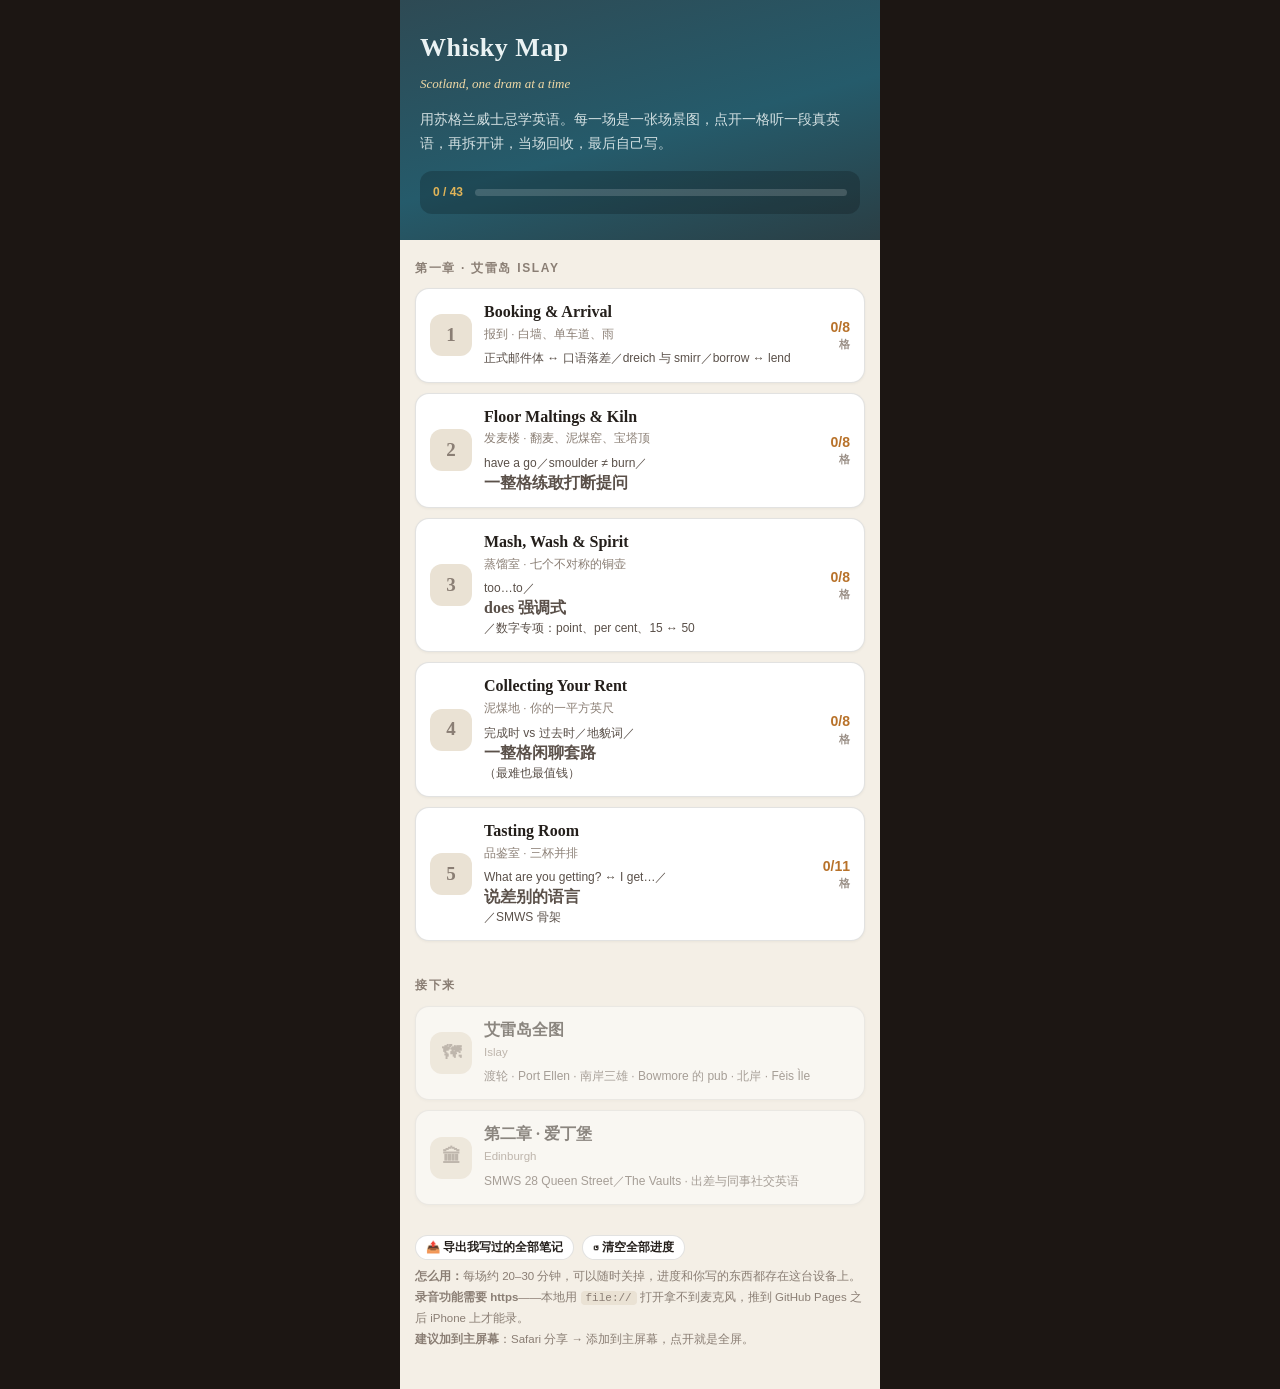
<file: index.html>
<!doctype html>
<html lang="zh-CN">
<head>
<meta charset="utf-8">
<meta name="viewport" content="width=device-width,initial-scale=1,viewport-fit=cover">
<meta name="apple-mobile-web-app-capable" content="yes">
<title>Whisky Map · 苏格兰威士忌地图</title>
<link rel="stylesheet" href="wm.css?v=5">
<style>
#app{padding-bottom:40px}
.hero{background:linear-gradient(165deg,#2E4A54,#255B6B 55%,#2A3E44);color:#EAF2F3;padding:calc(env(safe-area-inset-top) + 26px) 20px 26px}
.hero h1{font-family:var(--serif);font-size:26px;margin:0 0 3px;font-weight:600;letter-spacing:.5px}
.hero .gd{font-family:var(--serif);font-style:italic;font-size:13px;color:#F0D9A6;margin:0 0 12px}
.hero p{font-size:13.5px;color:rgba(234,242,243,.88);margin:0;line-height:1.75}
.total{display:flex;align-items:center;gap:12px;margin-top:16px;background:rgba(0,0,0,.2);border-radius:12px;padding:11px 13px}
.total .bar{flex:1;height:7px;border-radius:4px;background:rgba(255,255,255,.16);overflow:hidden}
.total .bar i{display:block;height:100%;background:linear-gradient(90deg,#D9B26A,#E0B458);border-radius:4px;transition:width .5s}
.total .n{font-size:12px;font-weight:700;color:var(--gold);white-space:nowrap}
.sec{padding:18px 15px 6px}
.sec h2{font-size:12px;letter-spacing:.14em;color:#8A7E74;font-weight:700;margin:0 0 10px;text-transform:uppercase}
.card{display:flex;gap:12px;align-items:center;background:#fff;border:1px solid var(--line);border-radius:14px;
padding:13px 14px;margin-bottom:10px;text-decoration:none;color:var(--ink);box-shadow:0 1px 3px rgba(36,31,27,.05)}
.card:active{transform:scale(.985)}
.card .no{flex:0 0 42px;height:42px;border-radius:12px;display:grid;place-items:center;font-family:var(--serif);
font-size:19px;font-weight:700;background:var(--paper2);color:#8A7E74}
.card.started .no{background:linear-gradient(150deg,#F0D9A6,var(--barley));color:#3E2E14}
.card.full .no{background:linear-gradient(150deg,#E0B458,#B8863C);color:#fff}
.card .t{flex:1;min-width:0}
.card .t b{display:block;font-family:var(--serif);font-size:16px;font-weight:600;line-height:1.3}
.card .t span{display:block;font-size:11.5px;color:#8A7E74;margin-top:2px}
.card .t em{display:block;font-size:12px;color:#5A5049;font-style:normal;margin-top:5px;line-height:1.6}
.card .pg{flex:0 0 auto;font-size:11px;font-weight:700;color:#9A8F86;text-align:right;line-height:1.4}
.card .pg b{display:block;font-size:14px;color:var(--amber)}
.card.full .pg b{color:var(--moss)}
.soon{opacity:.5;pointer-events:none}
.foot{padding:6px 15px 0;font-size:11.5px;color:#8A7E74;line-height:1.8}
.foot code{background:var(--paper2);padding:1px 5px;border-radius:4px;font-size:11px}
.tools{display:flex;gap:8px;padding:14px 15px 0;flex-wrap:wrap}
</style>
</head>
<body>
<div id="app">
<div class="hero">
  <h1>Whisky Map</h1>
  <p class="gd">Scotland, one dram at a time</p>
  <p>用苏格兰威士忌学英语。每一场是一张场景图，点开一格听一段真英语，再拆开讲，当场回收，最后自己写。</p>
  <div class="total"><span class="n" id="totN">0 / 40</span><span class="bar"><i id="totBar" style="width:0"></i></span></div>
</div>

<div class="sec">
  <h2>第一章 · 艾雷岛 Islay</h2>
  <a class="card" href="laphroaig-1-arrival.html" data-key="whiskymap.laphroaig.s1.v1" data-n="8">
    <span class="no">1</span>
    <span class="t"><b>Booking &amp; Arrival</b><span>报到 · 白墙、单车道、雨</span>
    <em>正式邮件体 ↔ 口语落差／dreich 与 smirr／borrow ↔ lend</em></span>
    <span class="pg"><b>—</b>格</span>
  </a>
  <a class="card" href="laphroaig-2-malting.html" data-key="whiskymap.laphroaig.s2.v1" data-n="8">
    <span class="no">2</span>
    <span class="t"><b>Floor Maltings &amp; Kiln</b><span>发麦楼 · 翻麦、泥煤窑、宝塔顶</span>
    <em>have a go／smoulder ≠ burn／<b>一整格练敢打断提问</b></em></span>
    <span class="pg"><b>—</b>格</span>
  </a>
  <a class="card" href="laphroaig-3-stills.html" data-key="whiskymap.laphroaig.s3.v1" data-n="8">
    <span class="no">3</span>
    <span class="t"><b>Mash, Wash &amp; Spirit</b><span>蒸馏室 · 七个不对称的铜壶</span>
    <em>too…to／<b>does 强调式</b>／数字专项：point、per cent、15 ↔ 50</em></span>
    <span class="pg"><b>—</b>格</span>
  </a>
  <a class="card" href="laphroaig-4-plot.html" data-key="whiskymap.laphroaig.s4.v1" data-n="8">
    <span class="no">4</span>
    <span class="t"><b>Collecting Your Rent</b><span>泥煤地 · 你的一平方英尺</span>
    <em>完成时 vs 过去时／地貌词／<b>一整格闲聊套路</b>（最难也最值钱）</em></span>
    <span class="pg"><b>—</b>格</span>
  </a>
  <a class="card" href="laphroaig-5-tasting.html" data-key="whiskymap.laphroaig.tasting.v2" data-n="11">
    <span class="no">5</span>
    <span class="t"><b>Tasting Room</b><span>品鉴室 · 三杯并排</span>
    <em>What are you getting? ↔ I get…／<b>说差别的语言</b>／SMWS 骨架</em></span>
    <span class="pg"><b>—</b>格</span>
  </a>
</div>

<div class="sec">
  <h2>接下来</h2>
  <div class="card soon"><span class="no">🗺</span>
    <span class="t"><b>艾雷岛全图</b><span>Islay</span>
    <em>渡轮 · Port Ellen · 南岸三雄 · Bowmore 的 pub · 北岸 · Fèis Ìle</em></span></div>
  <div class="card soon"><span class="no">🏛</span>
    <span class="t"><b>第二章 · 爱丁堡</b><span>Edinburgh</span>
    <em>SMWS 28 Queen Street／The Vaults · 出差与同事社交英语</em></span></div>
</div>

<div class="tools">
  <button class="btn sm" id="exportAll">📤 导出我写过的全部笔记</button>
  <button class="btn sm" id="wipe">↺ 清空全部进度</button>
</div>

<div class="foot">
  <b>怎么用：</b>每场约 20–30 分钟，可以随时关掉，进度和你写的东西都存在这台设备上。<br>
  <b>录音功能需要 https</b>——本地用 <code>file://</code> 打开拿不到麦克风，推到 GitHub Pages 之后 iPhone 上才能录。<br>
  <b>建议加到主屏幕</b>：Safari 分享 → 添加到主屏幕，点开就是全屏。
</div>
</div>

<script>
(function(){
 let done=0,total=0;
 document.querySelectorAll('.card[data-key]').forEach(c=>{
  const n=parseInt(c.dataset.n,10);let d=0;
  try{d=(JSON.parse(localStorage.getItem(c.dataset.key)||'[]')||[]).length}catch(e){}
  if(d>n)d=n;
  done+=d;total+=n;
  const pg=c.querySelector('.pg');
  pg.innerHTML='<b>'+d+'/'+n+'</b>格';
  if(d>=n)c.classList.add('full');else if(d>0)c.classList.add('started');
 });
 document.getElementById('totN').textContent=done+' / '+total;
 document.getElementById('totBar').style.width=(total?done/total*100:0)+'%';

 document.getElementById('exportAll').onclick=function(){
  let o={};try{o=JSON.parse(localStorage.getItem('whiskymap.notes.v1')||'{}')}catch(e){}
  const NAME={s1:'第 1 段 报到',s2:'第 2 段 发麦楼',s3:'第 3 段 蒸馏室',s4:'第 4 段 领地租',scene5:'第 5 段 品鉴室'};
  const L=['# Whisky Map · 我的全部笔记',''];
  Object.keys(NAME).forEach(k=>{
   const keys=Object.keys(o).filter(x=>x.indexOf(k+'.')===0&&o[x]&&o[x]!=='0'&&o[x]!=='1');
   if(!keys.length)return;
   L.push('## '+NAME[k]);
   keys.sort().forEach(x=>L.push('- **'+x.slice(k.length+1)+'**: '+o[x]));
   L.push('');
  });
  const txt=L.length>2?L.join('\n'):'（你还没写任何东西）';
  if(navigator.clipboard&&navigator.clipboard.writeText)
   navigator.clipboard.writeText(txt).then(()=>alert('全部笔记已复制到剪贴板，可以直接粘贴发给我批改。'),()=>prompt('手动复制：',txt));
  else prompt('手动复制：',txt);
 };
 document.getElementById('wipe').onclick=function(){
  if(!confirm('清空全部五场的学习进度？\n\n（你写过的笔记不会删——要删笔记请单独说）'))return;
  ['whiskymap.laphroaig.s1.v1','whiskymap.laphroaig.s2.v1','whiskymap.laphroaig.s3.v1',
   'whiskymap.laphroaig.s4.v1','whiskymap.laphroaig.tasting.v2'].forEach(k=>localStorage.removeItem(k));
  location.reload();
 };
})();
</script>
</body>
</html>
</file>
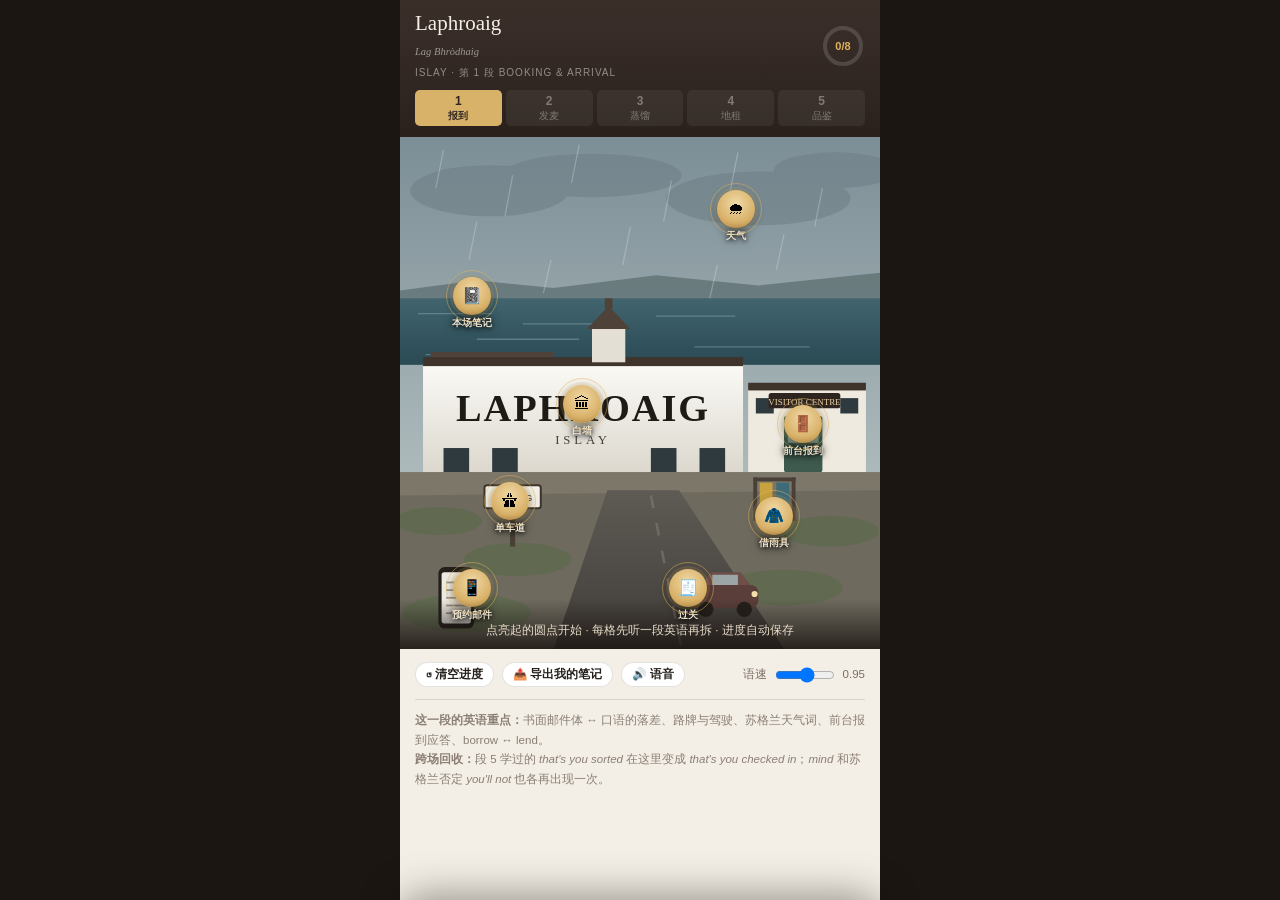
<file: laphroaig-1-arrival.html>
<!doctype html>
<html lang="zh-CN">
<head>
<meta charset="utf-8">
<meta name="viewport" content="width=device-width,initial-scale=1,viewport-fit=cover">
<meta name="apple-mobile-web-app-capable" content="yes">
<title>Laphroaig 1 · 报到 | Whisky Map</title>
<link rel="stylesheet" href="wm.css?v=5">
</head>
<body><div id="app"></div>
<script src="wm.js?v=5"></script>
<script>
const E=WM.el;

const SVG=`<svg class="bg" viewBox="0 0 375 400" preserveAspectRatio="xMidYMid slice" aria-hidden="true">
<defs>
<linearGradient id="sky" x1="0" y1="0" x2="0" y2="1"><stop offset="0" stop-color="#7C8E96"/><stop offset=".6" stop-color="#A8B6B8"/><stop offset="1" stop-color="#C4CBC6"/></linearGradient>
<linearGradient id="seaG" x1="0" y1="0" x2="0" y2="1"><stop offset="0" stop-color="#41646E"/><stop offset="1" stop-color="#2A4A54"/></linearGradient>
<linearGradient id="wallG" x1="0" y1="0" x2="0" y2="1"><stop offset="0" stop-color="#FBFAF6"/><stop offset="1" stop-color="#DCD8CE"/></linearGradient>
<linearGradient id="roadG" x1="0" y1="0" x2="0" y2="1"><stop offset="0" stop-color="#5E5A54"/><stop offset="1" stop-color="#403C38"/></linearGradient>
</defs>
<rect width="375" height="400" fill="url(#sky)"/>
<g fill="#6E7E86" opacity=".55"><ellipse cx="70" cy="42" rx="62" ry="20"/><ellipse cx="150" cy="30" rx="70" ry="17"/>
<ellipse cx="280" cy="48" rx="72" ry="21"/><ellipse cx="340" cy="26" rx="48" ry="14"/></g>
<path d="M0 120 L60 112 L120 118 L200 108 L280 116 L375 106 L375 128 L0 128 Z" fill="#5A6B6E" opacity=".7"/>
<rect x="0" y="126" width="375" height="52" fill="url(#seaG)"/>
<g stroke="#8FAEB4" stroke-width="1" opacity=".45">
<line x1="14" y1="138" x2="72" y2="138"/><line x1="96" y1="146" x2="168" y2="146"/><line x1="200" y1="140" x2="262" y2="140"/>
<line x1="60" y1="158" x2="140" y2="158"/><line x1="230" y1="164" x2="320" y2="164"/><line x1="20" y1="170" x2="86" y2="170"/></g>
<g><rect x="24" y="168" width="96" height="7" fill="#4E4239"/>
<rect x="34" y="175" width="5" height="22" fill="#3E342C"/><rect x="60" y="175" width="5" height="22" fill="#3E342C"/>
<rect x="88" y="175" width="5" height="22" fill="#3E342C"/><rect x="112" y="175" width="5" height="22" fill="#3E342C"/></g>
<g><rect x="18" y="176" width="250" height="86" fill="url(#wallG)"/>
<rect x="18" y="172" width="250" height="7" fill="#3E342C"/>
<text x="143" y="222" font-family="Georgia,serif" font-size="30" font-weight="bold" fill="#1E1A16" text-anchor="middle" letter-spacing="1.5">LAPHROAIG</text>
<text x="143" y="240" font-family="Georgia,serif" font-size="10" fill="#4A4038" text-anchor="middle" letter-spacing="3">ISLAY</text>
<rect x="34" y="243" width="20" height="19" fill="#2E3A3E"/><rect x="72" y="243" width="20" height="19" fill="#2E3A3E"/>
<rect x="196" y="243" width="20" height="19" fill="#2E3A3E"/><rect x="234" y="243" width="20" height="19" fill="#2E3A3E"/></g>
<g><rect x="272" y="196" width="92" height="66" fill="#EFEAE0"/>
<rect x="272" y="192" width="92" height="6" fill="#3E342C"/>
<rect x="300" y="218" width="30" height="44" rx="2" fill="#3E5A4E"/>
<rect x="303" y="224" width="24" height="15" fill="#9EBAB8" opacity=".7"/>
<circle cx="325" cy="242" r="1.8" fill="#D9B26A"/>
<rect x="278" y="204" width="14" height="12" fill="#2E3A3E"/><rect x="344" y="204" width="14" height="12" fill="#2E3A3E"/>
<rect x="288" y="200" width="56" height="12" rx="2" fill="#2E2521"/>
<text x="316" y="209" font-family="Georgia,serif" font-size="7" fill="#E8CFA0" text-anchor="middle">VISITOR CENTRE</text></g>
<g><rect x="150" y="150" width="26" height="26" fill="#E4DFD4"/>
<path d="M146 150 L163 132 L180 150 Z" fill="#4E4239"/><rect x="160" y="126" width="6" height="8" fill="#4E4239"/></g>
<rect x="0" y="262" width="375" height="138" fill="#6E6A5E"/>
<path d="M0 262 L375 262 L375 276 L0 280 Z" fill="#7C7768"/>
<path d="M120 400 L162 276 L218 276 L300 400 Z" fill="url(#roadG)"/>
<g stroke="#8A8478" stroke-width="2" stroke-dasharray="10 12" opacity=".5"><line x1="196" y1="280" x2="220" y2="400"/></g>
<g fill="#5E6B4E" opacity=".8"><ellipse cx="30" cy="300" rx="34" ry="11"/><ellipse cx="92" cy="330" rx="42" ry="13"/>
<ellipse cx="336" cy="308" rx="38" ry="12"/><ellipse cx="300" cy="352" rx="46" ry="14"/><ellipse cx="52" cy="372" rx="50" ry="15"/></g>
<g><rect x="86" y="286" width="4" height="34" fill="#4A4038"/>
<rect x="66" y="272" width="44" height="18" rx="2" fill="#F2EFE6" stroke="#3E342C" stroke-width="1.6"/>
<text x="88" y="284" font-family="Arial,sans-serif" font-size="7" fill="#241F1B" text-anchor="middle">PASSING</text></g>
<g transform="translate(226,340)">
<rect x="0" y="10" width="54" height="18" rx="6" fill="#5A3E3A"/>
<path d="M9 10 L17 0 L40 0 L48 10 Z" fill="#6E4E48"/>
<rect x="18" y="2" width="20" height="8" fill="#A8BCC0" opacity=".8"/>
<circle cx="13" cy="29" r="6" fill="#241F1B"/><circle cx="43" cy="29" r="6" fill="#241F1B"/>
<circle cx="51" cy="17" r="2.4" fill="#F0DFA8"/></g>
<g stroke="#DCE6E8" stroke-width="1" opacity=".3">
<line x1="34" y1="10" x2="28" y2="40"/><line x1="88" y1="30" x2="82" y2="62"/><line x1="140" y1="6" x2="134" y2="36"/>
<line x1="212" y1="34" x2="206" y2="66"/><line x1="264" y1="12" x2="258" y2="42"/><line x1="330" y1="40" x2="324" y2="70"/>
<line x1="60" y1="66" x2="54" y2="96"/><line x1="180" y1="70" x2="174" y2="100"/><line x1="300" y1="76" x2="294" y2="104"/>
<line x1="118" y1="96" x2="112" y2="122"/><line x1="248" y1="100" x2="242" y2="126"/></g>
<g transform="translate(30,336)">
<rect x="0" y="0" width="28" height="48" rx="5" fill="#241F1B"/>
<rect x="2.5" y="4" width="23" height="40" rx="2" fill="#EDEAE2"/>
<g stroke="#9A9288" stroke-width="1.4"><line x1="6" y1="12" x2="22" y2="12"/><line x1="6" y1="18" x2="22" y2="18"/>
<line x1="6" y1="24" x2="18" y2="24"/><line x1="6" y1="30" x2="22" y2="30"/><line x1="6" y1="36" x2="16" y2="36"/></g></g>
<g transform="translate(276,266)">
<rect x="0" y="0" width="3" height="34" fill="#4A4038"/><rect x="30" y="0" width="3" height="34" fill="#4A4038"/>
<rect x="0" y="0" width="33" height="3" fill="#4A4038"/>
<path d="M5 4 L5 26 L15 26 L15 4 Z" fill="#C8A23E"/><path d="M18 4 L18 26 L28 26 L28 4 Z" fill="#3E6B7A"/>
<rect x="6" y="27" width="8" height="9" rx="2" fill="#2E3A3E"/><rect x="19" y="27" width="8" height="9" rx="2" fill="#2E3A3E"/></g>
</svg>`;

const SPOTS=[
{id:"email",x:15,y:88,icon:"📱",label:"预约邮件",kind:"书面英语 · The confirmation",title:"确认邮件长什么样",
 passage:{cap:"English first · 邮件体（正式书面）",
  en:["Thank you for booking with Laphroaig Distillery.",
      "Your booking reference is LAP-4471.",
      "Please arrive at the visitor centre at least ten minutes before your tour is due to start.",
      "We regret that we are unable to admit latecomers once a tour has begun.",
      "Sensible footwear is required in production areas; open-toed shoes cannot be worn.",
      "Should you need to cancel, we ask for at least twenty-four hours' notice.",
      "We look forward to welcoming you."],
  zh:"感谢您预约拉弗格酒厂。<br>您的预约编号是 LAP-4471。<br>请于参观开始前至少十分钟抵达游客中心。<br>很抱歉，参观一旦开始，我们无法接待迟到者。<br>生产区需穿着合适的鞋；不可穿露趾鞋。<br>如需取消，请至少提前二十四小时告知。<br>期待您的到来。",
  tip:"这是<b>最正式的那一档英语</b>。听着别扭是对的——没有人这样说话，但所有确认邮件都这样写。"},
 build(b){
  b.appendChild(E("h3",null,"正式邮件体的三个标志"));
  b.appendChild(E("div","box","<p class='zh' style='margin:0'><b>① 用「我们很遗憾」代替「不行」</b><br><i>We regret that we are unable to…</i> ＝ <b>Sorry, you can't…</b><br>邮件里几乎从不直接说 can't / won't，一律包成这种壳。<br><br><b>② 名词化</b><br>口语说 <i>let us know</i>，邮件写 <i>we ask for … notice</i>（notice 名词）。<br>口语说 <i>wear proper shoes</i>，邮件写 <i>sensible footwear is required</i>（被动 + 名词）。<br><br><b>③ Should 开头的倒装</b><br><i>Should you need to cancel…</i> ＝ <i>If you need to cancel…</i><br>把 if 去掉、should 提到最前，是书面英语的正式变体。<b>写工作邮件可以直接用这一招。</b></p>"));
  b.appendChild(E("h3",null,"同一件事，两种说法"));
  const P=[["We regret that we are unable to admit latecomers.","Sorry, if you're late you'll not get in."],
           ["Sensible footwear is required.","Wear proper shoes."],
           ["Should you need to cancel, we ask for 24 hours' notice.","If you need to cancel, just let us know the day before."],
           ["We look forward to welcoming you.","See you then!"]];
  P.forEach(p=>{const d=E("div","box flat");
   const a=E("p","en",p[0]);a.style.fontSize="15px";a.appendChild(WM.sb(p[0]));
   const c=E("p","en",p[1]);c.style.cssText="font-size:15px;color:var(--moss);margin-top:6px";c.appendChild(WM.sb(p[1]));
   d.appendChild(E("div","small","<b>邮件</b>"));d.appendChild(a);
   d.appendChild(E("div","small","<b style='color:var(--moss)'>口语</b>"));d.appendChild(c);b.appendChild(d)});
  b.appendChild(E("div","box flat","<div class='small'><b>为什么先学这个：</b>到现场之前，唯一真正会用到英语的地方就是这封邮件和你的回信。<b>而同一套壳，写任何一封工作邮件都用得上。</b></div>"));
 },
 check:{q:"<b>“We regret that we are unable to admit latecomers once a tour has begun.”</b> 实际意思是？",
  opts:["参观开始后迟到就进不去了","迟到的人要另外付费","参观开始后会有人来接迟到的人","迟到需要提前打电话说明"],a:0,
  exp:"把正式壳剥掉：<b>we regret that we are unable to</b> ＝ sorry, we can't；<b>admit</b> ＝ 让……进入；<b>latecomers</b> ＝ 迟到的人。<br><br>合起来就是：<b>迟到不让进。</b><br><br>读正式英语的诀窍就是这个：<b>先找那个真正的动词</b>（admit），前面那一坨全是包装。"}},

{id:"road",x:23,y:71,icon:"🛣",label:"单车道",kind:"实用 · Single track road",title:"艾雷岛的路只有一条车道",
 passage:{
  en:["The road to the distillery is single track.",
      "That means one lane, shared in both directions.",
      "Every few hundred metres you'll see a passing place.",
      "If a car comes the other way, pull into the passing place on your left, or stop opposite the one on your right.",
      "Wait, let them through, and give them a wave. Everybody does it.",
      "And if somebody's behind you and going faster, pull in and let them past.",
      "Nobody's in a hurry here, but nobody likes being stuck behind a tourist either."],
  zh:"去酒厂的路是单车道。<br>意思是只有一条道，两个方向共用。<br>每隔几百米你会看到一个会车点。<br>对面来车时，靠左停进会车点；如果会车点在右边，就停在它正对面。<br>等着，让他们过去，然后挥个手。人人都这么做。<br>如果后面有人开得比你快，靠边让他们超过去。<br>这儿没人赶时间，但也没人喜欢被堵在游客后面。",
  tip:"艾雷岛<b>绝大部分公路都是单车道</b>。这一段是真会用上的攻略，不是背景知识。"},
 build(b){
  b.appendChild(E("h3",null,"三个动词短语，全是路上要用的"));
  WM.chips(b,[
   {en:"pull in / pull into the passing place",zh:"靠边停 / 停进会车点｜ pull 是开车靠边的专用动词"},
   {en:"let them through",zh:"让他们过去｜ through ＝ 穿过你这个位置"},
   {en:"let them past",zh:"让他们超过去｜ past ＝ 从旁边过去（超车）"},
   {en:"give them a wave",zh:"挥个手｜ 苏格兰高地和岛屿的礼节，不挥会显得没礼貌"},
   {en:"stop opposite the passing place",zh:"停在会车点正对面｜ opposite ＝ 正对面"}
  ]);
  b.appendChild(E("div","box","<p class='zh' style='margin:0'><b>through 和 past 差在哪？</b><br><br>· <b>let them through</b> ＝ 让对面来的车通过（迎面）<br>· <b>let them past</b> ＝ 让后面的车超过去（同向）<br><br>这两个介词一换意思就反了。路上会同时用到，值得记死。</p>"));
  b.appendChild(E("h3",null,"路牌上会看到的词"));
  WM.vocab(b,[
   {w:"passing place",ipa:"/ˈpɑːsɪŋ pleɪs/",zh:"会车点",ja:"待避所"},
   {w:"single track",ipa:"/ˈsɪŋɡl træk/",zh:"单车道",ja:"一車線道路"},
   {w:"blind summit",ipa:"/blaɪnd ˈsʌmɪt/",zh:"视线盲区坡顶",ja:"見通しの悪い頂上"},
   {w:"cattle grid",ipa:"/ˈkætl ɡrɪd/",zh:"拦牛栅（路面铁格）",ja:"家畜脱走防止溝"},
   {w:"oncoming traffic",ipa:"/ˈɒnkʌmɪŋ ˈtræfɪk/",zh:"对向来车",ja:"対向車"}
  ]);
  b.appendChild(E("div","box flat","<div class='small'><b>cattle grid</b> 值得单说：路面上一段铁格栅，车过得去、牛羊过不去，所以岛上不用装门。艾雷岛到处都是，压过去会「哐当哐当」响。</div>"));
 },
 check:{q:"后面的车想超你，你该做什么？",
  opts:["pull in and let them past","let them through","give them a wave and speed up","stop opposite them"],a:0,
  exp:"<b>past</b> 用于同向超车，<b>through</b> 用于对向会车。这里是后面的车 → <b>let them past</b>。<br><br>顺带：<b>pull in</b> 是「靠边停」的固定说法，不用 stop at the side。开车相关的动作英语几乎全靠这几个小品词撑着：pull in / pull out / pull over / pull up。"}},

{id:"weather",x:70,y:14,icon:"🌧",label:"天气",kind:"地道 · Scottish weather",title:"dreich 这个词没有英语对应",
 passage:{
  en:["It's a bit dreich today.",
      "That's a Scottish word — grey, damp and dark, all at the same time. There isn't an English word for it.",
      "It's not really raining, mind. This is smirr: rain so fine you don't notice it until you're soaked through.",
      "Give it twenty minutes and it might be sunny. Four seasons in one day, as they say.",
      "You'll want a jacket, but you'll not want an umbrella.",
      "The wind will have it off you before you get to the door."],
  zh:"今天有点 dreich。<br>这是个苏格兰词——灰、潮、暗，三样一起。英语里没有对应的词。<br>不过也不算真的在下雨。这叫 smirr：细到你察觉不到，等发现时已经湿透了。<br>再等二十分钟说不定就出太阳了。人家说的「一天四季」。<br>你会需要一件外套，但你不会想要伞。<br>还没走到门口，风就把它从你手里掀走了。",
  tip:"这一段有两个<b>回收</b>：<i>mind</i>（段 5 的 Just a drop, mind）和苏格兰否定 <i>you'll not</i>。听出来了吗？"},
 build(b){
  b.appendChild(E("h3",null,"两个词，苏格兰以外没人用"));
  b.appendChild(E("div","box","<p class='en' style='margin:0;font-size:19px'>dreich</p><p class='small' style='margin:3px 0 0'>/driːx/ 读「德里赫」，最后是喉音（跟 loch 的 ch 一样）<br><b>灰 + 潮 + 阴沉 + 让人提不起劲</b>——四个意思压在一个词里。苏格兰人认为这是他们最有用的词。</p>"));
  b.appendChild(E("div","box","<p class='en' style='margin:0;font-size:19px'>smirr</p><p class='small' style='margin:3px 0 0'>/smɪr/ <b>极细的飘雨</b>，不是 drizzle（毛毛雨），比那还细，像雾一样悬着。<br>艾雷岛的雨大部分是这种——所以伞没用，风也会把伞掀翻。</p>"));
  b.appendChild(E("h3",null,"聊天气用得上的"));
  WM.chips(b,[
   {en:"It's a bit dreich today.",zh:"今天有点阴湿。｜ 万能开场"},
   {en:"Some weather, eh?",zh:"这天气啊。｜ 最短的搭话"},
   {en:"Four seasons in one day.",zh:"一天四季。｜ 苏格兰人自嘲的固定说法"},
   {en:"It's turned, hasn't it?",zh:"变天了，是吧？｜ turn ＝ 天气转变"},
   {en:"It'll not last.",zh:"这天气不会持续的。｜ 苏格兰否定"},
   {en:"You'll get soaked through.",zh:"你会湿透。｜ soaked through ＝ 湿透"},
   {en:"At least it's dry.",zh:"至少没下雨。｜ 英国人最低标准的乐观"}
  ]);
  b.appendChild(E("div","box flat","<div class='small'><b>为什么天气这么重要：</b>在英国和苏格兰，天气是<b>默认的开场白</b>。跟陌生人搭话不需要理由，说一句天气就行，对方一定接。<br><br>这对「临场反应」这个痛点是最便宜的解法——<b>你永远有一句话可以说</b>，而且永远不会说错。</div>"));
 },
 check:{q:"他说 <b>“You'll not want an umbrella.”</b> 为什么？",
  opts:["风太大，伞会被掀翻或吹走","这里下的不是雨是雪","酒厂里面不让带伞","苏格兰人认为打伞不礼貌"],a:0,
  exp:"下一句给了答案：<b>The wind will have it off you</b> ＝ 风会把它从你身上/手里弄走。<br><br><b>have something off someone</b> 是很口语的说法。<br><br>另外注意 <b>you'll not</b>——这是段 5 学过的苏格兰否定第二次出现了。标准英语是 you won't。"}},

{id:"desk",x:84,y:56,icon:"🚪",label:"前台报到",kind:"核心场景 · Checking in",title:"Come away in out of the rain",
 passage:{
  en:["Morning! Come away in out of the rain.",
      "Have you got a booking with us? Lovely — what name is it under?",
      "Right, I've got you here: two for the eleven o'clock.",
      "Are either of you Friends of Laphroaig? You are? Brilliant — bring your certificate, or just your account, either's fine.",
      "That's you checked in. Have a seat and someone'll come and get you in about five minutes.",
      "Toilets are just through there, and the shop's open if you fancy a wander."],
  zh:"早上好！快进来别淋着。<br>您有预约吗？好的——是用什么名字订的？<br>好，找到您了：十一点那场，两位。<br>你们两位有人是 Friend of Laphroaig 吗？是吗？太好了——带证书来，或者账号就行，都可以。<br>那您这边就登记好了。请坐，大概五分钟会有人来接您。<br>洗手间就在那边，商店开着，想逛逛也行。",
  tip:"整段是前台一口气说完的。<b>注意她一次问了几个问题——现场就是这个语速。</b>"},
 build(b){
  b.appendChild(E("h3",null,"六个说法，全是直译不通的"));
  WM.chips(b,[
   {en:"Come away in.",zh:"快进来。｜ 苏格兰特有的欢迎语，away 在这儿没有「离开」的意思"},
   {en:"What name is it under?",zh:"是用什么名字订的？｜ under ＝ 记在……名下"},
   {en:"I've got you here.",zh:"找到您了（在系统里）。｜ 不是「我抓住你了」"},
   {en:"Two for the eleven o'clock.",zh:"十一点那场，两位。｜ 买票订座的固定说法"},
   {en:"That's you checked in.",zh:"您登记好了。｜ 段 5 的 that's you sorted 同一个结构"},
   {en:"If you fancy a wander.",zh:"要是想逛逛。｜ fancy ＝ 想要（英式）；a wander ＝ 随便走走"}
  ]);
  b.appendChild(E("h3",null,"你要说的那几句（就这么几句）"));
  WM.dialogue(b,[
   {who:"y",en:"Morning. I've got a booking for the eleven o'clock, under <mark class='k'>Chen</mark>.",zh:"早上好。我订了十一点那场，姓陈。"},
   {who:"g",en:"Chen… <mark>let's have a look</mark>… aye, here we are. Two of you?",zh:"陈……我看看……有了。两位吗？"},
   {who:"y",en:"Just me, actually. And I'm <mark class='k'>a Friend of Laphroaig</mark> — do I need to show anything?",zh:"其实就我一个。另外我是 Friend of Laphroaig——需要出示什么吗？"},
   {who:"g",en:"Not at all, I'll just pop it on the booking. <mark>That's you checked in.</mark>",zh:"完全不用，我记在预约上就行。您登记好了。"},
   {who:"y",en:"Great, thanks. <mark class='k'>Is there anywhere I can leave this?</mark>",zh:"太好了，谢谢。这个有地方可以放吗？"},
   {who:"g",en:"Aye, there's lockers round the corner. Help yourself.",zh:"有，转角有储物柜。自便。"}
  ],{g:"前台",y:"你"});
  b.appendChild(E("div","box flat","<div class='small'><b>数一下：你只说了四句。</b><br><br>报到这种场景，<b>你的话永远比对方少得多</b>。你需要的不是流利，是这四句里的固定结构：<br>· <i>I've got a booking … under [姓]</i><br>· <i>Just me, actually.</i>（actually 用来修正对方的假设，非常好用）<br>· <i>Do I need to …?</i><br>· <i>Is there anywhere I can …?</i>（问「哪儿能……」的万能句）</div>"));
 },
 check:{q:"前台问 <b>“What name is it under?”</b>，最合适的回答是？",
  opts:["Chen. C-H-E-N.","My name is Chen and I am from China.","It is under the table.","I have booked it yesterday."],a:0,
  exp:"这种场景<b>只需要姓，然后主动拼一遍</b>。中文姓氏对英国人来说全是陌生音，你不拼，对方一定会问「Sorry, how do you spell that?」——不如自己先拼掉。<br><br><b>拼名字是必备技能</b>：不用背字母表代码，慢慢一个个念清楚就行。"}},

{id:"kit",x:78,y:74,icon:"🧥",label:"借雨具",kind:"对话 · Borrowing waterproofs",title:"They lend you wellies",
 passage:{
  en:["We can lend you waterproofs if you're heading out to your plot.",
      "What size are you? We've got jackets from small up to extra large, and wellies in most sizes.",
      "They're clean, don't worry. Just bring them back when you're done.",
      "Are those shoes going to be alright? The ground out there is soft — you'll sink in.",
      "Honestly, take the wellies.",
      "Everybody says they'll be fine, and everybody comes back with wet feet."],
  zh:"如果你要去自己那块地，我们可以借你雨具。<br>你穿多大？外套有小号到加大号，雨靴大部分尺码都有。<br>是洗过的，别担心。用完还回来就行。<br>你那双鞋行吗？外面地很软——会陷进去的。<br>说真的，把雨靴穿上。<br>每个人都说自己没事，然后每个人回来都是湿脚。",
  tip:"最后一句是典型的<b>英式冷幽默</b>：不劝你，只陈述事实，让你自己得出结论。"},
 build(b){
  b.appendChild(E("h3",null,"英国人天天说、中国教材不教的词"));
  WM.vocab(b,[
   {w:"wellies",ipa:"/ˈweliz/",zh:"雨靴（Wellington boots 的昵称）",ja:"長靴"},
   {w:"waterproofs",ipa:"/ˈwɔːtəpruːfs/",zh:"防水衣裤（复数名词）",ja:"レインウェア"},
   {w:"to sink in",ipa:"/sɪŋk ɪn/",zh:"陷进去",ja:"沈み込む"},
   {w:"soft ground",ipa:"—",zh:"松软的地面（这里指泥煤地）",ja:"ぬかるみ"},
   {w:"to lend / to borrow",ipa:"/lend/ /ˈbɒrəʊ/",zh:"借出 / 借入（方向相反，别搞混）",ja:"貸す／借りる"}
  ]);
  b.appendChild(E("div","box","<p class='zh' style='margin:0'><b>lend 和 borrow 别搞反</b><br><br>· 他们 <b>lend</b> 你雨靴（东西从他们出去）<br>· 你 <b>borrow</b> 雨靴（东西到你这儿来）<br><br>你要说：<i>Could I <b>borrow</b> a pair of wellies?</i><br>他们会说：<i>We can <b>lend</b> you some.</i><br><br>中文都是「借」，所以这是中文母语者的高频错误。</p>"));
  b.appendChild(E("h3",null,"你会用到的"));
  WM.chips(b,[
   {en:"Could I borrow a jacket, please?",zh:"能借件外套吗？"},
   {en:"What size are you? — I'm a large, I think.",zh:"你穿多大？——大号吧我想。"},
   {en:"Do you have these in a bigger size?",zh:"这个有大一号的吗？"},
   {en:"Where should I bring them back to?",zh:"还到哪里？"},
   {en:"Are these alright to wear inside?",zh:"这个能穿进去吗？"}
  ]);
  b.appendChild(E("div","box flat","<div class='small'><b>英式冷幽默的结构</b>，值得学一下：<br><i>Everybody says they'll be fine, and everybody comes back with wet feet.</i><br><br>两个平行的句子，只换一个结果，<b>不下结论、不劝你</b>——笑点全在那个对比里。英国人的幽默大量靠这个：<b>把事实并排放，让听的人自己撞上去。</b></div>"));
 },
 check:{q:"你想跟前台要一双雨靴，哪句对？",
  opts:["Could I borrow a pair of wellies?","Could I lend a pair of wellies?","Could you borrow me a pair of wellies?","Could I lend you a pair of wellies?"],a:0,
  exp:"<b>borrow</b> ＝ 我把东西<b>拿过来</b>用；<b>lend</b> ＝ 我把东西<b>给出去</b>。<br><br>· 你要用 → <b>I borrow</b><br>· 他们给你 → <b>they lend me</b><br><br>C 选项 <i>Could you borrow me…</i> 是英语母语者小孩也会犯的错，但成年人不说。D 更离谱——你在把雨靴借给前台。"}},

{id:"wall",x:38,y:52,icon:"🏛",label:"白墙",kind:"威士忌 · The name on the wall",title:"那些字不是装饰，是给船看的",
 passage:{cap:"English first · 换成书面说明体",
  en:["The name is painted in black on a white wall, facing the sea, and it has been there for well over a century.",
      "Before there were proper roads on this coast, whisky left Laphroaig by boat.",
      "The letters were not decoration. They told the puffers where to tie up.",
      "The distillery was founded in 1815 by two brothers, Donald and Alexander Johnston.",
      "It stayed in the family for well over a hundred years, and it is now owned by Suntory of Japan.",
      "In 1994 it became the only whisky to carry a Royal Warrant.",
      "The wall still faces the sea, and the boats no longer come."],
  zh:"名字用黑漆写在白墙上，朝着海，已经在那儿一个多世纪了。<br>在这段海岸有像样的公路之前，威士忌是坐船离开拉弗格的。<br>那些字母不是装饰。它们告诉运货小汽船该在哪儿靠岸。<br>酒厂由 Donald 和 Alexander Johnston 兄弟建于 1815 年。<br>它在这个家族手里待了一百多年，如今归日本三得利所有。<br>1994 年它成为唯一持有王室认证的威士忌。<br>墙依然朝着海，而船不再来了。",
  tip:"注意最后一句的写法：<b>两个事实并排，中间用 and</b>，什么感慨都没写，但读起来是有分量的。"},
 build(b){
  b.appendChild(E("div","box","<p class='zh' style='margin:0'><b>puffer</b> ＝ 克莱德小汽船，19–20 世纪往返苏格兰西海岸和各岛的小型运货蒸汽船。艾雷岛的酒和麦芽全靠它们。<br><br>白墙黑字在海上几英里外就能认出来——<b>那是导航标识，不是 logo。</b>现在它成了整个威士忌世界最好认的一面墙。</p>"));
  b.appendChild(E("h3",null,"三个数字，记住就够"));
  b.appendChild(E("p","zh","· <b>1815</b>——建厂，Johnston 兄弟<br>· <b>1994</b>——获王室认证（当时的威尔士亲王、现查尔斯国王），也是 Friends of Laphroaig 成立那年<br>· <b>2014</b>——三得利收购 Beam，Laphroaig 归日本公司"));
  b.appendChild(E("h3",null,"「墙依然朝着海，而船不再来了」"));
  b.appendChild(E("div","box flat","<div class='small'>这句英语值得单独看：<br><i>The wall still faces the sea, and the boats no longer come.</i><br><br>· <b>still</b>（依然）和 <b>no longer</b>（不再）配成一对<br>· 两句都是最简单的主谓结构，一个形容词都没有<br>· 作者<b>没有说「令人惋惜」</b>，但你读到就感觉到了<br><br><b>这个手法可以直接偷：</b>想表达感慨时，不要写形容词，写两个对比的事实并排。写威士忌笔记立刻用得上。</div>"));
  b.appendChild(E("div","box flat","<div class='small'><b>⚑ 一个要标注的传说：</b>「禁酒令期间 Laphroaig 因为味道像药，被允许作为药用酒精进口美国」——这个故事流传极广、酒厂也爱讲，但<b>缺少可靠的一手记录</b>。当故事听可以，别当史实引用。</div>"));
 },
 check:{q:"为什么把名字写那么大画在朝海的墙上？",
  opts:["给运货的船看的，等于航海标识","为了游客拍照","这是王室认证的要求","为了防止别的酒厂冒用"],a:0,
  exp:"<b>They told the puffers where to tie up.</b> — tie up ＝ 系缆、靠岸。<br><br>在没有公路的年代，酒厂全靠海运，墙上的名字就是<b>给船长看的路标</b>。<br><br>顺带学一个结构：<b>tell somebody where to do something</b>——tell / show / ask 后面都能接「疑问词 + to do」：<i>show me how to use it / ask him where to go</i>。"}},

{id:"notes",x:15,y:31,icon:"📓",label:"本场笔记",kind:"写作 · Your notes for this scene",title:"这一场，你自己写",
 notes:{
  taskTitle:"写一封预约邮件",
  task:"给酒厂写一封 <b>4–6 句</b>的预约邮件。这一封你去之前<b>真的要写</b>，所以现在写出来，到时候改改就能发。<br><br><b>必须包含：</b><br>· 想订哪一场、几个人、大概什么日期<br>· 说明你是 Friend of Laphroaig<br>· 问一个问题（比如：那段时间是不是停产期？）<br>· 用一次 <b>Should you… / Could you…</b> 这种正式壳",
  placeholder:"Dear Laphroaig,\n\nI would like to…",
  minHeight:"140px",
  checklist:["<b>正式壳</b>：用了 <i>I would like to / Could you please / Should you need</i> 之类了吗？（别写 I want）",
   "<b>冠词</b>：a booking / the eleven o'clock / an enquiry —— 每个可数名词前有东西吗？",
   "<b>动词形式</b>：I <b>am writing</b> to ask（邮件开头的固定时态）；被动要用过去分词，别写成 -ing",
   "<b>问句语序</b>：<i>Could you tell me whether the distillery is closed…</i>（间接问句<b>不倒装</b>）",
   "<b>拼写</b>：enquiry / apologise / flavour —— 英式",
   "<b>结尾</b>：不认识对方名字用 <i>Yours faithfully</i>；知道名字用 <i>Yours sincerely</i>；日常用 <i>Kind regards</i>"],
  ref:"Dear Sir or Madam,\n\nI am writing to book a distillery tour for two people in early June next year. Could you tell me whether any tours are available in the first week of June, and whether the production areas will be open at that time? I am a Friend of Laphroaig, so I would also like to collect my dram while I am there. Should you need any further details, please let me know.\n\nKind regards,\n…",
  refNote:"用到的：<b>I am writing to…</b>（邮件开头万能句）／<b>Could you tell me whether…</b>（间接问句，不倒装）／<b>Should you need…</b>（正式倒装）／<b>Kind regards</b>。<br><br><b>没有一个难词。正式不等于难，正式等于用对壳。</b>"
 }},

{id:"outro",x:60,y:88,icon:"🧾",label:"过关",kind:"过关 · Produce, don't pick",title:"这一关要你真的写英语",outro:true}
];

WM.boot({
 sceneKey:"s1",
 progressKey:"whiskymap.laphroaig.s1.v1",
 sub:"ISLAY · 第 1 段 BOOKING &amp; ARRIVAL",
 crumbs:[{n:1,t:"报到",on:true},{n:2,t:"发麦",href:"laphroaig-2-malting.html"},
         {n:3,t:"蒸馏",href:"laphroaig-3-stills.html"},{n:4,t:"地租",href:"laphroaig-4-plot.html"},
         {n:5,t:"品鉴",href:"laphroaig-5-tasting.html"}],
 svg:SVG,spots:SPOTS,
 note:"<b>这一段的英语重点：</b>书面邮件体 ↔ 口语的落差、路牌与驾驶、苏格兰天气词、前台报到应答、borrow ↔ lend。<br><b>跨场回收：</b>段 5 学过的 <i>that's you sorted</i> 在这里变成 <i>that's you checked in</i>；<i>mind</i> 和苏格兰否定 <i>you'll not</i> 也各再出现一次。",
 doneMsg:"☔️ <b>这一场走完了。下一场：发麦楼。</b>",
 exportTitle:"Laphroaig · 第 1 段 Booking & Arrival · 我的笔记",
 dict:["I've got a booking for the eleven o'clock, under Chen.",
       "If a car comes the other way, pull into the passing place and let them through.",
       "You'll want a jacket, but you'll not want an umbrella."],
 comp:[
  {sit:"你到了前台，报上预约。你订的是下午两点那场，姓陈。",
   need:["用 <b>I've got a booking</b>","用 <b>under</b> + 姓，并主动拼一遍"],
   ref:"I've got a booking for the two o'clock, under Chen. That's C-H-E-N."},
  {sit:"对面来车了，你想问同行的人「我该停哪儿」。",need:["用 <b>pull in</b>","用 <b>Should I…?</b>"],
   ref:"Should I pull into the passing place, or wait here and let them through?"},
  {sit:"你想借一双雨靴，还想问还到哪里。",need:["用 <b>borrow</b>（不是 lend）","问一句 <b>Where should I…?</b>"],
   ref:"Could I borrow a pair of wellies, please? And where should I bring them back to?"},
  {sit:"写邮件问：六月第一周有没有场次，那时候生产区开不开。",
   need:["用 <b>Could you tell me whether…</b>","间接问句<b>不能倒装</b>"],
   ref:"Could you tell me whether any tours are available in the first week of June, and whether the production areas will be open?"}],
 fix:[
  {bad:"Could you lend a pair of wellies?",good:"Could I borrow a pair of wellies?",
   why:"你要<b>拿过来</b>用 → <b>borrow</b>。lend 是给出去，方向反了。"},
  {bad:"I have a booking under the name of Chen at yesterday.",good:"I've got a booking under the name of Chen.",
   why:"预约是<b>现在</b>有效的，不是昨天的动作，<b>at yesterday</b> 整个删掉（而且 yesterday 前面从不加 at）。"},
  {bad:"Could you tell me whether are there any tours in June?",good:"Could you tell me whether there are any tours in June?",
   why:"<b>间接问句不倒装。</b>whether/if 后面照陈述句语序走：there are，不是 are there。这是中文母语者的高频错。"},
  {bad:"Please let them past when a car comes the other way.",good:"Please let them through when a car comes the other way.",
   why:"对向来车用 <b>through</b>；后车超车才用 <b>past</b>。"},
  {bad:"The ground is very soft so you will sink into.",good:"The ground is very soft, so you'll sink in.",
   why:"<b>sink in</b> 是不及物短语，后面没宾语就不能用 into。into 必须带宾语：sink into the mud。"},
  {bad:"I am writing for to book a tour.",good:"I am writing to book a tour.",
   why:"<b>for to</b> 不存在。目的直接用 <b>to + 动词原形</b>。"}]
});
</script>
</body>
</html>
</file>
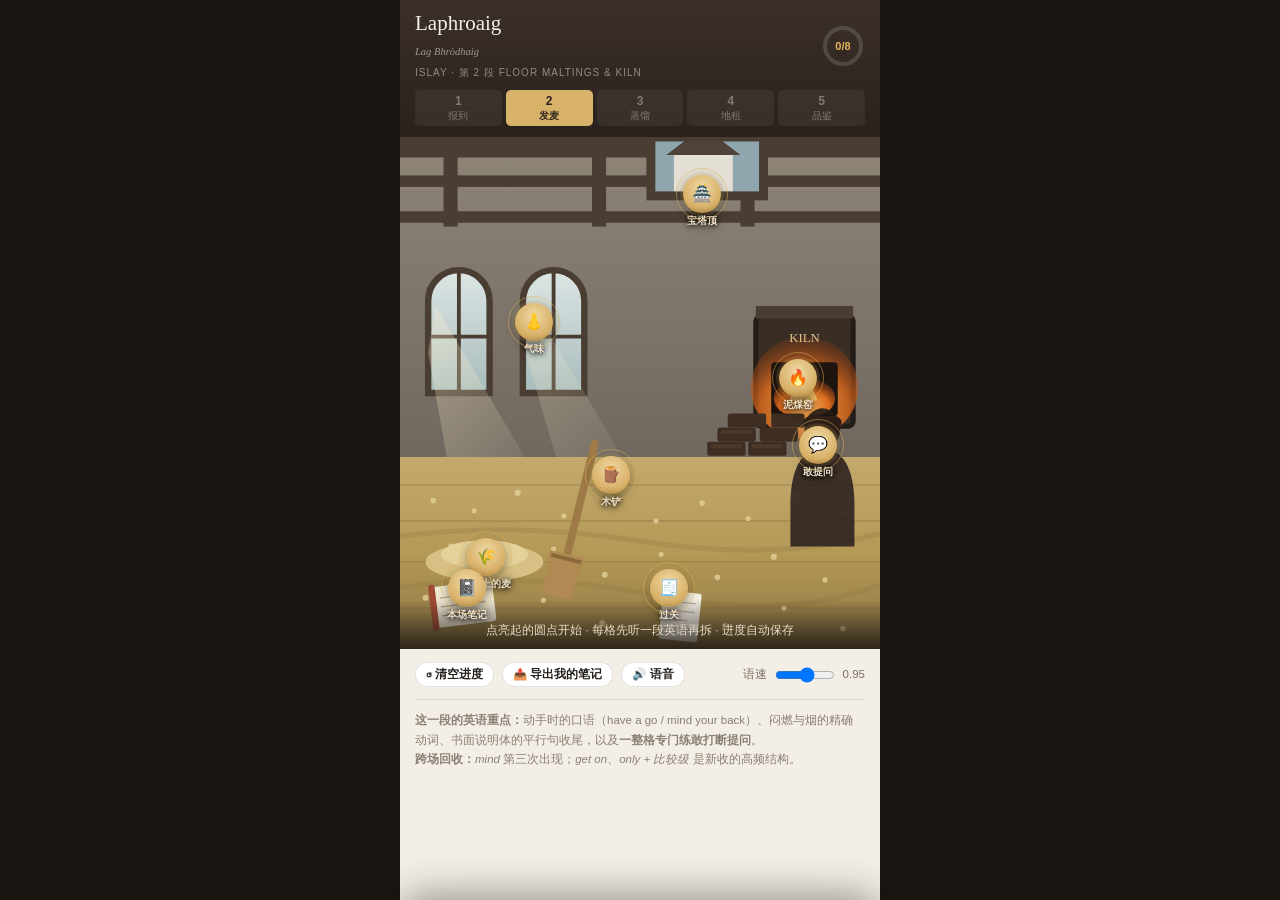
<file: laphroaig-2-malting.html>
<!doctype html>
<html lang="zh-CN">
<head>
<meta charset="utf-8">
<meta name="viewport" content="width=device-width,initial-scale=1,viewport-fit=cover">
<meta name="apple-mobile-web-app-capable" content="yes">
<title>Laphroaig 2 · 发麦楼 | Whisky Map</title>
<link rel="stylesheet" href="wm.css?v=5">
</head>
<body><div id="app"></div>
<script src="wm.js?v=5"></script>
<script>
const E=WM.el,SB=WM.sb;

const SVG=`<svg class="bg" viewBox="0 0 375 400" preserveAspectRatio="xMidYMid slice" aria-hidden="true">
<defs>
<linearGradient id="wallG" x1="0" y1="0" x2="0" y2="1"><stop offset="0" stop-color="#8E8577"/><stop offset="1" stop-color="#5E5750"/></linearGradient>
<linearGradient id="flr" x1="0" y1="0" x2="0" y2="1"><stop offset="0" stop-color="#C4A96E"/><stop offset=".5" stop-color="#B39856"/><stop offset="1" stop-color="#8E7742"/></linearGradient>
<linearGradient id="win" x1="0" y1="0" x2="0" y2="1"><stop offset="0" stop-color="#DCE6E4"/><stop offset="1" stop-color="#A8BCBC"/></linearGradient>
<radialGradient id="fire" cx=".5" cy=".7" r=".8"><stop offset="0" stop-color="#FFC46A"/><stop offset=".5" stop-color="#D9691E"/><stop offset="1" stop-color="rgba(120,40,10,0)"/></radialGradient>
<linearGradient id="shaft" x1="0" y1="0" x2="1" y2="1"><stop offset="0" stop-color="rgba(255,240,205,.34)"/><stop offset="1" stop-color="rgba(255,240,205,0)"/></linearGradient>
</defs>
<rect width="375" height="400" fill="url(#wallG)"/>
<!-- 天花梁 -->
<g fill="#4A3E33"><rect x="0" y="0" width="375" height="16"/>
<rect x="0" y="30" width="375" height="9"/><rect x="0" y="58" width="375" height="9"/>
<rect x="34" y="0" width="11" height="70"/><rect x="150" y="0" width="11" height="70"/><rect x="266" y="0" width="11" height="70"/></g>
<!-- 宝塔顶（透过屋顶开口） -->
<g><rect x="196" y="0" width="88" height="46" fill="#8FA6AE"/>
<rect x="214" y="14" width="46" height="32" fill="#E4DFD4"/>
<path d="M208 14 L237 -8 L266 14 Z" fill="#4E4239"/>
<rect x="233" y="-14" width="8" height="8" fill="#4E4239"/>
<g opacity=".45" fill="#DCE2E0"><ellipse cx="237" cy="-4" rx="16" ry="6"/><ellipse cx="252" cy="-12" rx="12" ry="5"/></g>
<rect x="196" y="0" width="88" height="46" fill="none" stroke="#4A3E33" stroke-width="7"/></g>
<!-- 拱窗 -->
<g>
<path d="M22 128 a24 24 0 0 1 48 0 v72 h-48 Z" fill="url(#win)"/>
<path d="M22 128 a24 24 0 0 1 48 0 v72 h-48 Z" fill="none" stroke="#4A3E33" stroke-width="5"/>
<line x1="46" y1="106" x2="46" y2="200" stroke="#4A3E33" stroke-width="3"/><line x1="22" y1="156" x2="70" y2="156" stroke="#4A3E33" stroke-width="3"/>
<path d="M96 128 a24 24 0 0 1 48 0 v72 h-48 Z" fill="url(#win)"/>
<path d="M96 128 a24 24 0 0 1 48 0 v72 h-48 Z" fill="none" stroke="#4A3E33" stroke-width="5"/>
<line x1="120" y1="106" x2="120" y2="200" stroke="#4A3E33" stroke-width="3"/><line x1="96" y1="156" x2="144" y2="156" stroke="#4A3E33" stroke-width="3"/></g>
<!-- 光柱 -->
<path d="M28 132 L120 288 L44 292 L22 168 Z" fill="url(#shaft)"/>
<path d="M104 132 L196 288 L134 292 L98 168 Z" fill="url(#shaft)" opacity=".7"/>
<!-- 窑门 + 火光 -->
<g><rect x="278" y="140" width="76" height="86" rx="4" fill="#3A2E24" stroke="#241C16" stroke-width="4"/>
<ellipse cx="316" cy="196" rx="42" ry="40" fill="url(#fire)" opacity=".85"/>
<rect x="290" y="176" width="52" height="42" rx="3" fill="#1E1410"/>
<ellipse cx="316" cy="204" rx="24" ry="16" fill="url(#fire)"/>
<path d="M304 206 q6 -14 12 -4 q6 -12 10 4 z" fill="#FFCC70" opacity=".9"/>
<rect x="278" y="132" width="76" height="10" fill="#4A3E33"/>
<text x="316" y="160" font-family="Georgia,serif" font-size="10" fill="#E0C58E" text-anchor="middle">KILN</text></g>
<!-- 泥煤堆 -->
<g fill="#3E2E22">
<rect x="240" y="238" width="30" height="11" rx="2"/><rect x="272" y="238" width="30" height="11" rx="2"/>
<rect x="248" y="227" width="30" height="11" rx="2"/><rect x="281" y="227" width="30" height="11" rx="2"/>
<rect x="256" y="216" width="30" height="11" rx="2"/><rect x="290" y="216" width="26" height="11" rx="2"/></g>
<g fill="#54402F" opacity=".6"><rect x="243" y="240" width="24" height="3"/><rect x="275" y="240" width="24" height="3"/><rect x="251" y="229" width="24" height="3"/></g>
<!-- 地板 -->
<rect x="0" y="250" width="375" height="150" fill="url(#flr)"/>
<g opacity=".35" stroke="#7A6636" stroke-width="1">
<line x1="0" y1="272" x2="375" y2="272"/><line x1="0" y1="300" x2="375" y2="300"/>
<line x1="0" y1="332" x2="375" y2="332"/><line x1="0" y1="368" x2="375" y2="368"/></g>
<g fill="#E0CE96" opacity=".85">
<circle cx="26" cy="284" r="2.2"/><circle cx="58" cy="292" r="2"/><circle cx="92" cy="278" r="2.4"/><circle cx="128" cy="296" r="2"/>
<circle cx="164" cy="282" r="2.3"/><circle cx="200" cy="300" r="2"/><circle cx="236" cy="286" r="2.2"/><circle cx="272" cy="298" r="2"/>
<circle cx="308" cy="280" r="2.4"/><circle cx="344" cy="294" r="2"/><circle cx="40" cy="320" r="2.4"/><circle cx="80" cy="336" r="2.2"/>
<circle cx="120" cy="322" r="2"/><circle cx="160" cy="342" r="2.3"/><circle cx="204" cy="326" r="2"/><circle cx="248" cy="344" r="2.2"/>
<circle cx="292" cy="328" r="2.4"/><circle cx="332" cy="346" r="2"/><circle cx="20" cy="360" r="2.3"/><circle cx="66" cy="374" r="2.2"/>
<circle cx="112" cy="362" r="2"/><circle cx="158" cy="380" r="2.4"/><circle cx="206" cy="366" r="2.1"/><circle cx="254" cy="382" r="2.3"/>
<circle cx="300" cy="368" r="2"/><circle cx="346" cy="384" r="2.2"/></g>
<!-- 翻过的痕迹 -->
<g opacity=".28" stroke="#8E7742" stroke-width="4" fill="none">
<path d="M0 312 q90 -12 190 4 t185 -6"/><path d="M0 352 q100 -14 200 6 t175 -8"/></g>
<!-- 木铲 shiel -->
<g transform="translate(150,236) rotate(14)">
<rect x="0" y="0" width="6" height="96" rx="3" fill="#9E7A46"/>
<path d="M-11 92 L17 92 L14 126 L-8 126 Z" fill="#B08A52"/>
<rect x="-9" y="94" width="24" height="3" fill="#8A6838"/></g>
<!-- 麦堆 -->
<g><ellipse cx="66" cy="332" rx="46" ry="15" fill="#D6C084"/><ellipse cx="66" cy="326" rx="34" ry="11" fill="#E4D29A"/></g>
<!-- 导览员 -->
<g opacity=".9" transform="translate(330,228)"><ellipse cx="0" cy="0" rx="14" ry="16" fill="#241C18"/>
<path d="M0 16 C-16 16 -24 30 -25 56 L-25 92 L25 92 L25 56 C24 30 16 16 0 16 Z" fill="#2E2420"/>
<ellipse cx="0" cy="-5" rx="15" ry="7" fill="#1C1512"/></g>
<!-- 笔记本 -->
<g transform="translate(24,352)"><rect x="0" y="0" width="48" height="32" rx="3" fill="#EFE7D2" transform="rotate(-7)"/>
<g transform="rotate(-7)" stroke="#B0A088" stroke-width="1"><line x1="6" y1="9" x2="41" y2="9"/><line x1="6" y1="16" x2="41" y2="16"/><line x1="6" y1="23" x2="33" y2="23"/></g>
<rect x="-2" y="-2" width="5" height="36" rx="2" fill="#9E4B34" transform="rotate(-7)"/></g>
<!-- 小票 -->
<g transform="translate(206,354)"><rect x="0" y="0" width="30" height="38" rx="2" fill="#F2EDE2" transform="rotate(6)"/>
<g transform="rotate(6)" stroke="#B8AE9E" stroke-width="1"><line x1="4" y1="8" x2="26" y2="8"/><line x1="4" y1="15" x2="26" y2="15"/><line x1="4" y1="22" x2="21" y2="22"/><line x1="4" y1="29" x2="26" y2="29"/></g></g>
</svg>`;

const SPOTS=[
{id:"barley",x:18,y:82,icon:"🌾",label:"地板上的麦",kind:"工序 · Germination",title:"它以为春天到了",
 passage:{
  en:["This is barley, and right now it thinks it's spring.",
      "We soak it in water for two or three days, and it starts to sprout.",
      "That's what we're after — because when a grain sprouts, it turns its own starch into sugar.",
      "No sugar, no alcohol. It's as simple as that.",
      "Then we spread it out on this floor, about a foot deep, and we let it get on with it.",
      "Laphroaig is one of the few places left that still does this by hand — about ten per cent of what we use."],
  zh:"这是大麦，此刻它以为春天到了。<br>我们把它在水里泡两三天，它就开始发芽。<br>这正是我们要的——因为一粒谷物发芽时，会把自己的淀粉转成糖。<br>没有糖就没有酒精。就这么简单。<br>然后我们把它铺在这片地板上，大约一英尺厚，剩下的让它自己去弄。<br>拉弗格是少数还在手工做这件事的地方之一——大概占我们用量的百分之十。",
  tip:"注意 <b>it thinks it's spring</b>——把大麦拟人化。英语说明事情时非常爱这么干，比讲原理好懂十倍。"},
 build(b){
  b.appendChild(E("h3",null,"两个能直接搬走的句式"));
  b.appendChild(E("div","box","<p class='zh' style='margin:0'><b>① No X, no Y.</b><br><i>No sugar, no alcohol.</i>「没有糖就没有酒精」<br>省略到只剩两个名词，是英语里最有力的结构之一。<br><i>No peat, no smoke. / No rain, no whisky. / No pain, no gain.</i>（这句你早就会）<br><br><b>② It's as simple as that.</b><br>「就这么简单」——讲完一个道理收尾用，非常常见。你做技术汇报也能用。</p>"));
  b.appendChild(E("h3",null,"let it get on with it"));
  b.appendChild(E("div","box flat","<div class='small'><b>get on with it</b> ＝ 继续做、自己去弄。<br>· <i>We let it get on with it.</i> 我们不管它，让它自己长。<br>· <i>Just get on with it!</i> 别废话，快做。（对人说，语气偏冲）<br>· <i>How are you getting on?</i> 你进展如何？（很常见的问候）<br><br><b>get on</b> 这个词组在英式英语里出现频率极高，而且意思差很远，要靠后面的介词分辨。</div>"));
  b.appendChild(E("h3",null,"这一段的词"));
  WM.vocab(b,[
   {w:"barley",ipa:"/ˈbɑːli/",zh:"大麦",ja:"大麦"},
   {w:"to soak",ipa:"/səʊk/",zh:"浸泡",ja:"浸す"},
   {w:"to sprout / to germinate",ipa:"/spraʊt/ /ˈdʒɜːmɪneɪt/",zh:"发芽",ja:"発芽する"},
   {w:"starch",ipa:"/stɑːtʃ/",zh:"淀粉",ja:"デンプン"},
   {w:"malt",ipa:"/mɔːlt/",zh:"麦芽（名词）；发麦（动词）",ja:"モルト／麦芽"},
   {w:"a foot deep",ipa:"—",zh:"一英尺厚（约 30 公分）",ja:"1フィートの厚さ"}
  ]);
 },
 check:{q:"<b>“we let it get on with it”</b> 在这里是什么意思？",
  opts:["不去管它，让它自己长","让它继续加热","把它移到下一道工序","让它待在水里"],a:0,
  exp:"<b>get on with it</b> ＝ 自己继续做下去。加上 <b>let</b> 就是「放手不管」。<br><br>顺带把 get on 的几个意思一起收了：<br>· <i>How are you getting on?</i> ＝ 你进展怎样？（问候）<br>· <i>I get on well with him.</i> ＝ 我跟他处得来（with 某人）<br>· <i>Get on the bus.</i> ＝ 上车<br><br>同一个词组，靠后面的小品词分意思——<b>这是英式英语最难也最值钱的部分。</b>"}},

{id:"shiel",x:44,y:66,icon:"🪵",label:"木铲",kind:"动手 · Turning the malt",title:"Go on, have a go",
 passage:{
  en:["Here — take this. It's called a shiel.",
      "The grain heats up as it germinates, so it has to be turned, every four hours, day and night, for about a week.",
      "If we don't, it cakes together and cooks itself.",
      "Go on, have a go. Push it in flat, and lift.",
      "Aye, like that. Mind your back.",
      "Now do that for eight hours and you'll understand why most distilleries stopped."],
  zh:"来——拿着。这个叫 shiel（木铲）。<br>谷物发芽时会发热，所以必须翻动，每四小时一次，日夜不停，翻大约一个星期。<br>不翻的话，它会结成块，把自己焖熟。<br>来吧，试一下。平着插进去，然后抬起来。<br>对，就这样。当心腰。<br>现在这么干八个小时，你就明白为什么大部分酒厂都不干了。",
  tip:"<b>Mind your back</b> ——段 5 的 <i>Just a drop, mind</i> 又出现了，同一个 mind。"},
 build(b){
  b.appendChild(E("h3",null,"英国人天天说的「试一下」"));
  WM.chips(b,[
   {en:"Go on, have a go.",zh:"来，试一下。｜ have a go ＝ 试试（英式，比 try 亲切）"},
   {en:"Do you want a go?",zh:"你要试试吗？｜ a go 是可数名词"},
   {en:"Give it a go.",zh:"试试看。"},
   {en:"I'll have a go at it later.",zh:"我待会儿试试。｜ have a go at + 某事"},
   {en:"Mind your back.",zh:"当心腰。｜ mind ＝ 注意、当心"},
   {en:"Mind your head.",zh:"当心头（低门框）。｜ 在苏格兰老酒厂里天天听得到"}
  ]);
  b.appendChild(E("div","box","<p class='zh' style='margin:0'><b>Go on 的三种用法</b>（语气差很多）<br><br>· <b>鼓励</b>：<i>Go on, have a go.</i>「来嘛，试试」——最常见<br>· <b>继续</b>：<i>Go on, I'm listening.</i>「说下去，我在听」<br>· <b>不信</b>：<i>Go on!</i>（升调）「不会吧！」<br><br>全靠语调分。你只要能<b>听出</b>是哪一种就够了，说的时候用第一种最安全。</p>"));
  b.appendChild(E("h3",null,"你可以说的"));
  WM.dialogue(b,[
   {who:"y",en:"<mark class='k'>Can I have a go?</mark>",zh:"我能试试吗？"},
   {who:"g",en:"Of course. On you go.",zh:"当然。你上。"},
   {who:"y",en:"Like this? — <mark class='k'>Am I doing it right?</mark>",zh:"这样吗？——我做得对吗？"},
   {who:"g",en:"Aye, that's it. Keep it flat, don't dig.",zh:"对，就这样。平着来，别往下挖。"},
   {who:"y",en:"<mark class='k'>It's heavier than it looks.</mark>",zh:"比看起来重。"},
   {who:"g",en:"It is that. And this is a wee bit of it — try a full floor.",zh:"确实。而这才一点点——试试整个地板。"}
  ]);
  b.appendChild(E("div","box flat","<div class='small'><b>“It's heavier than it looks.”</b> 这个句型你到处能用：<br><i>It's harder than it looks. / It's smaller than it looks. / It's further than it looks.</i><br><br><b>比较级 + than it looks</b>——一句话就能表达「跟想的不一样」，而且完全不需要复杂词汇。<b>这是你最该囤的那类句型：结构简单、场合无限。</b></div>"));
 },
 check:{q:"导览员说 <b>“Go on, have a go.”</b> 他在做什么？",
  opts:["鼓励你上手试一下","让他自己过去","让你走开","问你要不要走了"],a:0,
  exp:"<b>have a go</b> ＝ 试一下（英式口语，比 try 更轻松）。<b>Go on</b> 在这儿是鼓励，不是「走」。<br><br>两个都用了 go，但一个都不表示「去」——<b>这就是英式口语最坑的地方：最简单的词组合起来意思完全变了。</b>好消息是这类组合数量有限，撞见一次记住一次就行。"}},

{id:"kiln",x:83,y:47,icon:"🔥",label:"泥煤窑",kind:"核心 · The peat reek",title:"Mind your eyes",
 passage:{
  en:["Mind your eyes. Right — in you go, throw it on.",
      "That's peat, cut by hand out on the moor a few miles from here.",
      "It doesn't burn the way wood burns. It smoulders, and it gives off a thick, wet, oily smoke.",
      "That smoke is the whole point. We call it the peat reek.",
      "Seventeen hours of this, and then we finish the drying with hot air.",
      "Everything you'll taste in the glass later starts in this room."],
  zh:"当心眼睛。好——上吧，扔进去。<br>这是泥煤，在几英里外的荒原上手工切下来的。<br>它烧起来跟木头不一样。它是<b>闷燃</b>，冒出又厚又湿又油的烟。<br>那烟就是全部意义。我们叫它 peat reek。<br>这样熏十七个小时，然后用热风把干燥收尾。<br>你之后在杯子里尝到的一切，都从这个房间开始。",
  tip:"最后一句把这一场和段 5 接上了。<b>你在品鉴室闻到的药味，就是在这里被放进去的。</b>"},
 build(b){
  b.appendChild(E("h3",null,"burn 和 smoulder 差在哪"));
  b.appendChild(E("div","box","<p class='zh' style='margin:0'><b>burn</b> /bɜːn/ ＝ 有火焰地烧<br><b>smoulder</b> /ˈsməʊldə/ ＝ <b>无焰闷燃</b>，冒烟不起火<br><br>泥煤如果起明火就没用了——要的正是那股闷出来的烟。所以这个词在这儿不能换。<br><br>顺带：<b>smoulder</b> 还有比喻义，形容压着的怒火或情绪：<i>a smouldering resentment</i>（憋着的怨气）。</p>"));
  b.appendChild(E("h3",null,"reek 是个有意思的词"));
  b.appendChild(E("div","box flat","<div class='small'>在标准英语里 <b>reek</b> ＝ 臭味，是贬义的：<i>It reeks of fish.</i>「一股鱼腥味」。<br><br>但在苏格兰语里 <b>reek</b> 原本就是「烟」，没有贬义。爱丁堡的老外号 <b>Auld Reekie</b>（老烟城）就是这个词——因为家家烧煤。<br><br>所以 <b>peat reek</b> 在酒厂里是个褒义词，指泥煤烟。<b>同一个词在两种语言里分了岔，这就是苏格兰英语的日常状态。</b></div>"));
  b.appendChild(E("h3",null,"泥煤这一段的词"));
  WM.vocab(b,[
   {w:"to smoulder",ipa:"/ˈsməʊldə/",zh:"闷燃（无明火）",ja:"くすぶる"},
   {w:"peat reek",ipa:"/piːt riːk/",zh:"泥煤烟（苏格兰语）",ja:"ピート香"},
   {w:"moor",ipa:"/mʊə/",zh:"荒原、高沼地",ja:"荒野／ムーア"},
   {w:"to cut peat",ipa:"—",zh:"切泥煤（手工用特制铁锹）",ja:"ピートを切り出す"},
   {w:"kiln",ipa:"/kɪln/",zh:"烘麦窑",ja:"キルン／乾燥塔"},
   {w:"to give off",ipa:"/ɡɪv ɒf/",zh:"散发出（烟、味、热）",ja:"放出する"}
  ]);
  b.appendChild(E("div","box flat","<div class='small'><b>Mind 第三次出现了。</b><br>段 5：<i>Just a drop, mind.</i>（句尾，＝提醒）<br>段 2：<i>Mind your back. / Mind your eyes.</i>（句首，＝当心）<br><br>同一个词两种用法，在英国你一天能撞上十次。<b>不用背，撞够次数自然就分得清了</b>——这个项目就是让你撞。</div>"));
 },
 check:{q:"为什么说泥煤是 <b>smoulders</b> 而不是 <b>burns</b>？",
  opts:["它是无明火的闷燃，要的就是那股烟","它烧得比木头快","它烧起来没有味道","它其实点不着"],a:0,
  exp:"<b>burn</b> 有火焰；<b>smoulder</b> 无焰、只冒烟。<br><br>做泥煤威士忌要的<b>正是烟不是火</b>——起明火反而把酚烧掉了。所以这个动词在这儿是精确的技术用词，不是文学修辞。<br><br>这也是段 5 那句 <i>You are tasting the island</i> 的物理机制：<b>烟 → 酚 → 附着到麦芽 → 进你杯子。</b>"}},

{id:"pagoda",x:63,y:11,icon:"🏯",label:"宝塔顶",kind:"建筑 · The pagoda",title:"那不是装饰，是烟囱",
 passage:{cap:"English first · 换成书面说明体",
  en:["Look up. That shape on the roof — we call it a pagoda — is not Chinese, and it is not decoration.",
      "It is a chimney.",
      "It was designed in the 1880s by an architect called Charles Doig, to draw the smoke up through the drying barley.",
      "Doig built them all over Speyside and the islands, and they became the sign that said: whisky is made here.",
      "Many distilleries kept the shape long after they stopped malting their own barley.",
      "So when you see one, it may be a working chimney, or it may be a memory."],
  zh:"抬头看。屋顶上那个形状——我们管它叫 pagoda（宝塔）——不是中国的，也不是装饰。<br>它是一个烟囱。<br>它由建筑师 Charles Doig 在 1880 年代设计，用来把烟从正在烘干的大麦中抽上去。<br>Doig 在斯佩塞和各岛上到处建，它们成了一个标志，意思是：这里酿威士忌。<br>很多酒厂在不再自己发麦之后，仍然保留了这个形状。<br>所以当你看到一个宝塔顶，它可能是一个还在工作的烟囱，也可能只是一段记忆。",
  tip:"又是书面体：不用缩写（It is / It was），句子长，最后一句用 <b>it may be A, or it may be B</b> 的平行结构收尾。"},
 build(b){
  b.appendChild(E("div","box","<p class='zh' style='margin:0'><b>为什么叫 pagoda？</b><br>19 世纪的英国人管一切多层翘檐的东西都叫 pagoda（宝塔）。Doig 自己给它起的名字其实是 <b>Doig Ventilator</b>（Doig 通风器），但没人这么叫。<br><br><b>它现在成了威士忌的通用符号</b>——你在任何一个威士忌品牌的 logo 上看到那个尖顶，都是从这儿来的。</p>"));
  b.appendChild(E("h3",null,"最后那句的写法值得偷"));
  b.appendChild(E("div","box flat","<div class='small'><i>It <b>may be</b> a working chimney, or it <b>may be</b> a memory.</i><br><br>· 同一个句式重复一次，只换最后一个词<br>· 前一个是<b>具体的</b>（chimney），后一个是<b>抽象的</b>（memory）<br>· 作者不解释，让落差自己产生<br><br><b>「具体 → 抽象」的平行句</b>是英语散文最常用的收尾法。段 1 白墙那句（<i>the wall still faces the sea, and the boats no longer come</i>）是同一个套路的变体。<br><br>你写威士忌笔记时可以直接套：<i>It may be a flavour, or it may be a place.</i></div>"));
  b.appendChild(E("h3",null,"顺带的建筑词"));
  WM.vocab(b,[
   {w:"chimney",ipa:"/ˈtʃɪmni/",zh:"烟囱",ja:"煙突"},
   {w:"to draw (smoke)",ipa:"/drɔː/",zh:"抽（烟气）",ja:"引く／通風する"},
   {w:"pagoda roof",ipa:"/pəˈɡəʊdə ruːf/",zh:"宝塔顶",ja:"パゴダ屋根"},
   {w:"Speyside",ipa:"/ˈspeɪsaɪd/",zh:"斯佩塞（苏格兰最大威士忌产区）",ja:"スペイサイド"}
  ]);
 },
 check:{q:"宝塔顶到底是什么？",
  opts:["烟囱——把烟从烘干的大麦里抽上去","装饰性的中式屋顶","储存麦芽的塔楼","观景台"],
  a:0,exp:"<b>It is a chimney.</b> 单独成一句，就是为了强调这个反转。<br><br>关键动词是 <b>draw</b>：<i>to draw the smoke up through the drying barley</i>。draw 在这里不是「画」也不是「拉」，而是<b>抽气流</b>——烟囱、壁炉、通风都用它。<br><br>另一个常见搭配：<i>The fire isn't drawing well.</i>「这炉子抽风不好」。"}},

{id:"smell",x:28,y:36,icon:"👃",label:"气味",kind:"感官 · Naming a smell",title:"闻到什么，就说什么",
 passage:{
  en:["Have a good sniff. What does it remind you of?",
      "Most people say bread first — wet bread, or a bakery.",
      "Then the smoke comes in over the top of it, and that one is harder to name.",
      "Some say a bonfire, some say a hospital, some say an old ashtray.",
      "There's no right answer here either. Just say the first thing that comes into your head.",
      "You'll meet this smell again later, in the glass. It'll be the same smell, only smaller."],
  zh:"好好闻一下。它让你想起什么？<br>大多数人先说面包——湿面包，或者面包房。<br>然后烟味压过来盖在上面，那个就比较难说出名字了。<br>有人说篝火，有人说医院，有人说旧烟灰缸。<br>这里也一样没有标准答案。想到什么就说什么。<br>你后面还会再遇到这个气味，在杯子里。同一个味道，只是小一号。",
  tip:"这一格是段 5 品鉴的<b>预演</b>。同一套「说出你感觉到什么」的语言，只是现在闻的是麦芽不是酒。"},
 build(b){
  b.appendChild(E("h3",null,"回答「让你想起什么」的四种框架"));
  WM.chips(b,[
   {en:"It reminds me of bread.",zh:"让我想起面包。｜ remind me OF，介词不能少"},
   {en:"It smells like a bonfire.",zh:"闻起来像篝火。｜ smell like + 名词"},
   {en:"There's something smoky about it.",zh:"它身上有股烟味。｜ something + 形容词 + about it"},
   {en:"It's a bit like a hospital, if that makes sense.",zh:"有点像医院，不知道这么说合不合适。｜ 万能缓冲"},
   {en:"I can smell it, I just can't name it.",zh:"我闻得到，就是说不出名字。｜ 承认卡壳的最好说法"},
   {en:"What does it remind you of?",zh:"你觉得像什么？｜ 把球踢回去"}
  ]);
  b.appendChild(E("div","box","<p class='zh' style='margin:0'><b>remind 的两个坑</b><br><br>① <b>remind me OF</b>（想起某物）—— 介词是 of，不是 to<br>　<i>It reminds me of my hometown.</i> ✓<br>② <b>remind me TO do</b>（提醒我去做）—— 完全不同的意思<br>　<i>Remind me to call her.</i>「提醒我给她打电话」<br><br>一个 of 一个 to，意思差十万八千里。<b>威士忌场合永远用 of。</b></p>"));
  b.appendChild(E("h3",null,"闻到的这几样，用英语怎么说"));
  WM.vocab(b,[
   {w:"a bakery",ipa:"/ˈbeɪkəri/",zh:"面包房",ja:"パン屋"},
   {w:"a bonfire",ipa:"/ˈbɒnfaɪə/",zh:"篝火、露天火堆",ja:"焚き火"},
   {w:"an ashtray",ipa:"/ˈæʃtreɪ/",zh:"烟灰缸",ja:"灰皿"},
   {w:"damp",ipa:"/dæmp/",zh:"潮的（比 wet 轻，带霉气）",ja:"湿っぽい"},
   {w:"to sniff",ipa:"/snɪf/",zh:"嗅、吸气闻",ja:"クンクン嗅ぐ"},
   {w:"to name a smell",ipa:"—",zh:"说出一个气味叫什么",ja:"匂いを言い当てる"}
  ]);
  b.appendChild(E("div","box flat","<div class='small'><b>“the same smell, only smaller”</b><br><br><b>only + 比较级</b> ＝「只是……一点」，用来在肯定之后补一个小修正：<br><i>the same thing, only cheaper / the same road, only longer</i><br><br>这个结构极短、极常用，而且中文里没有对应的说法，所以中国学习者几乎不会主动用。<b>值得单独记下来。</b></div>"));
 },
 check:{q:"「这让我想起面包」哪句对？",
  opts:["It reminds me of bread.","It reminds me to bread.","It reminds me about bread.","It reminds bread to me."],a:0,
  exp:"<b>remind sb. OF sth.</b> ＝ 让某人想起某物。<br><br>· <i>remind me <b>of</b></i> ＝ 想起（记忆被勾起）<br>· <i>remind me <b>to</b> do</i> ＝ 提醒我去做某事<br><br>这两个只差一个介词，意思完全不同。品鉴场合永远是 <b>of</b>。<br><br>顺带，最自然的组合是 <b>What does it remind you of? → It reminds me of…</b>，问和答用同一个介词，很好记。"}},

{id:"ask",x:87,y:60,icon:"💬",label:"敢提问",kind:"痛点专项 · Interrupting",title:"打断导览员是被允许的",
 passage:{
  en:["Don't be shy about stopping me. I'd far rather you asked.",
      "If you want me to slow down, just say: sorry, can I ask something?",
      "If you didn't hear me, say: sorry, I didn't catch that.",
      "If it was a word you don't know, say: what does that mean, sorry?",
      "Nobody minds. Half the questions I get asked, I had to ask somebody myself once.",
      "And there's no such thing as a stupid question in a distillery. There's only whisky you don't understand yet."],
  zh:"别不好意思打断我。我宁可你问。<br>想让我慢一点，就说：不好意思，我能问一下吗？<br>没听清，就说：抱歉，我没听清。<br>是个你不认识的词，就说：抱歉，那是什么意思？<br>没人会介意。我被问到的问题里，有一半我自己当年也得去问别人。<br>而且在酒厂里没有蠢问题这回事。只有你还没搞懂的威士忌。",
  tip:"<b>这一格是给你的痛点专门做的。</b>你选的是「开口说 / 临场反应」——而现场最卡人的不是说不出，是<b>不敢打断</b>。"},
 build(b){
  b.appendChild(E("h3",null,"三句救命的（背下来，一字不改）"));
  WM.chips(b,[
   {en:"Sorry, can I ask something?",zh:"不好意思，我能问一下吗？｜ 打断的万能开头"},
   {en:"Sorry, I didn't catch that.",zh:"抱歉，我没听清。｜ catch ＝ 听清，不用 hear"},
   {en:"What does that mean, sorry?",zh:"抱歉，那是什么意思？｜ sorry 放句尾更轻"}
  ]);
  b.appendChild(E("div","box","<p class='zh' style='margin:0'><b>为什么用 catch 不用 hear？</b><br><br>· <i>I didn't <b>hear</b> you.</i> ＝ 我没听见（声音没到）——听起来像在怪对方声音小<br>· <i>I didn't <b>catch</b> that.</i> ＝ 我没接住（听见了但没抓住）——<b>把责任放在自己这边</b>，礼貌得多<br><br>英国人几乎只说 catch。这一个词的差别，是「显得没礼貌」和「显得得体」的差别。</p>"));
  b.appendChild(E("h3",null,"再加四句，覆盖所有卡壳场景"));
  WM.chips(b,[
   {en:"Could you say that again, please?",zh:"能再说一遍吗？"},
   {en:"Could you slow down a wee bit?",zh:"能稍微慢一点吗？｜ a wee bit ＝ 一点点（苏格兰）"},
   {en:"Sorry, was that fifteen or fifty?",zh:"抱歉，是 15 还是 50？｜ 数字必须确认"},
   {en:"How do you spell that?",zh:"那怎么拼？｜ 遇到人名地名直接问"}
  ]);
  b.appendChild(E("h3",null,"完整走一遍"));
  WM.dialogue(b,[
   {who:"g",en:"…and then the reek comes up through the perforated floor for about seventeen hours—",zh:"……然后烟从带孔的地板往上走，大约十七个小时——"},
   {who:"y",en:"<mark class='k'>Sorry, can I ask something?</mark> <mark class='k'>What does 'reek' mean?</mark>",zh:"不好意思我能问一下吗？reek 是什么意思？"},
   {who:"g",en:"Reek's just the old Scots word for smoke. Edinburgh's nickname is Auld Reekie — Old Smoky.",zh:"reek 就是苏格兰古语里的「烟」。爱丁堡的外号 Auld Reekie 就是「老烟城」。"},
   {who:"y",en:"Ah, got it. <mark class='k'>And sorry, was that seventeen hours or seventy?</mark>",zh:"啊，懂了。另外抱歉，是十七小时还是七十？"},
   {who:"g",en:"Seventeen. Seven-teen. Aye, they sound the same, everybody asks.",zh:"十七。十-七。对，听起来一样，人人都问。"},
   {who:"y",en:"<mark class='k'>Thanks, sorry to interrupt.</mark>",zh:"谢谢，抱歉打断了。"},
   {who:"g",en:"Not at all. Ask away.",zh:"完全不用。尽管问。"}
  ]);
  b.appendChild(E("div","box flat","<div class='small'><b>数一下：你打断了两次，一共说了三十来个词。</b><br><br>而你换来的是：一个新词的来历、一个地名的典故、一个确认过的数字。<br><br><b>这就是这一格真正想教的事</b>——打断的成本比你以为的低得多，收益比你以为的高得多。而对方那句 <i>everybody asks</i> 是真的：这些问题他一天要回答十遍。</div>"));
 },
 check:{q:"没听清对方说的话，最得体的说法是？",
  opts:["Sorry, I didn't catch that.","Sorry, I didn't hear you.","Sorry, please speak louder.","Sorry, what? I can't understand."],a:0,
  exp:"<b>catch</b> ＝ 我没接住，责任在我 → 礼貌。<br><b>hear</b> ＝ 我没听见，暗示你声音小 → 有点怪对方。<br><b>speak louder</b> 是直接下命令 → 在英国听起来相当冲。<br><br>英国人礼貌的核心逻辑就是这个：<b>把问题揽到自己身上，而不是指出对方的不足。</b>这一条在开会、打电话、点单时全都用得上。"}},

{id:"notes",x:14,y:88,icon:"📓",label:"本场笔记",kind:"写作 · Your notes for this scene",title:"这一场，你自己写",
 notes:{
  taskTitle:"写三到五个你会问的问题",
  task:"你正跟着导览走，想问几个问题。<b>用英语写出三到五个问句</b>，真的问得出口的那种。<br><br><b>必须包含：</b><br>· 至少一个 <b>Sorry, can I ask…?</b> 开头的<br>· 至少一个 <b>What does … mean?</b>（注意语序）<br>· 至少一个 <b>间接问句</b>：<i>Could you tell me where / how / whether …</i>（<b>不倒装</b>）<br>· 至少一个确认数字的：<i>Was that … or …?</i>",
  placeholder:"Sorry, can I ask something? …",
  minHeight:"130px",
  checklist:["<b>直接问句要倒装</b>：What <b>does</b> that <b>mean</b>?（不是 What means that?）",
   "<b>间接问句不倒装</b>：Could you tell me where the peat <b>comes</b> from?（不是 where does the peat come from）",
   "<b>助动词后用原形</b>：I didn't <b>catch</b>（不是 didn't catched）",
   "<b>冠词</b>：a question / the barley / an hour —— 都带上了吗？",
   "<b>时长用 for</b>：for about a week（不是 during a week）",
   "<b>explain 不能双宾</b>：explain <b>this to me</b>（不是 explain me this）"],
  ref:"Sorry, can I ask something? How long does the barley stay on the floor? And what does 'reek' mean — is it a Scots word? Sorry, I didn't catch the number: was that seventeen hours or seventy? One more thing — could you tell me where the peat is cut?",
  refNote:"五个问句，用到：<b>Sorry, can I ask…?</b>（打断）／<b>How long does…?</b>（直接问句倒装）／<b>What does X mean?</b>（不是 What means X）／<b>was that A or B?</b>（确认数字）／<b>could you tell me where … is cut</b>（间接问句<b>不倒装</b>）。<br><br><b>没有一个难词。</b>问句的难点从来不是词汇，是语序。"
 }},

{id:"outro",x:56,y:88,icon:"🧾",label:"过关",kind:"过关 · Produce, don't pick",title:"这一关要你真的写英语",outro:true}
];

WM.boot({
 sceneKey:"s2",
 progressKey:"whiskymap.laphroaig.s2.v1",
 sub:"ISLAY · 第 2 段 FLOOR MALTINGS &amp; KILN",
 crumbs:[{n:1,t:"报到",href:"laphroaig-1-arrival.html"},{n:2,t:"发麦",on:true},
         {n:3,t:"蒸馏",href:"laphroaig-3-stills.html"},{n:4,t:"地租",href:"laphroaig-4-plot.html"},
         {n:5,t:"品鉴",href:"laphroaig-5-tasting.html"}],
 svg:SVG,spots:SPOTS,
 note:"<b>这一段的英语重点：</b>动手时的口语（have a go / mind your back）、闷燃与烟的精确动词、书面说明体的平行句收尾，以及<b>一整格专门练敢打断提问</b>。<br><b>跨场回收：</b><i>mind</i> 第三次出现；<i>get on</i>、<i>only + 比较级</i> 是新收的高频结构。",
 doneMsg:"🔥 <b>这一场走完了。下一场：蒸馏室。</b>",
 exportTitle:"Laphroaig · 第 2 段 Floor Maltings & Kiln · 我的笔记",
 dict:["It doesn't burn the way wood burns. It smoulders.",
       "Sorry, I didn't catch that. Could you say it again?",
       "We turn it every four hours, day and night, for about a week."],
 comp:[
  {sit:"导览员讲太快了，你想打断一下问个问题。",need:["用 <b>Sorry, can I ask…?</b>","再加一句请他慢一点"],
   ref:"Sorry, can I ask something? Could you slow down a wee bit?"},
  {sit:"他说了一个数字你没听清，可能是 15 也可能是 50。",need:["用 <b>I didn't catch</b>","用 <b>was that … or …?</b>"],
   ref:"Sorry, I didn't catch that — was that fifteen or fifty?"},
  {sit:"他用了一个词 reek，你不认识。",need:["用 <b>What does … mean?</b>（注意语序）","句尾加 sorry"],
   ref:"What does 'reek' mean, sorry?"},
  {sit:"你想问泥煤是在哪儿切的。",need:["用 <b>Could you tell me where…</b>","间接问句<b>不能倒装</b>"],
   ref:"Could you tell me where the peat is cut?"}],
 fix:[
  {bad:"Sorry, I didn't catched that.",good:"Sorry, I didn't catch that.",why:"<b>did/didn't 后面永远用动词原形</b>。过去时已经由 did 表达了，动词不再变。"},
  {bad:"What means 'reek'?",good:"What does 'reek' mean?",why:"英语直接问句必须有<b>助动词倒装</b>：What <b>does</b> X <b>mean</b>? 中文「什么意思」的语序直接搬过来就错。"},
  {bad:"Could you tell me where does the peat come from?",good:"Could you tell me where the peat comes from?",why:"<b>间接问句不倒装。</b>where 后面照陈述句语序：the peat comes。这是中文母语者最顽固的错之一。"},
  {bad:"Please explain me this word.",good:"Please explain this word to me.",why:"<b>explain 不能带双宾语。</b>人要用 to 引出：explain sth. <b>to</b> sb.。同类的还有 say / describe / suggest。"},
  {bad:"It smoulders during seventeen hours.",good:"It smoulders for seventeen hours.",why:"<b>时长用 for</b>（for two days / for a week）；<b>during</b> 后面接的是一段有名字的时期（during the war / during the tour）。"},
  {bad:"There is no such thing like a stupid question.",good:"There is no such thing as a stupid question.",why:"固定搭配是 <b>no such thing as</b>，不是 like。"}]
});
</script>
</body>
</html>
</file>
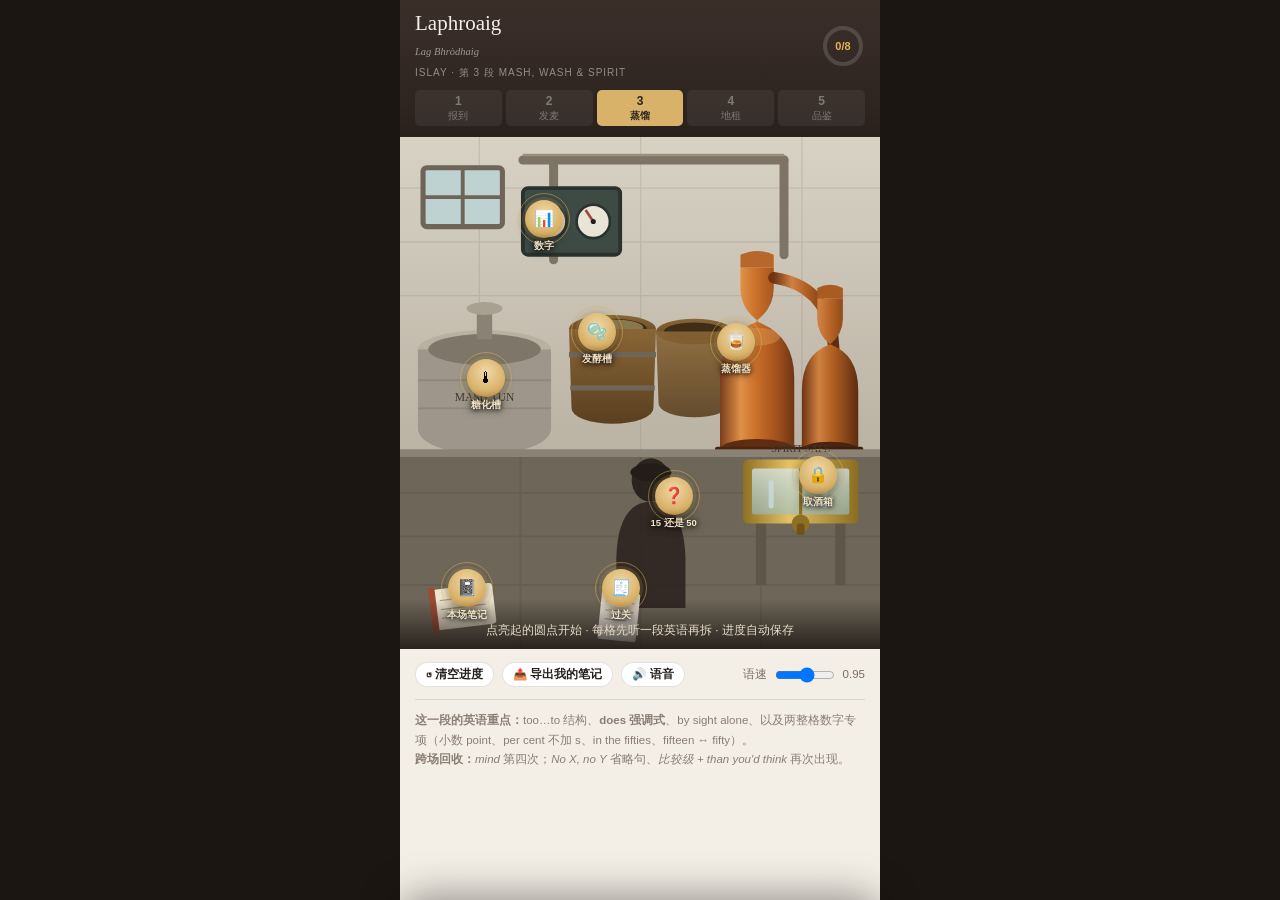
<file: laphroaig-3-stills.html>
<!doctype html>
<html lang="zh-CN">
<head>
<meta charset="utf-8">
<meta name="viewport" content="width=device-width,initial-scale=1,viewport-fit=cover">
<meta name="apple-mobile-web-app-capable" content="yes">
<title>Laphroaig 3 · 蒸馏室 | Whisky Map</title>
<link rel="stylesheet" href="wm.css?v=5">
</head>
<body><div id="app"></div>
<script src="wm.js?v=5"></script>
<script>
const E=WM.el;

const SVG=`<svg class="bg" viewBox="0 0 375 400" preserveAspectRatio="xMidYMid slice" aria-hidden="true">
<defs>
<linearGradient id="wallG" x1="0" y1="0" x2="0" y2="1"><stop offset="0" stop-color="#D8D2C4"/><stop offset="1" stop-color="#A8A091"/></linearGradient>
<linearGradient id="cu" x1="0" y1="0" x2="1" y2="0"><stop offset="0" stop-color="#7A3E1C"/><stop offset=".28" stop-color="#E09048"/><stop offset=".5" stop-color="#C86E28"/><stop offset=".78" stop-color="#A0501C"/><stop offset="1" stop-color="#6E3414"/></linearGradient>
<linearGradient id="cu2" x1="0" y1="0" x2="1" y2="0"><stop offset="0" stop-color="#6E3414"/><stop offset=".3" stop-color="#D08040"/><stop offset=".55" stop-color="#B05F22"/><stop offset="1" stop-color="#5E2C10"/></linearGradient>
<linearGradient id="wood" x1="0" y1="0" x2="0" y2="1"><stop offset="0" stop-color="#8A6636"/><stop offset="1" stop-color="#5A4020"/></linearGradient>
<linearGradient id="brass" x1="0" y1="0" x2="1" y2="0"><stop offset="0" stop-color="#8E7024"/><stop offset=".4" stop-color="#E4C264"/><stop offset="1" stop-color="#8A6C22"/></linearGradient>
<linearGradient id="glass" x1="0" y1="0" x2="0" y2="1"><stop offset="0" stop-color="rgba(214,232,236,.75)"/><stop offset="1" stop-color="rgba(150,190,200,.6)"/></linearGradient>
</defs>
<rect width="375" height="400" fill="url(#wallG)"/>
<g opacity=".22" stroke="#8A8172" stroke-width="1">
<line x1="0" y1="40" x2="375" y2="40"/><line x1="0" y1="82" x2="375" y2="82"/><line x1="0" y1="124" x2="375" y2="124"/>
<line x1="62" y1="0" x2="62" y2="248"/><line x1="188" y1="0" x2="188" y2="248"/><line x1="314" y1="0" x2="314" y2="248"/></g>
<!-- 高窗 -->
<g><rect x="18" y="24" width="62" height="46" rx="3" fill="#BFD2D2" stroke="#6E6558" stroke-width="4"/>
<line x1="49" y1="24" x2="49" y2="70" stroke="#6E6558" stroke-width="3"/><line x1="18" y1="47" x2="80" y2="47" stroke="#6E6558" stroke-width="3"/></g>
<!-- 管道 -->
<g stroke="#7E7466" stroke-width="7" fill="none" stroke-linecap="round">
<path d="M96 18 L300 18"/><path d="M300 18 L300 92"/><path d="M120 18 L120 96"/></g>
<g stroke="#9A8F7E" stroke-width="2" fill="none"><path d="M96 14 L300 14"/></g>
<!-- 仪表盘 -->
<g transform="translate(96,40)">
<rect x="0" y="0" width="76" height="52" rx="4" fill="#3E4A44" stroke="#2A322E" stroke-width="3"/>
<circle cx="21" cy="26" r="13" fill="#E8E4D6" stroke="#2A322E" stroke-width="2"/>
<line x1="21" y1="26" x2="28" y2="18" stroke="#9E4B34" stroke-width="2"/><circle cx="21" cy="26" r="2" fill="#241F1B"/>
<circle cx="55" cy="26" r="13" fill="#E8E4D6" stroke="#2A322E" stroke-width="2"/>
<line x1="55" y1="26" x2="49" y2="17" stroke="#9E4B34" stroke-width="2"/><circle cx="55" cy="26" r="2" fill="#241F1B"/></g>
<!-- 糖化槽 mash tun -->
<g transform="translate(14,150)">
<ellipse cx="52" cy="16" rx="52" ry="15" fill="#B8B0A0"/>
<path d="M0 16 L0 78 a52 20 0 0 0 104 0 L104 16 Z" fill="#9E968A"/>
<ellipse cx="52" cy="16" rx="44" ry="12" fill="#7E7668"/>
<rect x="46" y="-16" width="12" height="24" fill="#8A8274"/><ellipse cx="52" cy="-16" rx="14" ry="5" fill="#A8A091"/>
<g opacity=".3" stroke="#6E6658" stroke-width="1.5"><line x1="0" y1="40" x2="104" y2="40"/><line x1="0" y1="62" x2="104" y2="62"/></g>
<text x="52" y="56" font-family="Georgia,serif" font-size="9" fill="#3E382E" text-anchor="middle">MASH TUN</text></g>
<!-- 发酵槽 washbacks -->
<g transform="translate(132,138)">
<ellipse cx="34" cy="12" rx="34" ry="11" fill="url(#wood)"/>
<ellipse cx="34" cy="12" rx="27" ry="8" fill="#3E2E18"/>
<ellipse cx="34" cy="11" rx="24" ry="6.5" fill="#C4B478" opacity=".55"/>
<path d="M0 12 L2 74 a32 12 0 0 0 64 0 L68 12 Z" fill="url(#wood)"/>
<g fill="#6E6658"><rect x="0" y="30" width="68" height="4"/><rect x="1" y="56" width="66" height="4"/></g>
<ellipse cx="98" cy="14" rx="30" ry="10" fill="url(#wood)"/>
<ellipse cx="98" cy="14" rx="24" ry="7" fill="#3E2E18"/>
<path d="M68 14 L70 70 a28 11 0 0 0 56 0 L128 14 Z" fill="url(#wood)" opacity=".9"/></g>
<!-- 蒸馏器 -->
<g transform="translate(228,96)">
<path d="M22 148 L22 92 q0 -34 30 -44 q-14 -10 -14 -26 L38 6 L64 6 L64 22 q0 16 -14 26 q30 10 30 44 L80 148 Z" fill="url(#cu)"/>
<path d="M38 6 L64 6 L64 -4 q-13 -6 -26 0 Z" fill="#B8672A"/>
<path d="M64 14 q40 6 46 46 q4 34 -6 60" fill="none" stroke="url(#cu2)" stroke-width="9" stroke-linecap="round"/>
<ellipse cx="51" cy="148" rx="29" ry="8" fill="#5E2C10"/>
<rect x="18" y="146" width="66" height="8" rx="2" fill="#4A2410"/>
<ellipse cx="51" cy="60" rx="18" ry="7" fill="#E8A860" opacity=".35"/></g>
<g transform="translate(300,120)">
<path d="M14 124 L14 78 q0 -28 22 -36 q-10 -8 -10 -20 L26 6 L46 6 L46 22 q0 12 -10 20 q22 8 22 36 L58 124 Z" fill="url(#cu2)"/>
<path d="M26 6 L46 6 L46 -2 q-10 -5 -20 0 Z" fill="#A85C22"/>
<ellipse cx="36" cy="124" rx="22" ry="6" fill="#4A2410"/>
<rect x="10" y="122" width="52" height="7" rx="2" fill="#3E1E0C"/></g>
<!-- 地面 -->
<rect x="0" y="248" width="375" height="152" fill="#6E6658"/>
<g opacity=".3" stroke="#575044" stroke-width="1.5">
<line x1="0" y1="278" x2="375" y2="278"/><line x1="0" y1="312" x2="375" y2="312"/><line x1="0" y1="350" x2="375" y2="350"/>
<line x1="94" y1="248" x2="94" y2="400"/><line x1="188" y1="248" x2="188" y2="400"/><line x1="282" y1="248" x2="282" y2="400"/></g>
<rect x="0" y="244" width="375" height="6" fill="#8A8274"/>
<!-- Spirit safe -->
<g transform="translate(268,252)">
<rect x="10" y="46" width="8" height="52" fill="#5E5648"/><rect x="72" y="46" width="8" height="52" fill="#5E5648"/>
<rect x="0" y="0" width="90" height="50" rx="4" fill="url(#brass)"/>
<rect x="7" y="7" width="76" height="36" rx="2" fill="url(#glass)"/>
<g stroke="#8E7024" stroke-width="2.5"><line x1="45" y1="7" x2="45" y2="43"/></g>
<g fill="#C8DCE0" opacity=".8"><rect x="20" y="16" width="4" height="22" rx="2"/><rect x="62" y="14" width="4" height="24" rx="2"/></g>
<circle cx="45" cy="50" r="7" fill="#8E7024"/><rect x="42" y="50" width="6" height="9" rx="2" fill="#6E5418"/>
<text x="45" y="-6" font-family="Georgia,serif" font-size="8" fill="#3E382E" text-anchor="middle">SPIRIT SAFE</text></g>
<!-- 导览员 -->
<g opacity=".9" transform="translate(196,268)"><ellipse cx="0" cy="0" rx="15" ry="17" fill="#241C18"/>
<path d="M0 17 C-17 17 -26 32 -27 60 L-27 100 L27 100 L27 60 C26 32 17 17 0 17 Z" fill="#2E2420"/>
<ellipse cx="0" cy="-6" rx="16" ry="7" fill="#1C1512"/></g>
<!-- 笔记本 -->
<g transform="translate(24,354)"><rect x="0" y="0" width="48" height="32" rx="3" fill="#EFE7D2" transform="rotate(-7)"/>
<g transform="rotate(-7)" stroke="#B0A088" stroke-width="1"><line x1="6" y1="9" x2="41" y2="9"/><line x1="6" y1="16" x2="41" y2="16"/><line x1="6" y1="23" x2="33" y2="23"/></g>
<rect x="-2" y="-2" width="5" height="36" rx="2" fill="#9E4B34" transform="rotate(-7)"/></g>
<!-- 小票 -->
<g transform="translate(158,354)"><rect x="0" y="0" width="30" height="38" rx="2" fill="#F2EDE2" transform="rotate(6)"/>
<g transform="rotate(6)" stroke="#B8AE9E" stroke-width="1"><line x1="4" y1="8" x2="26" y2="8"/><line x1="4" y1="15" x2="26" y2="15"/><line x1="4" y1="22" x2="21" y2="22"/><line x1="4" y1="29" x2="26" y2="29"/></g></g>
</svg>`;

const SPOTS=[
{id:"mash",x:18,y:47,icon:"🌡",label:"糖化槽",kind:"工序 · Mashing",title:"把糖洗出来",
 passage:{
  en:["This is the mash tun. The malt is ground down and mixed with hot water in here.",
      "We do it three times, and each water is hotter than the one before.",
      "The first two pull the sugar out. The third is too weak to use on its own, so it goes back in to start the next batch.",
      "What comes out is called wort. It's sweet, it's cloudy, and it tastes like weak beer without the bitterness.",
      "No hops here. Just barley, water and time."],
  zh:"这是糖化槽。麦芽在这儿被磨碎，跟热水混在一起。<br>我们做三次，每一道水都比前一道热。<br>前两道把糖洗出来。第三道太稀了单独用不了，所以回去当下一批的第一道水。<br>出来的东西叫 wort（麦汁）。它是甜的、浑的，尝起来像不带苦味的淡啤酒。<br>这里没有啤酒花。只有大麦、水和时间。",
  tip:"最后一句又是段 2 那个 <b>“No X, no Y”</b> 家族的省略句：<i>No hops here. Just barley, water and time.</i>"},
 build(b){
  b.appendChild(E("h3",null,"too … to … 是这一段的骨架"));
  b.appendChild(E("div","box","<p class='zh' style='margin:0'><i>The third is <b>too weak to use</b> on its own.</i>「第三道太稀，用不了」<br><br><b>too + 形容词 + to + 动词原形</b> ＝ 太……以至于不能……<br>· <i>too hot to drink</i> 太烫喝不了<br>· <i>too small to see</i> 太小看不见<br><br><b>两个坑：</b><br>① 后面的动词<b>不带宾语</b>：too weak to use ✓ / too weak to use <s>it</s> ✗（it 已经是主语了）<br>② <b>不能用 for</b>：too weak <s>for use it</s> ✗<br><br>这两个错中国学习者几乎都犯过。</p>"));
  b.appendChild(E("h3",null,"the one before"));
  b.appendChild(E("div","box flat","<div class='small'><i>each water is hotter than <b>the one before</b></i><br><br><b>the one before</b> ＝ 前一个（省略了 water）。同类还有：<br><i>the one after / the one below / the one on the left / the ones we tried</i><br><br><b>one</b> 在英语里是万能替代词，专门用来避免重复名词。中文没有这个习惯，所以中国学习者要么重复名词，要么用 it（但 it 指的是同一个东西，one 指的是同类的另一个）——<b>这个区别很关键</b>。</div>"));
  b.appendChild(E("h3",null,"这一段的词"));
  WM.vocab(b,[
   {w:"mash tun",ipa:"/mæʃ tʌn/",zh:"糖化槽",ja:"マッシュタン／糖化槽"},
   {w:"to grind (ground)",ipa:"/ɡraɪnd/ /ɡraʊnd/",zh:"磨碎（不规则动词）",ja:"挽く"},
   {w:"grist",ipa:"/ɡrɪst/",zh:"磨好的麦芽粉",ja:"グリスト"},
   {w:"wort",ipa:"/wɜːt/",zh:"麦汁（注意读 /wɜːt/，不读 wort）",ja:"ウォート／麦汁"},
   {w:"batch",ipa:"/bætʃ/",zh:"一批",ja:"バッチ／一回分"},
   {w:"hops",ipa:"/hɒps/",zh:"啤酒花（威士忌不用）",ja:"ホップ"}
  ]);
 },
 check:{q:"「这水太稀，用不了」哪句对？",
  opts:["It's too weak to use.","It's too weak to use it.","It's too weak for use it.","It's too weak that we can't use."],a:0,
  exp:"<b>too + 形容词 + to + 动词原形</b>，而且后面的动词<b>不再带宾语</b>——因为宾语就是句子的主语（it）。<br><br>· <i>The tea is too hot to drink.</i> ✓（不是 to drink it）<br>· <i>The box is too heavy to lift.</i> ✓<br><br>B 和 C 是中国学习者最常见的两种写法，都错。D 是把中文「太……以至于」直译过来的结构。"}},

{id:"wash",x:41,y:38,icon:"🫧",label:"发酵槽",kind:"工序 · Fermentation",title:"它在里面自己响",
 passage:{
  en:["These are the washbacks. We add yeast, and then we leave it alone for about three days.",
      "Come in here on the second day and you'll hear it working. It hisses, and it climbs up the sides.",
      "The yeast eats the sugar and gives off alcohol, carbon dioxide and a lot of heat.",
      "What's in there at the end is called wash. It's about eight per cent, and it really does taste like beer.",
      "Sour beer, mind. Nobody's ever asked for a second glass."],
  zh:"这些是发酵槽。我们加酵母，然后放着不管，大约三天。<br>第二天进来你能听见它在工作。它嘶嘶响，还会顺着桶壁往上爬。<br>酵母吃糖，放出酒精、二氧化碳和大量的热。<br>最后里面的东西叫 wash（酒醪）。大约八度，而且它<b>确实</b>尝起来像啤酒。<br>酸啤酒，注意。从来没有人要过第二杯。",
  tip:"<b>it really does taste like beer</b> ——这个 does 不是错，是<b>强调</b>。下面讲。"},
 build(b){
  b.appendChild(E("h3",null,"does 强调式：中国学习者几乎不用的一招"));
  b.appendChild(E("div","box","<p class='zh' style='margin:0'>正常说：<i>It tastes like beer.</i><br>强调说：<i>It <b>does</b> taste like beer.</i>「它<b>确实</b>尝起来像啤酒」<br><br>规则：在动词前加 <b>do / does / did</b>，后面的动词回到<b>原形</b>。<br>· <i>I <b>do</b> like it.</i> 我是真喜欢<br>· <i>He <b>did</b> say that.</i> 他确实这么说了<br>· <i>It <b>does</b> get cold here.</i> 这儿是真的会冷<br><br><b>什么时候用？</b>对方怀疑、或者你要反驳一个预期的时候。这里导览员知道你不信「威士忌半成品像啤酒」，所以加了 does。<br><br><b>这一招几乎不需要新词汇，但一用出来就非常像母语者。</b></p>"));
  b.appendChild(E("h3",null,"给声音配动词"));
  WM.chips(b,[
   {en:"It hisses.",zh:"它嘶嘶响。｜ hiss ＝ 气体逸出的声音"},
   {en:"It climbs up the sides.",zh:"它顺着桶壁往上爬。｜ 拟人，非常生动"},
   {en:"It gives off a lot of heat.",zh:"它放出大量的热。｜ give off ＝ 散发（烟/味/热）"},
   {en:"It bubbles away for three days.",zh:"它咕嘟咕嘟冒三天泡。｜ away ＝ 持续不停地"},
   {en:"We leave it alone.",zh:"我们不去管它。｜ 段 2 的 let it get on with it 同义"}
  ]);
  b.appendChild(E("h3",null,"这一段的词"));
  WM.vocab(b,[
   {w:"washback",ipa:"/ˈwɒʃbæk/",zh:"发酵槽",ja:"ウォッシュバック／発酵槽"},
   {w:"yeast",ipa:"/jiːst/",zh:"酵母",ja:"酵母／イースト"},
   {w:"to ferment",ipa:"/fəˈment/",zh:"发酵",ja:"発酵する"},
   {w:"wash",ipa:"/wɒʃ/",zh:"酒醪（发酵完的液体，约 8%）",ja:"ウォッシュ／もろみ"},
   {w:"sour",ipa:"/ˈsaʊə/",zh:"酸的",ja:"酸っぱい"},
   {w:"carbon dioxide",ipa:"/ˈkɑːbən daɪˈɒksaɪd/",zh:"二氧化碳",ja:"二酸化炭素"}
  ]);
  b.appendChild(E("div","box flat","<div class='small'><b>Mind 第四次。</b><i>Sour beer, mind.</i> ——句尾的 mind ＝「注意啊、话说回来」。<br>段 5 <i>Just a drop, mind</i> / 段 2 <i>Mind your back</i> / 段 2 <i>Mind your eyes</i> / 这里。<br><br><b>撞四次之后，你应该已经不需要翻译它了。</b>这就是这个项目的做法：不背，靠撞。</div>"));
 },
 check:{q:"<b>“it really does taste like beer”</b> 里的 does 是干什么的？",
  opts:["强调「确实」，后面动词回原形","是语法错误，应该删掉","表示疑问","表示过去时"],a:0,
  exp:"<b>do / does / did + 动词原形</b> ＝ 强调式，中文的「确实、真的、就是」。<br><br>注意 taste 回到了<b>原形</b>（不是 tastes）——强调的重量转移到 does 上了。<br><br>· <i>I <b>do</b> like it.</i><br>· <i>She <b>did</b> tell me.</i><br>· <i>It <b>does</b> work.</i><br><br><b>这一招零成本、效果大</b>，工作场合反驳一个误解时立刻能用：<i>We did send it last week.</i>"}},

{id:"stills",x:70,y:40,icon:"🥃",label:"蒸馏器",kind:"设备 · The stills",title:"七个，而且配不成对",
 passage:{
  en:["Seven stills: three wash stills and four spirit stills.",
      "That's an odd arrangement — most distilleries pair them up. Ours have never matched, and we've never changed it.",
      "The shape matters more than you'd think.",
      "A tall still lets only the lightest vapour over the top. A short, fat one lets more through, and that gives you a heavier spirit.",
      "And copper is not just for looks. It strips the sulphur out.",
      "In steel you'd get something you couldn't drink."],
  zh:"七个蒸馏器：三个初馏器，四个再馏器。<br>这是个奇怪的配置——大部分酒厂是成对的。我们的从来就配不成对，而我们也从来没改过。<br>形状比你想的重要得多。<br>高的蒸馏器只让最轻的蒸汽翻过顶部。矮胖的让更多东西过去，给你更重的酒体。<br>而铜不只是为了好看。它把硫剥掉。<br>用不锈钢的话，你会得到一种没法喝的东西。",
  tip:"注意 <b>odd</b> 这里是「奇数」和「奇怪」的双关——七个本来就是奇数，配置也确实奇怪。"},
 build(b){
  b.appendChild(E("h3",null,"两个能直接搬走的说法"));
  b.appendChild(E("div","box","<p class='zh' style='margin:0'><b>① more than you'd think</b> ＝ 比你以为的多<br><i>The shape matters more than you'd think.</i><br>同族：<i>harder than you'd think / cheaper than you'd expect / closer than it looks</i><br>（段 2 的 <i>heavier than it looks</i> 是同一个家族）<br><br><b>② not just for looks</b> ＝ 不只是为了好看<br><i>Copper is not just for looks.</i><br>这个说法专门用来「先否定一个表面理由，再给真理由」，写文案和做汇报都好用。</p>"));
  b.appendChild(E("h3",null,"strip out：一个非常有用的动词"));
  b.appendChild(E("div","box flat","<div class='small'><b>strip out</b> ＝ 剥离、去掉（把不要的东西拿走）<br>· <i>Copper strips the sulphur out.</i> 铜把硫去掉<br>· <i>They stripped out all the jargon.</i> 他们把行话全删了<br>· <i>strip a room</i> 把房间清空<br><br>技术、装修、写作都用它。<b>你做技术工作，这个词迟早会碰上。</b></div>"));
  b.appendChild(E("h3",null,"设备词"));
  WM.vocab(b,[
   {w:"pot still",ipa:"/pɒt stɪl/",zh:"壶式蒸馏器",ja:"ポットスチル"},
   {w:"wash still",ipa:"—",zh:"初馏器（第一次蒸馏）",ja:"初留釜"},
   {w:"spirit still",ipa:"—",zh:"再馏器（第二次蒸馏）",ja:"再留釜"},
   {w:"vapour",ipa:"/ˈveɪpə/",zh:"蒸汽（英式拼写带 u）",ja:"蒸気"},
   {w:"copper",ipa:"/ˈkɒpə/",zh:"铜",ja:"銅"},
   {w:"sulphur",ipa:"/ˈsʌlfə/",zh:"硫（英式；美式 sulfur）",ja:"硫黄"},
   {w:"the lyne arm",ipa:"/laɪn ɑːm/",zh:"林恩臂（蒸馏器顶部的导管）",ja:"ラインアーム"}
  ]);
  b.appendChild(E("div","box flat","<div class='small'><b>为什么形状决定味道：</b>蒸汽在铜壁上冷凝又蒸发，这叫 <b>reflux（回流）</b>。蒸馏器越高，回流越多，只有最轻的分子能翻过顶部 → 酒体轻盈。矮胖的回流少 → 酒体厚重油润。<br><br><b>所以 Laphroaig 的七个不对称蒸馏器，本身就是它风味的一部分</b>——换掉任何一个，酒就不是它了。这也是酒厂修蒸馏器时会照着旧的凹痕一起复制的原因。</div>"));
 },
 check:{q:"为什么蒸馏器一定要用铜，不能用不锈钢？",
  opts:["铜会把硫剥掉，钢做不到","铜导热快，省燃料","铜比较便宜","铜好看，是传统"],a:0,
  exp:"<b>It strips the sulphur out.</b> —— 铜和硫化物发生反应，把那股臭鸡蛋味吸走。这是化学，不是传统。<br><br>原文那句反驳得很利落：<i>copper is <b>not just for looks</b></i>——先把「好看」这个表面理由否掉，再给真理由。<br><br>另外注意 <b>In steel you'd get something you couldn't drink.</b> 用了虚拟：<b>you'd（would）</b>＋<b>couldn't</b>，因为这是假设，不是事实。"}},

{id:"safe",x:87,y:66,icon:"🔒",label:"取酒箱",kind:"核心 · The cut",title:"一个上锁的黄铜箱子",
 passage:{cap:"English first · 书面说明体",
  en:["This brass and glass box is the spirit safe, and it is locked.",
      "For nearly two hundred years the excise officer held the only key, and the distiller could not touch his own spirit.",
      "The stillman works through it by sight alone. He watches the spirit run, and he decides where to make the cut.",
      "The first part off the still is too harsh; the last part is oily and dull. Neither of them goes into the cask.",
      "Only the middle is kept, and that middle is called the heart.",
      "When to cut, and where — that is the one decision that makes a distillery taste like itself."],
  zh:"这个黄铜加玻璃的箱子叫 spirit safe（取酒箱），而且它是锁着的。<br>将近两百年里，钥匙只有税务官有一把，酿酒师碰不到自己酿的酒。<br>蒸馏师只能隔着玻璃靠眼睛判断。他看着酒液流过，决定在哪里下刀。<br>最先流出来的那段太冲；最后那段油腻而沉闷。两段都不进桶。<br>只有中间那段留下来，那一段叫 <b>the heart</b>（酒心）。<br>什么时候切、切在哪里——这是让一家酒厂尝起来像它自己的那一个决定。",
  tip:"最后一句又是<b>段 1 白墙、段 2 宝塔顶</b>那个收尾家族：破折号 + 一句抽象的总结。"},
 build(b){
  b.appendChild(E("h3",null,"三段酒的英文名"));
  b.appendChild(E("div","box","<p class='zh' style='margin:0'><b>foreshots</b> /ˈfɔːʃɒts/ ——最先流出的，酒精度极高、含甲醇和杂味，太冲。也叫 <b>the heads</b>。<br><br><b>the heart</b> ——中间那段，唯一进桶的。也叫 <b>the middle cut</b>。<br><br><b>feints</b> /feɪnts/ ——最后流出的，油腻、沉闷。也叫 <b>the tails</b>。<br><br>前后两段不会浪费，会回到下一批重蒸。<b>「切在哪里」是每家酒厂最核心的机密</b>——同样的麦芽、同样的桶，切法不同，酒就完全不同。</p>"));
  b.appendChild(E("h3",null,"为什么箱子要上锁：一段税务史"));
  b.appendChild(E("div","box flat","<div class='small'>1823 年之后，英国政府对威士忌按产量征税，于是派 <b>excise officer</b>（税务官）常驻每一家酒厂，钥匙只有他有。酿酒师只能<b>隔着玻璃看</b>，用箱子上的阀门取样，全靠眼睛判断酒液的清浊和挂杯。<br><br>这个制度到 1983 年才取消，但<b>所有酒厂都保留了这个箱子</b>——因为一代代蒸馏师就是这么练出来的。<br><br>顺带：<b>excise</b> /ˈeksaɪz/ ＝ 国内消费税（跟进口关税 customs 相对）。英国税务局至今叫 <b>HMRC</b>（HM Revenue &amp; Customs）。</div>"));
  b.appendChild(E("h3",null,"by sight alone"));
  b.appendChild(E("div","box flat","<div class='small'><b>名词 + alone</b> ＝ 仅凭……<br>· <i>by sight alone</i> 仅凭肉眼<br>· <i>by memory alone</i> 全凭记忆<br>· <i>Time alone will tell.</i> 只有时间能证明<br><br>注意语序：<b>alone 放在名词后面</b>，不是前面。放前面（<i>alone by sight</i>）就完全不对了。<br><br>这个小结构很短，但一用就显得英语成熟。</div>"));
  WM.vocab(b,[
   {w:"spirit safe",ipa:"—",zh:"取酒箱",ja:"スピリッツセーフ"},
   {w:"the cut",ipa:"/kʌt/",zh:"切取点（决定留哪一段）",ja:"カットポイント"},
   {w:"foreshots / heads",ipa:"/ˈfɔːʃɒts/",zh:"酒头",ja:"ヘッド／前留"},
   {w:"the heart",ipa:"/hɑːt/",zh:"酒心（中段，唯一进桶）",ja:"ハート／中留"},
   {w:"feints / tails",ipa:"/feɪnts/",zh:"酒尾",ja:"テール／後留"},
   {w:"excise officer",ipa:"/ˈeksaɪz/",zh:"税务官",ja:"収税官"}
  ]);
 },
 check:{q:"<b>the heart</b> 指的是什么？",
  opts:["中段酒液，唯一进桶的那一段","蒸馏器最中心的部位","酒厂最古老的那栋楼","酒心形状的取酒阀"],a:0,
  exp:"三段：<b>foreshots（酒头，太冲）→ heart（酒心，留下）→ feints（酒尾，油腻）</b>。只有 heart 进桶。<br><br>原文那句 <i>Neither of them goes into the cask</i> 值得注意：<b>neither of them 后面用单数动词 goes</b>——neither/either/each 在正式英语里都当单数。<br><br>而最后一句 <i>the one decision that makes a distillery taste like itself</i>，<b>the one</b>（不是 the only）＝「就是那一个」，比 only 更有分量。"}},

{id:"numbers",x:30,y:16,icon:"📊",label:"数字",kind:"听力专项 · Numbers",title:"数字是听力里最容易崩的地方",
 passage:{
  en:["The wash goes in at about eight per cent, and it comes off the second still at around seventy.",
      "We cut it back to sixty-three point five before it goes into the cask.",
      "The ten-year-old is bottled at forty. The Quarter Cask is forty-eight.",
      "Cask strength varies with the year, but it usually lands somewhere in the fifties.",
      "And a cask loses about two per cent a year to evaporation — the angels' share.",
      "Over ten years, that adds up."],
  zh:"酒醪进去大约八度，从第二个蒸馏器出来大约七十度。<br>进桶之前我们把它降到 63.5 度。<br>10 年款按 40 度装瓶。Quarter Cask 是 48 度。<br>桶强每年不一样，但通常落在五十几度。<br>而一个桶每年因蒸发损失大约百分之二——这就是「天使的份额」。<br>十年下来，那可不是小数目。",
  tip:"整段全是数字。<b>先不看文本听三遍</b>，你会发现听不清的永远是数字，不是单词。"},
 build(b){
  b.appendChild(E("h3",null,"小数点怎么念"));
  b.appendChild(E("div","box","<p class='zh' style='margin:0'><b>63.5</b> → <i>sixty-three <b>point</b> five</i><br><b>0.5</b> → <i><b>nought</b> point five</i>（英式）／<i>zero point five</i>（美式）<br><b>58.4%</b> → <i>fifty-eight point four per cent</i><br><br><b>规则：小数点后一位一位念</b>，不合成数字。<br>· 3.14 → three point <b>one four</b>（不是 fourteen）<br><br>威士忌度数几乎都是一位小数，这个念法你会用一辈子。</p>"));
  b.appendChild(E("h3",null,"per cent 的三个坑"));
  b.appendChild(E("div","box flat","<div class='small'>① <b>永远不加 s</b>：eight per cent ✓ / eight per cent<s>s</s> ✗<br>② 英式写成两个词 <b>per cent</b>，美式一个词 percent。名词形式是 <b>percentage</b>。<br>③ 说酒的度数时，英国人经常<b>把 per cent 省掉</b>：<i>It's bottled at forty.</i>「装瓶 40 度」——数字后面什么都不加。<b>这个省略会让你听懵，但一旦知道就再也不会错。</b></div>"));
  b.appendChild(E("h3",null,"in the fifties：一个模糊范围的说法"));
  b.appendChild(E("div","box flat","<div class='small'><b>in the fifties</b> ＝ 五十几（50–59）<br>· <i>It lands somewhere in the fifties.</i> 落在五十几度<br>· <i>He's in his forties.</i> 他四十几岁<br>· <i>Temperatures in the twenties.</i> 二十几度<br><br><b>数字 + s + 定冠词 the</b>，专门表示一个十位区间。中文说「五十几」很自然，英语必须用这个结构，直译不出来。</div>"));
  b.appendChild(E("h3",null,"另外三个动词"));
  WM.chips(b,[
   {en:"We cut it back to sixty-three point five.",zh:"我们把它降到 63.5。｜ cut back to ＝ 降到"},
   {en:"It varies with the year.",zh:"每年不一样。｜ vary with ＝ 随……变化"},
   {en:"It lands somewhere in the fifties.",zh:"落在五十几。｜ land ＝ 最终落在（很口语）"},
   {en:"Over ten years, that adds up.",zh:"十年下来，累积起来就不少了。｜ add up ＝ 累积、积少成多"},
   {en:"the angels' share",zh:"天使的份额（陈年蒸发损耗）｜ 注意撇号在 s 后面，天使是复数"}
  ]);
 },
 check:{q:"<b>63.5%</b> 英语怎么念？",
  opts:["sixty-three point five per cent","sixty-three comma five per cent","sixty-three point fifth per cent","sixty-three and a half per cents"],a:0,
  exp:"小数点念 <b>point</b>（不是 comma——那是德语、法语、西班牙语的习惯，英语从不用）。<br><br>小数点后<b>一位一位念</b>，用基数词（five），不是序数（fifth）。<br><br><b>per cent 永远不加 s。</b><br><br>而 D 的 <i>and a half</i> 虽然数学上对（63.5 ＝ 63 又二分之一），但说酒精度<b>没人这么讲</b>——酒标上是 63.5%，就念 point five。"}},

{id:"confirm",x:57,y:70,icon:"❓",label:"15 还是 50",kind:"痛点专项 · Confirming",title:"fifteen 和 fifty 谁都分不清",
 passage:{
  en:["Sorry — was that fifty or fifteen?",
      "Don't be embarrassed. I ask people that myself. The two sound almost the same, and it's noisy in here.",
      "The trick is the stress. fifTEEN has it at the end; FIFty has it at the start.",
      "And if you're still not sure, just say the number back to them: 'sixty-three, did you say?'",
      "If it's a name or a word you don't know, ask them to spell it.",
      "Nobody has ever minded. Not once."],
  zh:"抱歉——刚才是 50 还是 15？<br>别不好意思。这个问题我自己也问别人。这两个听起来几乎一样，而且这里很吵。<br>诀窍在重音。fifTEEN 重音在后面；FIFty 重音在前面。<br>要是还不确定，就把数字复述回去：「63，你是说吗？」<br>要是遇到人名或者不认识的词，就请对方拼出来。<br>从来没有人介意过。一次都没有。",
  tip:"这一格跟段 2 的「敢提问」是一对：<b>那一格解决「不敢开口」，这一格解决「听到了但不确定」。</b>"},
 build(b){
  b.appendChild(E("h3",null,"-teen 和 -ty 的重音"));
  b.appendChild(E("div","box","<p class='zh' style='margin:0'>这是英语听力里最经典的一对陷阱，而区别<b>只在重音</b>：<br><br>· <b>thirTEEN</b> / <b>THIRty</b><br>· <b>fourTEEN</b> / <b>FORty</b><br>· <b>fifTEEN</b> / <b>FIFty</b><br>· <b>sixTEEN</b> / <b>SIXty</b><br><br><b>-teen 重音在后，-ty 重音在前。</b><br><br>但现实是：说快了、环境吵，母语者自己也分不清——<b>所以他们的解决办法不是听得更准，是复述确认。</b></p>"));
  const P=["thirteen or thirty","fourteen or forty","fifteen or fifty","sixteen or sixty","seventeen or seventy"];
  const r=E("div","btnrow");
  P.forEach(x=>{const btn=E("button","btn sm","▶︎ "+x);btn.onclick=()=>WM.speak(x,0.8);r.appendChild(btn)});
  b.appendChild(E("p","small","点一下慢速听对比："));
  b.appendChild(r);
  b.appendChild(E("h3",null,"四句确认，学会就再也不慌"));
  WM.chips(b,[
   {en:"Sorry, was that fifteen or fifty?",zh:"抱歉，是 15 还是 50？｜ 直接给两个选项，最快"},
   {en:"Sixty-three, did you say?",zh:"63，你是说吗？｜ 把数字复述回去，最稳"},
   {en:"Sorry, how do you spell that?",zh:"抱歉，那怎么拼？｜ 人名地名专用"},
   {en:"Could you write that down for me?",zh:"能帮我写下来吗？｜ 终极方案，没人会拒绝"}
  ]);
  b.appendChild(E("h3",null,"完整走一遍"));
  WM.dialogue(b,[
   {who:"g",en:"…and it comes off the still at about seventy per cent.",zh:"……然后从蒸馏器出来大约七十度。"},
   {who:"y",en:"<mark class='k'>Sorry, was that seventeen or seventy?</mark>",zh:"抱歉，是 17 还是 70？"},
   {who:"g",en:"Seventy. Seven-oh.",zh:"七十。七、零。"},
   {who:"y",en:"<mark class='k'>Seventy, right.</mark> And then you cut it back to—",zh:"七十，好。然后你们把它降到——"},
   {who:"g",en:"Sixty-three point five.",zh:"63.5。"},
   {who:"y",en:"<mark class='k'>Sixty-three point five, did you say?</mark>",zh:"63.5，你是说吗？"},
   {who:"g",en:"Aye, that's the one. Standard filling strength.",zh:"对，就是它。标准入桶度数。"}
  ]);
  b.appendChild(E("div","box flat","<div class='small'><b>注意他怎么回答的：Seventy. Seven-oh.</b><br><br>母语者知道数字容易混，所以会<b>主动再拆一遍</b>：<i>Seven-oh</i>（七、零）。同理 15 会说成 <i>one-five</i>，50 会说成 <i>five-oh</i>。<br><br><b>你也可以这么做</b>——报手机号、房间号、预约编号的时候，一位一位念比整体念安全得多。（英式把 0 念作 <b>oh</b> 或 <b>nought</b>，不念 zero。）</div>"));
 },
 check:{q:"<b>fifTEEN</b> 和 <b>FIFty</b> 的区别在哪？",
  opts:["重音位置：-teen 在后，-ty 在前","元音长度：teen 比 ty 长","第一个音不同","没有区别，全靠上下文"],a:0,
  exp:"<b>-teen 重音在词尾，-ty 重音在词首。</b>这是唯一可靠的区别。<br><br>但更重要的是这一格真正的结论：<b>母语者自己也常听不清，所以他们靠复述确认，而不是靠听力更强。</b><br><br>你需要的不是练到能分辨，而是养成一个习惯：<b>凡是重要数字，一律复述一遍。</b><i>Sixty-three, did you say?</i> 这一句能帮你避开无数麻烦。"}},

{id:"notes",x:14,y:88,icon:"📓",label:"本场笔记",kind:"写作 · Your notes for this scene",title:"这一场，你自己写",
 notes:{
  taskTitle:"用英语写一瓶酒的「身份证」",
  task:"拿你手上任意一瓶酒（<b>最好就是那瓶 SMWS 24.xxx</b>），把酒标上的信息用英语写成 <b>三到四句</b>。<br><br><b>必须包含至少三个数字：</b><br>· 酒精度（用 <b>point</b> 念的小数）<br>· 年份或年数<br>· 桶号 / 瓶数 / 其中之一<br><br><b>还必须用到：</b><br>· 一次 <b>bottled at …</b> 或 <b>bottled by …</b>（被动，段 5 的老错）<br>· 一次 <b>per cent</b>（<b>别加 s</b>）",
  placeholder:"This is a Macallan bottled by SMWS…",
  minHeight:"120px",
  checklist:["<b>per cent 不加 s</b>：fifty-eight point four per cent",
   "<b>小数点念 point</b>，后面一位一位念（point four，不是 point fourth）",
   "<b>被动分词</b>：bottl<b>ed</b> by / distill<b>ed</b> in（不是 bottling / distilling）",
   "<b>冠词</b>：a Macallan / the cask / an eleven-year-old",
   "<b>复合形容词用连字符且不加 s</b>：an eleven-<b>year</b>-old cask（不是 years）",
   "<b>数字上千的写法</b>：two hundred <b>and</b> forty-six（英式必须有 and）"],
  ref:"This is a Macallan bottled by SMWS — cask 24.198, distilled in 2011 and bottled at fifty-eight point four per cent. It spent eleven years in a refill sherry hogshead. There were only two hundred and forty-six bottles. It's the most vinous thing I own.",
  refNote:"用到：<b>bottled by / distilled in / bottled at</b>（三个被动分词，正好治「常错八条」里那个 <i>bottling by</i>）／<b>point four</b>（小数）／<b>per cent</b> 不加 s／<b>two hundred and forty-six</b>（英式必须有 and）／段 5 学的 <b>vinous</b>。<br><br><b>最后一句是加分项</b>：写完客观信息，加一句主观的。SMWS 的笔记全是这么干的。"
 }},

{id:"outro",x:46,y:88,icon:"🧾",label:"过关",kind:"过关 · Produce, don't pick",title:"这一关要你真的写英语",outro:true}
];

WM.boot({
 sceneKey:"s3",
 progressKey:"whiskymap.laphroaig.s3.v1",
 sub:"ISLAY · 第 3 段 MASH, WASH &amp; SPIRIT",
 crumbs:[{n:1,t:"报到",href:"laphroaig-1-arrival.html"},{n:2,t:"发麦",href:"laphroaig-2-malting.html"},
         {n:3,t:"蒸馏",on:true},{n:4,t:"地租",href:"laphroaig-4-plot.html"},
         {n:5,t:"品鉴",href:"laphroaig-5-tasting.html"}],
 svg:SVG,spots:SPOTS,
 note:"<b>这一段的英语重点：</b>too…to 结构、<b>does 强调式</b>、by sight alone、以及两整格数字专项（小数 point、per cent 不加 s、in the fifties、fifteen ↔ fifty）。<br><b>跨场回收：</b><i>mind</i> 第四次；<i>No X, no Y</i> 省略句、<i>比较级 + than you'd think</i> 再次出现。",
 doneMsg:"🥃 <b>这一场走完了。下一场：走出去领你的地租。</b>",
 exportTitle:"Laphroaig · 第 3 段 Mash, Wash & Spirit · 我的笔记",
 dict:["We cut it back to sixty-three point five before it goes into the cask.",
       "It really does taste like beer. Sour beer, mind.",
       "Sorry, was that fifty or fifteen?"],
 comp:[
  {sit:"你想问这瓶酒是多少度。",need:["用 <b>What … bottled at?</b> 或 <b>What strength …?</b>","别用 How many degrees"],
   ref:"What strength is it bottled at?"},
  {sit:"对方说了一个数字，你不确定是 17 还是 70。",need:["用 <b>was that … or …?</b>","前面加 Sorry"],
   ref:"Sorry, was that seventeen or seventy?"},
  {sit:"同事不信你，你要强调「我们上周确实寄出去了」。",need:["用 <b>did</b> 强调式","动词回原形"],
   ref:"We did send it last week."},
  {sit:"你想说这瓶是 58.4 度、2011 年蒸馏的。",need:["小数点用 <b>point</b>","用 <b>distilled in</b>（被动分词）"],
   ref:"It's fifty-eight point four per cent, distilled in twenty eleven."}],
 fix:[
  {bad:"The wash is about eight percents.",good:"The wash is about eight per cent.",why:"<b>per cent 永远不加 s。</b>英式还写成两个词。名词形式才是 percentage。"},
  {bad:"It really do taste like beer.",good:"It really does taste like beer.",why:"强调式的助动词也要跟主语一致：it → <b>does</b>。后面的动词保持原形 taste。"},
  {bad:"A cask loses about two per cent every years.",good:"A cask loses about two per cent every year.",why:"<b>every / each 后面永远接单数名词</b>：every year / each cask。"},
  {bad:"This spirit is more heavier than the other one.",good:"This spirit is heavier than the other one.",why:"<b>双重比较级。</b>单音节和部分双音节形容词加 -er 就够了，不能再加 more。"},
  {bad:"The third water is too weak for use it.",good:"The third water is too weak to use.",why:"结构是 <b>too + 形容词 + to + 动词原形</b>，而且后面的动词<b>不带宾语</b>。"},
  {bad:"Neither of them go into the cask.",good:"Neither of them goes into the cask.",why:"<b>neither / either / each 作主语时当单数</b>，动词用第三人称单数 goes。"}]
});
</script>
</body>
</html>
</file>
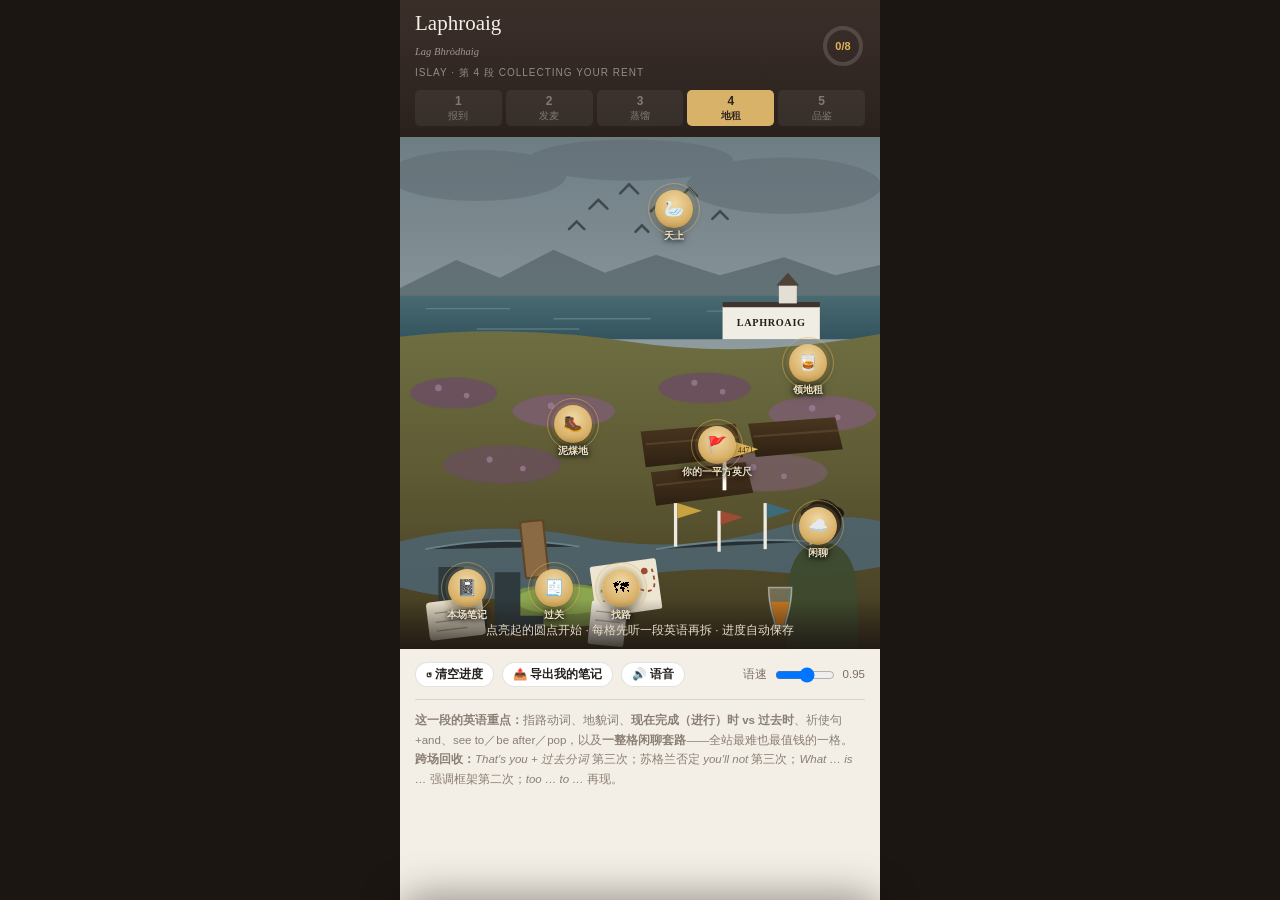
<file: laphroaig-4-plot.html>
<!doctype html>
<html lang="zh-CN">
<head>
<meta charset="utf-8">
<meta name="viewport" content="width=device-width,initial-scale=1,viewport-fit=cover">
<meta name="apple-mobile-web-app-capable" content="yes">
<title>Laphroaig 4 · 领地租 | Whisky Map</title>
<link rel="stylesheet" href="wm.css?v=5">
</head>
<body><div id="app"></div>
<script src="wm.js?v=5"></script>
<script>
const E=WM.el;

const SVG=`<svg class="bg" viewBox="0 0 375 400" preserveAspectRatio="xMidYMid slice" aria-hidden="true">
<defs>
<linearGradient id="sky" x1="0" y1="0" x2="0" y2="1"><stop offset="0" stop-color="#6E7C84"/><stop offset=".55" stop-color="#98A6A8"/><stop offset="1" stop-color="#BCC4BE"/></linearGradient>
<linearGradient id="seaG" x1="0" y1="0" x2="0" y2="1"><stop offset="0" stop-color="#4A6A72"/><stop offset="1" stop-color="#33545E"/></linearGradient>
<linearGradient id="bogG" x1="0" y1="0" x2="0" y2="1"><stop offset="0" stop-color="#6E6E42"/><stop offset=".45" stop-color="#5E5A34"/><stop offset="1" stop-color="#42391F"/></linearGradient>
<linearGradient id="peatG" x1="0" y1="0" x2="0" y2="1"><stop offset="0" stop-color="#4A3620"/><stop offset="1" stop-color="#2E2112"/></linearGradient>
</defs>
<rect width="375" height="400" fill="url(#sky)"/>
<g fill="#5E6A70" opacity=".5"><ellipse cx="60" cy="30" rx="70" ry="20"/><ellipse cx="180" cy="18" rx="80" ry="16"/>
<ellipse cx="300" cy="38" rx="76" ry="22"/></g>
<!-- 大雁 -->
<g stroke="#3E4A4E" stroke-width="2" fill="none" stroke-linecap="round">
<path d="M148 56 l7 -7 l7 7"/><path d="M172 44 l7 -7 l7 7"/><path d="M196 58 l7 -7 l7 7"/>
<path d="M220 46 l6 -6 l6 6"/><path d="M132 72 l6 -6 l6 6"/><path d="M244 64 l6 -6 l6 6"/>
<path d="M184 74 l5 -5 l5 5"/></g>
<!-- 远山 Jura -->
<path d="M0 118 L44 96 L78 110 L120 88 L160 106 L200 92 L250 108 L300 94 L340 108 L375 100 L375 126 L0 126 Z" fill="#5A6A6E" opacity=".8"/>
<!-- 海 -->
<rect x="0" y="124" width="375" height="34" fill="url(#seaG)"/>
<g stroke="#8AA8AE" stroke-width="1" opacity=".4"><line x1="20" y1="134" x2="86" y2="134"/><line x1="120" y1="142" x2="196" y2="142"/><line x1="240" y1="136" x2="320" y2="136"/><line x1="60" y1="150" x2="140" y2="150"/></g>
<!-- 远处酒厂 -->
<g><rect x="252" y="132" width="76" height="26" fill="#F0EDE4"/><rect x="252" y="129" width="76" height="4" fill="#3E342C"/>
<text x="290" y="148" font-family="Georgia,serif" font-size="8" font-weight="bold" fill="#241F1B" text-anchor="middle" letter-spacing=".5">LAPHROAIG</text>
<rect x="296" y="116" width="14" height="14" fill="#E4DFD4"/><path d="M294 116 L303 106 L312 116 Z" fill="#4E4239"/></g>
<!-- 泥煤地 -->
<path d="M0 156 q90 -10 180 4 t195 -6 L375 400 L0 400 Z" fill="url(#bogG)"/>
<!-- 石南丛 -->
<g opacity=".85">
<ellipse cx="42" cy="200" rx="34" ry="12" fill="#6B4E62"/><ellipse cx="128" cy="214" rx="40" ry="13" fill="#7C5E70"/>
<ellipse cx="238" cy="196" rx="36" ry="12" fill="#6B4E62"/><ellipse cx="330" cy="216" rx="42" ry="14" fill="#7C5E70"/>
<ellipse cx="80" cy="256" rx="46" ry="15" fill="#6B4E62" opacity=".8"/><ellipse cx="286" cy="262" rx="48" ry="15" fill="#7C5E70" opacity=".8"/></g>
<g fill="#9E7E96" opacity=".75">
<circle cx="30" cy="196" r="2.6"/><circle cx="52" cy="202" r="2.2"/><circle cx="118" cy="210" r="2.6"/><circle cx="142" cy="216" r="2.2"/>
<circle cx="230" cy="192" r="2.4"/><circle cx="252" cy="199" r="2.2"/><circle cx="322" cy="212" r="2.6"/><circle cx="342" cy="219" r="2.2"/>
<circle cx="70" cy="252" r="2.4"/><circle cx="96" cy="259" r="2.2"/><circle cx="276" cy="258" r="2.5"/><circle cx="300" cy="265" r="2.2"/></g>
<!-- 泥煤切割条 -->
<g fill="url(#peatG)">
<path d="M188 230 L262 224 L268 250 L192 258 Z"/><path d="M272 224 L340 219 L346 244 L278 250 Z"/>
<path d="M196 262 L270 254 L276 278 L200 288 Z"/></g>
<g opacity=".5" stroke="#6E5238" stroke-width="1.6">
<line x1="192" y1="240" x2="266" y2="234"/><line x1="276" y1="234" x2="344" y2="229"/><line x1="200" y1="272" x2="274" y2="264"/></g>
<!-- 溪 burn + 木板 -->
<path d="M0 316 q70 -18 140 -4 q80 16 160 -8 q40 -12 75 -4 L375 336 q-40 8 -80 4 q-80 -8 -156 12 q-70 18 -139 0 Z" fill="#4E6672" opacity=".85"/>
<g stroke="#87A0A8" stroke-width="1.4" opacity=".5"><path d="M20 322 q60 -12 120 -2"/><path d="M200 322 q60 -10 120 -6"/></g>
<g><rect x="96" y="300" width="18" height="44" rx="2" fill="#8A6A44" transform="rotate(-6 105 322)"/>
<rect x="96" y="300" width="18" height="44" rx="2" fill="none" stroke="#5E4526" stroke-width="1.6" transform="rotate(-6 105 322)"/></g>
<!-- 一排小旗 -->
<g>
<g transform="translate(214,286)"><rect x="0" y="0" width="2.6" height="34" fill="#EFEAE0"/><path d="M2.6 0 L22 6 L2.6 12 Z" fill="#C8A23E"/></g>
<g transform="translate(248,292)"><rect x="0" y="0" width="2.6" height="32" fill="#EFEAE0"/><path d="M2.6 0 L20 5 L2.6 11 Z" fill="#9E4B34"/></g>
<g transform="translate(284,286)"><rect x="0" y="0" width="2.6" height="36" fill="#EFEAE0"/><path d="M2.6 0 L22 6 L2.6 12 Z" fill="#3E6B7A"/></g>
<g transform="translate(320,294)"><rect x="0" y="0" width="2.6" height="32" fill="#EFEAE0"/><path d="M2.6 0 L20 5 L2.6 11 Z" fill="#C8A23E"/></g>
<g transform="translate(252,236)"><rect x="0" y="0" width="3" height="40" fill="#FFFDF6"/><path d="M3 0 L28 8 L3 16 Z" fill="#E0B458"/>
<text x="12" y="11" font-family="Georgia,serif" font-size="6" fill="#3E2E14">4471</text></g></g>
<!-- 前景苔藓（危险） -->
<g><ellipse cx="128" cy="366" rx="52" ry="17" fill="#7C9648" opacity=".85"/>
<ellipse cx="128" cy="362" rx="38" ry="11" fill="#8FAA52" opacity=".9"/></g>
<!-- 靴子 -->
<g transform="translate(30,336)">
<path d="M0 0 L20 0 L20 34 L38 34 L38 48 L0 48 Z" fill="#2E3A3E"/>
<path d="M0 44 L38 44 L38 48 L0 48 Z" fill="#1C2426"/>
<path d="M44 4 L64 4 L64 38 L82 38 L82 52 L44 52 Z" fill="#2E3A3E"/>
<path d="M44 48 L82 48 L82 52 L44 52 Z" fill="#1C2426"/></g>
<!-- 地图 -->
<g transform="translate(148,336)"><rect x="0" y="0" width="52" height="40" rx="2" fill="#EDE6D2" transform="rotate(-8)"/>
<g transform="rotate(-8)"><path d="M6 30 q14 -18 30 -8 t12 -14" fill="none" stroke="#9E4B34" stroke-width="1.4" stroke-dasharray="3 3"/>
<circle cx="42" cy="9" r="2.6" fill="#9E4B34"/><line x1="6" y1="20" x2="24" y2="20" stroke="#8A9A78" stroke-width="2"/></g></g>
<!-- 导览员 -->
<g opacity=".92" transform="translate(330,300)"><ellipse cx="0" cy="0" rx="15" ry="17" fill="#241C18"/>
<path d="M0 17 C-18 17 -27 32 -28 62 L-28 100 L28 100 L28 62 C27 32 18 17 0 17 Z" fill="#3E4A2E"/>
<ellipse cx="0" cy="-6" rx="17" ry="7" fill="#1C1512"/></g>
<!-- 酒杯 -->
<g transform="translate(288,352)">
<path d="M0 0 C0 18 5 24 5 30 L13 30 C13 24 18 18 18 0 Z" fill="rgba(255,255,255,.22)" stroke="rgba(255,255,255,.45)" stroke-width="1.2"/>
<path d="M2 11 C3 20 6 25 6 29 L12 29 C12 25 15 20 16 11 Z" fill="#C4771F"/>
<rect x="2" y="30" width="14" height="3" rx="1.5" fill="rgba(255,255,255,.35)"/></g>
<!-- 笔记本 -->
<g transform="translate(20,364)"><rect x="0" y="0" width="44" height="30" rx="3" fill="#EFE7D2" transform="rotate(-7)"/>
<g transform="rotate(-7)" stroke="#B0A088" stroke-width="1"><line x1="6" y1="9" x2="38" y2="9"/><line x1="6" y1="16" x2="38" y2="16"/><line x1="6" y1="23" x2="30" y2="23"/></g></g>
<!-- 小票 -->
<g transform="translate(150,362)"><rect x="0" y="0" width="28" height="34" rx="2" fill="#F2EDE2" transform="rotate(6)"/>
<g transform="rotate(6)" stroke="#B8AE9E" stroke-width="1"><line x1="4" y1="8" x2="24" y2="8"/><line x1="4" y1="15" x2="24" y2="15"/><line x1="4" y1="22" x2="20" y2="22"/></g></g>
</svg>`;

const SPOTS=[
{id:"map",x:46,y:88,icon:"🗺",label:"找路",kind:"实用 · Directions",title:"Follow the track until it runs out",
 passage:{
  en:["Right, here's your map. Your plot is number four-four-seven-one.",
      "Out the back gate, follow the track past the kiln, and keep going until the track runs out.",
      "You'll come to a burn — that's a stream — with a plank over it. Cross that.",
      "Your row is the fourth one up from the water. Count the markers.",
      "It's about a ten-minute walk, and it'll be wetter than it looks.",
      "If you get lost, the distillery's behind you and the sea's on your right. You can't really go wrong."],
  zh:"好，地图给你。你那块地是 4471 号。<br>从后门出去，沿着小路走过烘窑，一直走到路走完为止。<br>你会碰到一条 burn——就是小溪——上面有块木板。过去。<br>你那一排是从水边数上来第四排。数标记就行。<br>大概走十分钟，而且会比看起来湿。<br>要是迷路了，酒厂在你背后，海在你右手边。你其实走不丢。",
  tip:"<b>burn</b> ＝ 小溪，是苏格兰词，在英国地图上到处都是（Bannockburn、Burnside）。他自己都顺口解释了一句 <i>that's a stream</i>——说明他知道外地人听不懂。"},
 build(b){
  b.appendChild(E("h3",null,"指路英语的六个零件"));
  WM.chips(b,[
   {en:"Follow the track past the kiln.",zh:"沿着小路走过烘窑。｜ past ＝ 经过（不是 pass，那是动词）"},
   {en:"Keep going until the track runs out.",zh:"一直走到路走完。｜ run out ＝ 到头了、没了"},
   {en:"You'll come to a burn.",zh:"你会碰到一条小溪。｜ come to ＝ 走着走着遇到"},
   {en:"The fourth one up from the water.",zh:"从水边数上来第四个。｜ up from ＝ 从……往上数"},
   {en:"It's about a ten-minute walk.",zh:"大概十分钟路程。｜ a ten-minute walk：连字符 + minute 不加 s"},
   {en:"You can't really go wrong.",zh:"你其实走不丢。｜ go wrong ＝ 出错、走岔"}
  ]);
  b.appendChild(E("div","box","<p class='zh' style='margin:0'><b>a ten-minute walk</b> 这个写法要单独记<br><br>· 名词当形容词用时<b>永远单数</b>，而且要连字符：<br>　<i>a ten-<b>minute</b> walk</i>（不是 minutes）<br>　<i>a five-<b>year</b>-old whisky</i>（不是 years）<br>　<i>a two-<b>hour</b> tour</i>（不是 hours）<br><br>· 但作正常名词时要复数：<i>The walk takes ten <b>minutes</b>.</i><br><br><b>这条规则中国学习者错得极多</b>，而且一错就很明显。</p>"));
  b.appendChild(E("h3",null,"苏格兰地名里的常见词（地图上到处是）"));
  WM.vocab(b,[
   {w:"burn",ipa:"/bɜːn/",zh:"小溪（苏格兰语）",ja:"小川"},
   {w:"track",ipa:"/træk/",zh:"土路、小径",ja:"小道"},
   {w:"glen",ipa:"/ɡlen/",zh:"狭谷（Glenfiddich、Glenlivet 的 Glen）",ja:"渓谷"},
   {w:"loch",ipa:"/lɒx/",zh:"湖 / 海湾（结尾是喉音）",ja:"湖"},
   {w:"ben",ipa:"/ben/",zh:"山（Ben Nevis）",ja:"山"},
   {w:"kyle / caol",ipa:"/kaɪl/",zh:"海峡（Caol Ila ＝ 艾雷海峡）",ja:"海峡"}
  ]);
  b.appendChild(E("div","box flat","<div class='small'><b>知道这六个词，苏格兰地图你就能读一半。</b><br><br>而且它们全在酒名里：<b>Glen</b>fiddich（鹿之谷）、<b>Loch</b> Lomond、<b>Ben</b> Nevis、<b>Caol</b> Ila（艾雷海峡）、Bannock<b>burn</b>。<br><br>下次看酒标，你看到的不再是一串怪拼写，而是一张地形图。</div>"));
 },
 check:{q:"他说 <b>“keep going until the track runs out”</b>，run out 是什么意思？",
  opts:["路到头了、没有了","路上有人在跑","路开始下坡","要跑起来才行"],a:0,
  exp:"<b>run out</b> ＝ 用完、到头。<br>· <i>The track runs out.</i> 路到此为止<br>· <i>We've run out of milk.</i> 牛奶没了<br>· <i>Time's running out.</i> 时间不多了<br><br>跟「跑」一点关系都没有。<b>run 是英语里意思最多的动词之一</b>（run a company 经营公司 / run a bath 放洗澡水 / my nose is running 流鼻涕），全靠后面的小品词和宾语分辨。"}},

{id:"bog",x:36,y:56,icon:"🥾",label:"泥煤地",kind:"地理 · The bog",title:"这不是地，是被死掉的植物撑住的水",
 passage:{cap:"English first · 书面说明体",
  en:["This is peat bog, and it is not solid ground. It is water held up by dead plants.",
      "Step on the bright green moss and you will go in up to your knee. Step on the heather and it will hold you.",
      "Those brown stripes over there are peat banks, cut by hand with a special spade.",
      "One bank takes a family a week to cut, and it will heat a house for a year.",
      "Higher up, where it is drier, that is moor.",
      "Down by the shore, that flat grassy ground is machair — shell sand blown inland, and in June it is full of flowers."],
  zh:"这是泥煤沼，它不是实地。它是被死掉的植物撑住的水。<br>踩在鲜绿的苔藓上，你会陷到膝盖。踩在石南上，它会托住你。<br>那边那些褐色的条纹是泥煤切面，用一种特制的铁锹手工切下来的。<br>一家人切一条要一星期，而它能给一栋房子供一年的暖。<br>再往上、干一些的地方，那叫 moor（荒原）。<br>靠海那边平坦的草地叫 machair——被风吹到内陆的贝壳沙，六月里开满花。",
  tip:"<b>It is water held up by dead plants.</b> ——一句话定义泥煤，没有一个专业术语。这就是好的说明文。"},
 build(b){
  b.appendChild(E("h3",null,"四种地貌，四个词"));
  WM.vocab(b,[
   {w:"bog",ipa:"/bɒɡ/",zh:"沼泽、泥煤沼（软、含水）",ja:"湿原／泥炭地"},
   {w:"moor",ipa:"/mʊə/",zh:"荒原（高一点、干一点）",ja:"荒野／ムーア"},
   {w:"heather",ipa:"/ˈheðə/",zh:"石南（紫色小花，能承重）",ja:"ヘザー／エリカ"},
   {w:"moss",ipa:"/mɒs/",zh:"苔藓（鲜绿，踩上去会陷）",ja:"コケ"},
   {w:"machair",ipa:"/ˈmæxər/",zh:"马海尔（贝壳沙草地，赫布里底特有）",ja:"マハール（貝殻砂草原）"},
   {w:"peat bank",ipa:"—",zh:"泥煤切面（一条条切下来的断面）",ja:"ピートバンク"}
  ]);
  b.appendChild(E("div","box","<p class='zh' style='margin:0'><b>一条保命的常识：绿的别踩，紫的能踩。</b><br><br>· <b>鲜绿的苔藓（moss）</b>＝ 下面是水，一脚下去到膝盖<br>· <b>石南（heather）</b>＝ 根系密实，能托住你<br><br>这不是比喻。艾雷岛每年都有游客陷进去。<b>去的时候真的按这条走。</b></p>"));
  b.appendChild(E("h3",null,"祈使句 + and：一个特别好用的结构"));
  b.appendChild(E("div","box flat","<div class='small'><i><b>Step</b> on the moss <b>and</b> you will go in up to your knee.</i><br>「踩在苔藓上，你就会陷到膝盖」<br><br><b>祈使句 + and + 结果</b> ＝ 如果……就会……<br>· <i>Ask him and he'll tell you.</i> 问他他就会告诉你<br>· <i>Add water and it opens up.</i>（段 5 那杯酒！）<br><br>还有反过来的 <b>祈使句 + or</b>：<br>· <i>Take the wellies, or you'll get wet feet.</i> 穿雨靴，不然会湿脚<br><br><b>比 if 从句短一半，而且更有力。</b>口语里母语者大量使用。</div>"));
  b.appendChild(E("div","box flat","<div class='small'><b>machair</b> /ˈmæxər/ 是盖尔语借词，指赫布里底群岛西岸特有的一种地貌：海风把贝壳碎屑吹到内陆，混进酸性泥煤土里，中和出一片肥沃的碱性草地。<br><br>六月开满野花，是欧洲最稀有的栖息地之一。<b>英语里没有别的词能代替它</b>——所以直接借了。</div>"));
 },
 check:{q:"在泥煤地上，踩哪里是安全的？",
  opts:["石南（heather）——根系密实，能托住人","鲜绿的苔藓（moss）——看起来最结实","褐色的泥煤切面——已经被挖过了","哪里都一样，反正是地"],a:0,
  exp:"<b>Step on the heather and it will hold you.</b> —— 石南的根系密实，能承重。<br><b>Step on the bright green moss and you will go in up to your knee.</b> —— 鲜绿苔藓下面全是水。<br><br>记住这个反直觉的规律：<b>看起来最柔软鲜嫩的地方最危险。</b><br><br>顺带注意 <b>up to your knee</b>（到膝盖那么深）——<b>up to</b> 表示程度上限，这个词组在数字、时间、深度上都用：<i>up to ten people / up to three hours</i>。"}},

{id:"flag",x:66,y:60,icon:"🚩",label:"你的一平方英尺",kind:"仪式 · Your plot",title:"苏格兰唯一用威士忌付租金的租约",
 passage:{
  en:["This is your square foot.",
      "Traditionally you plant a flag on it, write your number on it, and take a photograph. People have been doing that here since 1994.",
      "The scheme was reorganised a few years back and the paperwork is different now, so ask at the visitor centre before you walk out.",
      "What hasn't changed is the rent.",
      "You hold a square foot of Islay, and the rent Laphroaig owes you is one dram a year, collected in person.",
      "As far as anybody knows, it is the only lease in Scotland that is paid in whisky."],
  zh:"这就是你那一平方英尺。<br>按传统你会在上面插一面旗，写上你的编号，拍张照。从 1994 年起人们就一直这么做。<br>这个计划几年前改组过，手续跟以前不一样了，所以出门之前先在游客中心问一句。<br>没变的是租金。<br>你持有艾雷岛的一平方英尺，而拉弗格欠你的租金是每年一杯酒，本人亲自来领。<br>据大家所知，这是苏格兰唯一一份用威士忌支付的租约。",
  tip:"<b>⚑ 我要标一下：</b>插旗那套仪式在较早的访客记述里都有，但 2021 年改成积分制后官网只写「1 平方英尺终身租约 + GPS 坐标证书 + 到访领一杯 dram」，<b>没提旗子</b>。去之前问一句。"},
 build(b){
  b.appendChild(E("h3",null,"现在完成进行时：people have been doing that since 1994"));
  b.appendChild(E("div","box","<p class='zh' style='margin:0'><b>have been + V-ing</b> ＝ 从过去某点<b>一直做到现在，而且还在做</b>。<br><br>· <i>People <b>have been doing</b> that since 1994.</i> 从 1994 年做到现在<br>· <i>I've been learning English for years.</i> 学了好多年，还在学<br>· <i>It's been raining all morning.</i> 下了一早上，还在下<br><br><b>关键搭配：since（自从某一点）＋ for（持续多久）</b><br>· since 1994 / since Monday / since I arrived<br>· for ten years / for a week / for ages<br><br><b>中文没有时态，所以这个结构必须靠句型记，不能靠语感。</b></p>"));
  b.appendChild(E("h3",null,"What hasn't changed is…"));
  b.appendChild(E("div","box flat","<div class='small'><i><b>What hasn't changed is</b> the rent.</i>「没变的是租金。」<br><br>又是那个 <b>What … is …</b> 强调框架——段 5 你写过 <i>what I love about whisky is the variety</i>，就是同一个。<br><br>这次是否定版：<br>· <i>What hasn't changed is…</i> 没变的是……<br>· <i>What I don't understand is…</i> 我不懂的是……<br>· <i>What nobody tells you is…</i> 没人会告诉你的是……<br><br><b>这个框架你已经撞第二次了。</b>它能把任何一句平淡的话变成有重点的话，写邮件、做汇报都好用。</div>"));
  b.appendChild(E("h3",null,"三个法律味的词，但都很常用"));
  WM.vocab(b,[
   {w:"a lease",ipa:"/liːs/",zh:"租约",ja:"賃貸借契約／リース"},
   {w:"rent",ipa:"/rent/",zh:"租金",ja:"賃料／家賃"},
   {w:"to hold (land)",ipa:"/həʊld/",zh:"持有（土地）",ja:"保有する"},
   {w:"paperwork",ipa:"/ˈpeɪpəwɜːk/",zh:"手续、文件工作（不可数）",ja:"書類手続き"},
   {w:"in person",ipa:"—",zh:"本人亲自",ja:"本人が直接"},
   {w:"as far as anybody knows",ipa:"—",zh:"据大家所知（留余地的说法）",ja:"知る限りでは"}
  ]);
  b.appendChild(E("div","box flat","<div class='small'><b>as far as I know / as far as anybody knows</b> ＝「据我 / 据大家所知」<br><br>这是英语里最有用的<b>留余地</b>短语之一：你不确定，但又想说出来。<br>· <i>As far as I know, they're still open.</i><br>· <i>As far as I can tell, it's the same cask.</i><br><br><b>对你特别有用</b>——你说话内容深、但不确定的时候容易干脆不说。有了这个壳，<b>不确定也能说</b>。</div>"));
 },
 check:{q:"<b>“People have been doing that since 1994.”</b> 这个时态在强调什么？",
  opts:["从 1994 年一直做到现在，而且还在继续","1994 年那一年他们做过","他们打算从 1994 年开始做","1994 年之前他们做过，后来停了"],a:0,
  exp:"<b>have been + V-ing</b>（现在完成进行时）＝ 过去开始、延续到现在、通常还没结束。<br><br>· 配 <b>since</b>：起点（since 1994）<br>· 配 <b>for</b>：时长（for thirty years）<br><br>如果说 <i>People did that in 1994</i>（一般过去时），意思就变成「只有 1994 年那次」——完全不同。<br><br><b>中文靠「一直」「还在」这些副词，英语靠时态。</b>这是中文母语者最需要刻意练的一块。"}},

{id:"chat",x:87,y:76,icon:"☁️",label:"闲聊",kind:"痛点专项 · Small talk",title:"这一格是全站最难也最值钱的",
 passage:{
  en:["Some weather, eh?",
      "Where've you come from, then? Oh aye? And how long are you over for?",
      "Is this your first time on Islay? What have you managed to see so far?",
      "Have you been round any of the others — Ardbeg, Lagavulin?",
      "And what did you make of them?",
      "I'll tell you what, though: you've picked a good week. Last week it never stopped."],
  zh:"这天气啊。<br>你从哪儿来的？哦是吗？那你要待多久？<br>这是你第一次来艾雷吗？到目前为止都看了些什么？<br>别的酒厂去过吗——Ardbeg、Lagavulin？<br>那你觉得它们怎么样？<br>不过我跟你说：你挑了个好星期。上个礼拜就没停过。",
  tip:"<b>这六句是苏格兰人搭话的标准套路，顺序几乎固定：天气 → 你从哪来 → 待多久 → 第一次吗 → 去过哪 → 觉得怎样。</b>知道套路，你就能预判下一个问题。"},
 build(b){
  b.appendChild(E("h3",null,"六个说法，教材上一个都没有"));
  WM.chips(b,[
   {en:"Some weather, eh?",zh:"这天气啊。｜ some + 名词 ＝ 感叹「够可以的」"},
   {en:"Where've you come from, then?",zh:"你从哪儿来的？｜ 句尾 then 是软化，不是「然后」"},
   {en:"Oh aye?",zh:"哦是吗？｜ 苏格兰的「哦？」表示在听，让你继续说"},
   {en:"How long are you over for?",zh:"你要待多久？｜ over ＝ 从别处过来这边"},
   {en:"What have you managed to see so far?",zh:"到现在看了些什么？｜ manage to ＝ 设法做到（暗示不容易）"},
   {en:"What did you make of them?",zh:"你觉得它们怎么样？｜ make of ＝ 看法，比 think about 地道得多"}
  ]);
  b.appendChild(E("div","box","<p class='zh' style='margin:0'><b>What did you make of it?</b> 这一句要单独记<br><br>· <i>What did you <b>think about</b> it?</i> —— 对，但很教科书<br>· <i>What did you <b>make of</b> it?</i> —— 母语者的默认说法<br><br><b>make of</b> ＝ 你从中读出了什么、怎么理解的。它暗含「这东西有点复杂，你怎么消化的」——用在威士忌、电影、一个人身上都合适。<br><br>回答就用 <b>I made of it…</b>？<b>不</b>。回答直接说感受：<br><i>I liked it, actually. / It wasn't what I expected. / I'm still not sure.</i></p>"));
  b.appendChild(E("h3",null,"你要准备的六句回答（把它们变成你自己的）"));
  WM.chips(b,[
   {en:"I'm over from China, actually.",zh:"我从中国过来的。｜ over from ＝ 从……过来"},
   {en:"Just for a few days.",zh:"就待几天。"},
   {en:"Aye, first time.",zh:"对，第一次。｜ 用 aye 他们会笑，但会很高兴"},
   {en:"I've been round Ardbeg and Lagavulin so far.",zh:"目前去过 Ardbeg 和 Lagavulin。｜ been round ＝ 逛过"},
   {en:"I liked Ardbeg best, I think — it was drier than I expected.",zh:"我最喜欢 Ardbeg——比我想的干。｜ 段 5 的比较级来了"},
   {en:"You're right about the weather. We've been lucky.",zh:"天气你说得对。我们挺走运。｜ 把话接回去"}
  ]);
  b.appendChild(E("h3",null,"完整走一遍"));
  WM.dialogue(b,[
   {who:"g",en:"Some weather, eh? Where've you come from, then?",zh:"这天气啊。你从哪儿来的？"},
   {who:"y",en:"<mark class='k'>I'm over from China, actually.</mark> I work in Edinburgh sometimes, so I came across for a few days.",zh:"我从中国过来的。我有时候在爱丁堡工作，所以过来待几天。"},
   {who:"g",en:"<mark>Oh aye?</mark> That's a fair way. First time on Islay?",zh:"哦是吗？那可不近。第一次来艾雷？"},
   {who:"y",en:"<mark class='k'>Aye, first time.</mark> I've been round Ardbeg and Lagavulin so far.",zh:"对，第一次。目前去了 Ardbeg 和 Lagavulin。"},
   {who:"g",en:"<mark>And what did you make of them?</mark>",zh:"那你觉得怎么样？"},
   {who:"y",en:"<mark class='k'>I liked Ardbeg best, I think</mark> — it was <mark class='k'>drier than I expected</mark>.",zh:"我想我最喜欢 Ardbeg——比我想的干。"},
   {who:"g",en:"Aye, it is that. <mark>I'll tell you what, though</mark> — you've picked a good week. Last week it never stopped.",zh:"对，确实。不过我跟你说——你挑了个好星期。上礼拜就没停过。"}
  ]);
  b.appendChild(E("div","box flat","<div class='small'><b>为什么说这一格最值钱：</b><br><br>你选的痛点是「开口说 / 临场反应」。而闲聊之所以难，不是词难，是<b>你不知道下一个问题是什么</b>，所以每一句都在临时反应。<br><br>但你刚看到了：<b>这个套路是固定的。</b>天气 → 从哪来 → 待多久 → 第一次吗 → 去过哪 → 怎么样。六句，顺序几乎不变。<br><br><b>把你的六句回答提前想好，闲聊就从「即兴」变成「填空」。</b>这就是这一格的全部诀窍。</div>"));
 },
 check:{q:"对方问 <b>“What did you make of them?”</b> 他在问什么？",
  opts:["你觉得它们怎么样？","它们是用什么做的？","你从它们那儿买了什么？","你把它们做成了什么？"],a:0,
  exp:"<b>make of</b> ＝ 对……有什么看法、怎么理解。跟「制造」毫无关系。<br><br>· <i>What do you make of him?</i> 你觉得这人怎么样？<br>· <i>I don't know what to make of it.</i> 我不知道该怎么看这件事。<br><br>它比 <i>what did you think</i> 更常用、更地道，而且暗含「这东西有点复杂」——用在威士忌上刚刚好。<br><br><b>回答不要用 make</b>，直接说感受：<i>I liked it. / It wasn't what I expected.</i>"}},

{id:"birds",x:57,y:14,icon:"🦢",label:"天上",kind:"自然 · Wildlife",title:"冬天这岛上鹅比人多",
 passage:{
  en:["Look up while you're out here.",
      "Islay has more geese than people in the winter — forty thousand barnacle geese come down from Greenland every October.",
      "There are choughs on the cliffs, a red-billed crow you'll not see anywhere else in Britain.",
      "And if a big bird goes over and you think that's too big to be a buzzard — it probably is. There are golden eagles here.",
      "No snakes, no squirrels, and hardly a tree for miles.",
      "The wind sees to that."],
  zh:"在外面的时候记得抬头。<br>冬天艾雷岛的鹅比人多——每年十月有四万只白颊黑雁从格陵兰飞下来。<br>崖壁上有红嘴山鸦，一种红喙的鸦，全英国别的地方你都见不到。<br>要是有只大鸟飞过，你心想「这也太大了不像鵟」——那多半就是。这儿有金雕。<br>没有蛇，没有松鼠，方圆几英里几乎没有树。<br>那是风干的。",
  tip:"<b>you'll not see</b> —— 苏格兰否定第三次出现了（段 5 / 段 1 / 这里）。还有段 3 学的 <b>too … to …</b> 也在里面。"},
 build(b){
  b.appendChild(E("h3",null,"最后那句才是重点"));
  b.appendChild(E("div","box","<p class='zh' style='margin:0'><i><b>The wind sees to that.</b></i>「那是风干的。／风负责这件事。」<br><br><b>see to something</b> ＝ 负责搞定某事、料理某事<br>· <i>I'll see to it.</i> 我来处理。<br>· <i>Could you see to the drinks?</i> 酒水你负责一下好吗？<br>· <i>He'll see to it that you get a copy.</i> 他会确保你拿到一份。<br><br>这里是拟人用法：<b>风把树的事「料理」了</b>——所以岛上没树。<br><br>短短四个词，比 <i>because the wind is too strong for trees to grow</i> 有力十倍。<b>英语的力量常常来自把长解释压成一个短动词。</b></p>"));
  b.appendChild(E("h3",null,"顺带三个自然词"));
  WM.vocab(b,[
   {w:"barnacle goose",ipa:"/ˈbɑːnəkl ɡuːs/",zh:"白颊黑雁（复数 geese）",ja:"カオジロガン"},
   {w:"chough",ipa:"/tʃʌf/",zh:"红嘴山鸦（拼写坑：读「查夫」）",ja:"ベニハシガラス"},
   {w:"buzzard",ipa:"/ˈbʌzəd/",zh:"鵟（英国最常见的猛禽）",ja:"ノスリ"},
   {w:"golden eagle",ipa:"/ˈɡəʊldən ˈiːɡl/",zh:"金雕",ja:"イヌワシ"},
   {w:"cliff",ipa:"/klɪf/",zh:"崖壁",ja:"崖"},
   {w:"hardly",ipa:"/ˈhɑːdli/",zh:"几乎不（本身是否定词）",ja:"ほとんど〜ない"}
  ]);
  b.appendChild(E("div","box flat","<div class='small'><b>hardly 是个否定词</b>，别再加 not：<br>· <i>hardly a tree for miles</i> 方圆几英里几乎没树 ✓<br>· <i>There are hardly <b>any</b> trees.</i> ✓（hardly 后面接 any，不接 no）<br>· <s>There are hardly no trees.</s> ✗ 双重否定<br><br>同族的还有 <b>scarcely / barely / seldom</b>，全都自带否定。</div>"));
  b.appendChild(E("div","box flat","<div class='small'><b>为什么艾雷岛没有树？</b>不是没长过。这岛在几千年前是有林地的，后来被砍光、被羊啃光，加上<b>大西洋常年的盐风</b>，树苗立不住。<br><br>而没有树的直接结果是：<b>植物死了以后没法分解，堆在潮湿的地上，几千年压成泥煤。</b>没有风就没有泥煤，没有泥煤就没有 Laphroaig。<br><br>——所以段 5 那句 <i>You are tasting the island</i>，往上追一层，其实是在尝这阵风。</div>"));
 },
 check:{q:"<b>“The wind sees to that.”</b> 是什么意思？",
  opts:["那是风造成的／风把这事料理了","风看到了那个","风朝那个方向吹","风快要停了"],a:0,
  exp:"<b>see to something</b> ＝ 负责、搞定、料理。跟「看见」无关。<br><br>· <i>I'll see to it.</i> 我来办。<br>· <i>See to it that the door's locked.</i> 确保门锁好。<br><br>这里是拟人：风把「树」这件事料理掉了，所以岛上没树。<br><br><b>注意它有多短。</b>英语在收尾时特别喜欢用一个极短的句子把前面一长串具体描述一锤定音——段 1 白墙、段 2 宝塔顶、段 3 酒心，全是同一个手法。你已经撞见第四次了。"}},

{id:"dram",x:85,y:44,icon:"🥃",label:"领地租",kind:"场景 · Collecting your rent",title:"That's you paid up for the year",
 passage:{
  en:["You made it back, then. Wet enough for you?",
      "Right — you'll be after your rent.",
      "Pop your certificate on the bar and I'll pour you your dram.",
      "Ten-year-old alright, or would you rather try something else?",
      "There you are. Water? There's a jug at the end of the bar.",
      "Slàinte. And that's you paid up for the year."],
  zh:"你回来了啊。够湿了吧？<br>好——你是来领租金的吧。<br>把证书往吧台上一放，我给你倒。<br>10 年的可以吗，还是你想换一个试试？<br>给你。要水吗？吧台那头有壶。<br>Slàinte。这样你这一年的租就付清了。",
  tip:"最后一句 <b>that's you paid up</b> —— 段 5 的 <i>that's you sorted</i>、段 1 的 <i>that's you checked in</i>，<b>第三次了</b>。现在你应该不用想就知道它什么意思。"},
 build(b){
  b.appendChild(E("h3",null,"That's you + 过去分词"));
  b.appendChild(E("div","box","<p class='zh' style='margin:0'>这是苏格兰的招牌结构，标准英语里没有：<br><br>· <i>That's you <b>sorted</b>.</i> 你这边搞定了（段 5）<br>· <i>That's you <b>checked in</b>.</i> 你登记好了（段 1）<br>· <i>That's you <b>paid up</b>.</i> 你付清了（这里）<br>· <i>That's you <b>done</b>.</i> 你完事了<br>· <i>That's us <b>finished</b>.</i> 我们弄完了<br><br><b>公式：That's + 人称 + 过去分词</b> ＝「某人这边算是完成了」。<br><br>一个礼拜在苏格兰你能听到几十次。<b>它是这一整站里回收次数最多的一句话——因为它真的就是那么常用。</b></p>"));
  b.appendChild(E("h3",null,"另外五个"));
  WM.chips(b,[
   {en:"You made it back, then.",zh:"你回来了啊。｜ make it back ＝ 成功回来（带点调侃）"},
   {en:"Wet enough for you?",zh:"够湿了吧？｜ 英式反讽，形式是问句，其实是打趣"},
   {en:"You'll be after your rent.",zh:"你是来领租金的吧。｜ be after ＝ 想要、来拿"},
   {en:"Pop it on the bar.",zh:"往吧台上一放。｜ pop ＝ 随手放（英式高频，非常随意）"},
   {en:"Would you rather try something else?",zh:"你更想试点别的吗？｜ would rather + 动词原形"},
   {en:"There you are.",zh:"给你。｜ 递东西时说，不是 here you are 也行"}
  ]);
  b.appendChild(E("div","box flat","<div class='small'><b>pop 这个词值得单说。</b>英国人用它表示「轻快随手地做一下」，几乎能配任何动作：<br>· <i>Pop it on the bar.</i> 随手放吧台上<br>· <i>I'll pop out for a minute.</i> 我出去一下<br>· <i>Pop your name down here.</i> 名字写这儿<br>· <i>Pop the kettle on.</i> 烧壶水<br><br>它让句子听起来<b>轻松、不郑重</b>——这正是英国人日常说话的默认调门。你要是能自然地用出一次 pop，对方会立刻觉得你「在这儿待过」。</div>"));
  b.appendChild(E("h3",null,"你要说的（三句就够）"));
  WM.dialogue(b,[
   {who:"y",en:"Made it. <mark class='k'>It's soaking out there.</mark>",zh:"回来了。外面湿透了。"},
   {who:"g",en:"Aye, it usually is. You'll be after your rent?",zh:"对，一向如此。来领租金？"},
   {who:"y",en:"<mark class='k'>Yes please. Here's my certificate.</mark>",zh:"是的，谢谢。这是我的证书。"},
   {who:"g",en:"Ten-year-old alright, or would you rather try something else?",zh:"10 年的可以吗，还是想换一个？"},
   {who:"y",en:"<mark class='k'>I'd rather try the Quarter Cask, if that's alright.</mark>",zh:"我想试试 Quarter Cask，方便的话。"},
   {who:"g",en:"No bother at all. There you are. Slàinte.",zh:"完全没问题。给你。Slàinte。"},
   {who:"y",en:"<mark class='k'>Slàinte mhath.</mark>",zh:"Slàinte mhath。"}
  ]);
  b.appendChild(E("div","box flat","<div class='small'><b>I'd rather … , if that's alright.</b> 这一句要背下来。<br><br>· <b>would rather + 动词原形</b>（不加 to）：<i>I'd rather try the Quarter Cask.</i><br>· <b>if that's alright</b> 放句尾 ＝ 「方便的话」，把一个要求软化成一个请求<br><br>你在英国点单、改主意、提要求，这一整句能用一辈子。<b>而且它完全不需要生词。</b></div>"));
 },
 check:{q:"<b>“That's you paid up for the year.”</b> 是什么意思？",
  opts:["你这一年的租金付清了","你今年被收费了","你要为这一年付款","你的账户被冻结了"],a:0,
  exp:"<b>That's + 人称 + 过去分词</b> ＝ 苏格兰的「某人这边算完成了」。<br><br>你已经撞见三次了：<br>· 段 5 <i>That's you <b>sorted</b></i>（杯子给你了）<br>· 段 1 <i>That's you <b>checked in</b></i>（登记好了）<br>· 这里 <i>That's you <b>paid up</b></i>（付清了）<br><br><b>注意方向：付租金的是酒厂，不是你。</b>你是地主，他们欠你一杯酒——倒完这杯，他们这一年的租就付清了。所以 <i>that's you paid up</i> 说的是「你（作为收租方）这一年的事了结了」。<br><br>这个玩笑正是 Friends of Laphroaig 的全部乐趣所在。"}},

{id:"notes",x:14,y:88,icon:"📓",label:"本场笔记",kind:"写作 · Your notes for this scene",title:"这一场，你自己写",
 notes:{
  taskTitle:"把闲聊的六个回答提前写好",
  task:"苏格兰人搭话的套路是固定的。<b>现在就把你的答案写出来</b>，到时候就不是即兴，是填空。<br><br><b>回答这六个问题（每个一到两句）：</b><br>① Where've you come from, then?<br>② How long are you over for?<br>③ Is this your first time on Islay?<br>④ What have you managed to see so far?<br>⑤ Have you been round any of the others?<br>⑥ And what did you make of them?<br><br><b>第 ⑥ 题必须用一个比较</b>（<i>…er than I expected</i> 或 <i>not as … as…</i>）。",
  placeholder:"I'm over from China, actually…",
  minHeight:"160px",
  checklist:["<b>现在完成时</b>：I'<b>ve been</b> round Ardbeg（去过，经历）— 别写成 I went，除非带明确的过去时间",
   "<b>完成时不能带明确过去时间</b>：I visited Ardbeg <b>yesterday</b>（过去时）／ I'<b>ve</b> visited Ardbeg（完成时，不加 yesterday）",
   "<b>for + 时长</b>：I've been here <b>for</b> three days（不是 since three days）",
   "<b>very 不能修饰动词</b>：I <b>really</b> like it（不是 I very like it）",
   "<b>冠词</b>：a few days / the others / an eagle",
   "<b>比较级</b>：drier than I expected ／ not as peaty as I expected —— than 配比较级，as 配原级"],
  ref:"I'm over from China, actually — I work in Edinburgh sometimes, so I came across for a few days. Just three days on Islay. Aye, first time. I've been round Ardbeg and Lagavulin so far, and I walked out to the peat banks this morning. I liked Ardbeg best, I think — it was drier than I expected, and not as sweet as the Laphroaig. You're right about the weather, though. We've been lucky.",
  refNote:"用到：<b>over from</b>（从别处过来）／<b>came across</b>（过来一趟）／<b>I've been round … so far</b>（完成时 + so far）／<b>I walked out … this morning</b>（有明确时间 → 过去时）／<b>drier than I expected</b> 和 <b>not as sweet as</b>（两种比较，一个 than 一个 as）／<b>though</b> 放句尾表转折。<br><br><b>注意完成时和过去时是怎么分工的</b>：<i>I've been round Ardbeg</i>（经历，不说什么时候）vs <i>I walked out this morning</i>（有 this morning，必须过去时）。这是这一整段最值得练的一条。"
 }},

{id:"outro",x:32,y:88,icon:"🧾",label:"过关",kind:"过关 · Produce, don't pick",title:"这一关要你真的写英语",outro:true}
];

WM.boot({
 sceneKey:"s4",
 progressKey:"whiskymap.laphroaig.s4.v1",
 sub:"ISLAY · 第 4 段 COLLECTING YOUR RENT",
 crumbs:[{n:1,t:"报到",href:"laphroaig-1-arrival.html"},{n:2,t:"发麦",href:"laphroaig-2-malting.html"},
         {n:3,t:"蒸馏",href:"laphroaig-3-stills.html"},{n:4,t:"地租",on:true},
         {n:5,t:"品鉴",href:"laphroaig-5-tasting.html"}],
 svg:SVG,spots:SPOTS,
 note:"<b>这一段的英语重点：</b>指路动词、地貌词、<b>现在完成（进行）时 vs 过去时</b>、祈使句+and、see to／be after／pop，以及<b>一整格闲聊套路</b>——全站最难也最值钱的一格。<br><b>跨场回收：</b><i>That's you + 过去分词</i> 第三次；苏格兰否定 <i>you'll not</i> 第三次；<i>What … is …</i> 强调框架第二次；<i>too … to …</i> 再现。",
 doneMsg:"🥃 <b>Slàinte mhath! 五场全部走完了。</b>",
 exportTitle:"Laphroaig · 第 4 段 Collecting Your Rent · 我的笔记",
 dict:["You'll come to a burn — that's a stream — with a plank over it.",
       "Where've you come from, then? And how long are you over for?",
       "You'll be after your rent. Pop your certificate on the bar."],
 comp:[
  {sit:"对方问你 <b>Where've you come from, then?</b>",need:["用 <b>over from</b>","加一句为什么来"],
   ref:"I'm over from China, actually. I work in Edinburgh sometimes, so I came across for a few days."},
  {sit:"对方问 <b>What did you make of Ardbeg?</b>",need:["说你的看法","必须用一个<b>比较</b>（…er than 或 not as … as）"],
   ref:"I liked it, actually — it was drier than I expected."},
  {sit:"你想说你目前去过两家酒厂了。",need:["用<b>现在完成时</b>","加 <b>so far</b>"],
   ref:"I've been round Ardbeg and Lagavulin so far."},
  {sit:"服务员问你要 10 年还是别的，你想换 Quarter Cask。",need:["用 <b>I'd rather</b> + 动词原形","句尾加 <b>if that's alright</b>"],
   ref:"I'd rather try the Quarter Cask, if that's alright."}],
 fix:[
  {bad:"It's my first time to come to Islay.",good:"It's my first time on Islay.",why:"<b>first time</b> 后面不接 to do。要么直接跟地点（first time <b>on</b> Islay / <b>in</b> Japan），要么跟从句（the first time I've been here）。"},
  {bad:"I have came from China.",good:"I've come from China.",why:"完成时用<b>过去分词</b>：come 的三态是 come–came–<b>come</b>。came 是过去式，不能跟在 have 后面。"},
  {bad:"I am here since three days.",good:"I've been here for three days.",why:"两处：① 持续到现在要用<b>完成时</b>；② <b>时长用 for</b>，since 后面跟的是<b>时间点</b>（since Monday）。"},
  {bad:"I very like Ardbeg.",good:"I really like Ardbeg.",why:"<b>very 不能修饰动词</b>，只能修饰形容词和副词（very good / very quickly）。修饰动词用 <b>really</b> 或 <b>very much</b>（I like it very much）。"},
  {bad:"There are hardly any tree for miles.",good:"There are hardly any trees for miles.",why:"<b>any + 可数名词</b>在这里要用复数：any trees。（hardly 本身已是否定，后面配 any 是对的。）"},
  {bad:"I have visited Ardbeg yesterday.",good:"I visited Ardbeg yesterday.",why:"<b>现在完成时不能带明确的过去时间点</b>（yesterday / last week / in 2019）。有具体时间就用<b>一般过去时</b>。"}]
});
</script>
</body>
</html>
</file>
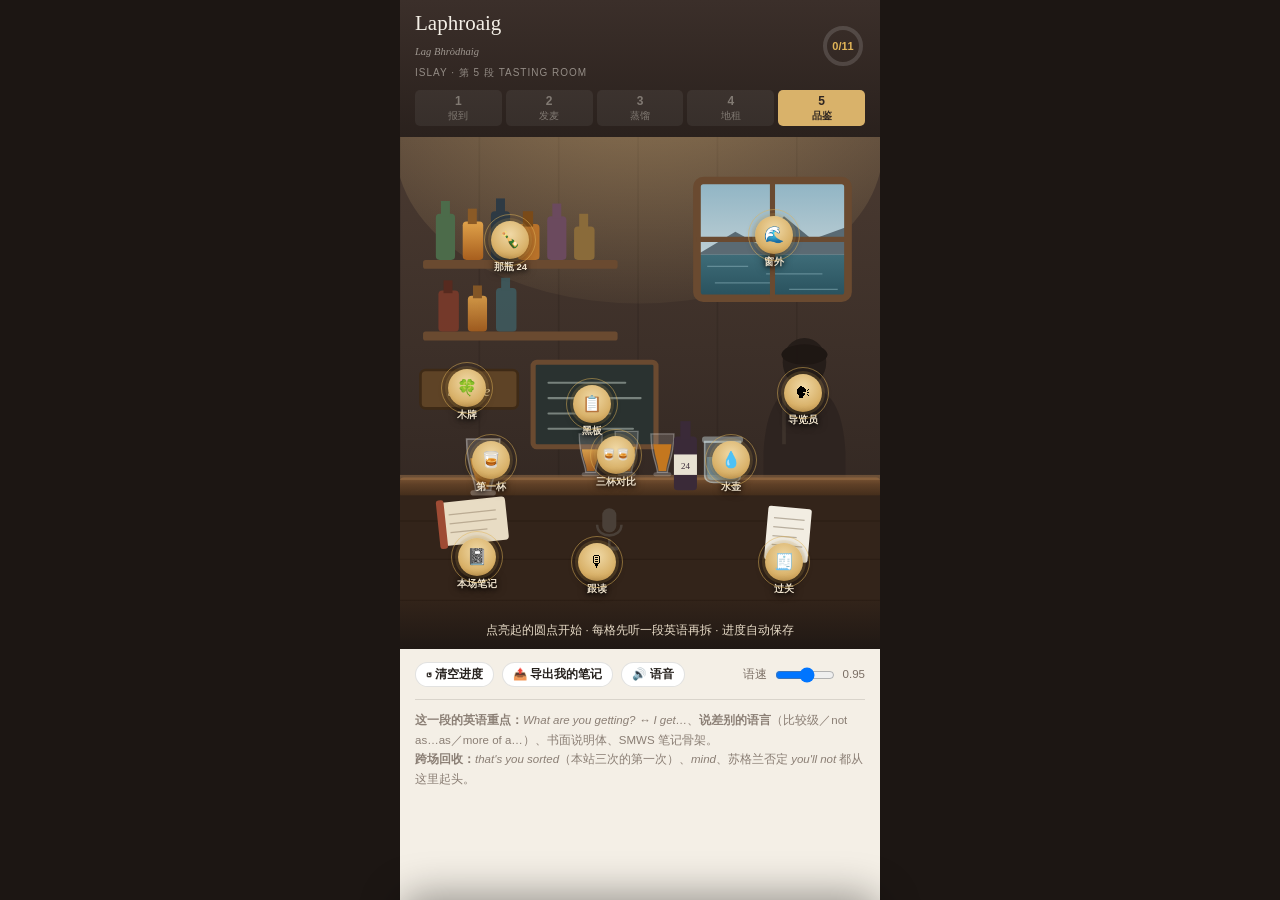
<file: laphroaig-5-tasting.html>
<!doctype html>
<html lang="zh-CN">
<head>
<meta charset="utf-8">
<meta name="viewport" content="width=device-width,initial-scale=1,viewport-fit=cover">
<meta name="apple-mobile-web-app-capable" content="yes">
<title>Laphroaig 5 · 品鉴室 | Whisky Map</title>
<link rel="stylesheet" href="wm.css?v=5">
</head>
<body><div id="app"></div>
<script src="wm.js?v=5"></script>
<script>
const E=WM.el;

const SVG=`<svg class="bg" viewBox="0 0 375 400" preserveAspectRatio="xMidYMid slice" aria-hidden="true">
<defs>
<linearGradient id="wall" x1="0" y1="0" x2="0" y2="1"><stop offset="0" stop-color="#4A3A31"/><stop offset="1" stop-color="#2A211D"/></linearGradient>
<linearGradient id="sky" x1="0" y1="0" x2="0" y2="1"><stop offset="0" stop-color="#8FB4C4"/><stop offset=".55" stop-color="#B7CBD2"/><stop offset="1" stop-color="#D6DFDC"/></linearGradient>
<linearGradient id="seaG" x1="0" y1="0" x2="0" y2="1"><stop offset="0" stop-color="#3E6C78"/><stop offset="1" stop-color="#28505C"/></linearGradient>
<linearGradient id="bar" x1="0" y1="0" x2="0" y2="1"><stop offset="0" stop-color="#7A5433"/><stop offset=".35" stop-color="#5E3F26"/><stop offset="1" stop-color="#3E2A19"/></linearGradient>
<linearGradient id="whisky" x1="0" y1="0" x2="0" y2="1"><stop offset="0" stop-color="#E0A24A"/><stop offset="1" stop-color="#A85F1E"/></linearGradient>
<radialGradient id="lamp" cx=".5" cy=".2" r=".9"><stop offset="0" stop-color="rgba(255,214,140,.4)"/><stop offset="1" stop-color="rgba(255,214,140,0)"/></radialGradient>
</defs>
<rect width="375" height="400" fill="url(#wall)"/>
<g opacity=".16" stroke="#1A1310" stroke-width="1.2">
<line x1="0" y1="0" x2="0" y2="285"/><line x1="62" y1="0" x2="62" y2="285"/><line x1="124" y1="0" x2="124" y2="285"/>
<line x1="186" y1="0" x2="186" y2="285"/><line x1="248" y1="0" x2="248" y2="285"/><line x1="310" y1="0" x2="310" y2="285"/></g>
<ellipse cx="187" cy="10" rx="190" ry="120" fill="url(#lamp)"/>
<g><rect x="232" y="34" width="118" height="92" rx="5" fill="url(#sky)"/>
<path d="M232 92 L262 74 L280 84 L300 62 L322 80 L350 70 L350 92 Z" fill="#4A5A63" opacity=".85"/>
<rect x="232" y="92" width="118" height="34" fill="url(#seaG)"/>
<g stroke="#8FB6BF" stroke-width="1" opacity=".5"><line x1="240" y1="101" x2="272" y2="101"/><line x1="286" y1="107" x2="330" y2="107"/>
<line x1="246" y1="114" x2="290" y2="114"/><line x1="304" y1="119" x2="342" y2="119"/></g>
<rect x="232" y="34" width="118" height="92" rx="5" fill="none" stroke="#6A4A30" stroke-width="6"/>
<line x1="291" y1="34" x2="291" y2="126" stroke="#6A4A30" stroke-width="4"/>
<line x1="232" y1="80" x2="350" y2="80" stroke="#6A4A30" stroke-width="4"/></g>
<g><rect x="18" y="96" width="152" height="7" rx="2" fill="#6A4A30"/><rect x="18" y="152" width="152" height="7" rx="2" fill="#6A4A30"/>
<rect x="28" y="60" width="15" height="36" rx="3" fill="#4C6B4A"/><rect x="32" y="50" width="7" height="12" fill="#4C6B4A"/>
<rect x="49" y="66" width="16" height="30" rx="3" fill="url(#whisky)"/><rect x="53" y="56" width="7" height="12" fill="#8A5A26"/>
<rect x="71" y="58" width="15" height="38" rx="3" fill="#2E3A44"/><rect x="75" y="48" width="7" height="12" fill="#2E3A44"/>
<rect x="92" y="68" width="17" height="28" rx="3" fill="#B8722A"/><rect x="96" y="58" width="8" height="12" fill="#7A4A18"/>
<rect x="115" y="62" width="15" height="34" rx="3" fill="#6B4A5E"/><rect x="119" y="52" width="7" height="12" fill="#6B4A5E"/>
<rect x="136" y="70" width="16" height="26" rx="3" fill="#8A6B3A"/><rect x="140" y="60" width="7" height="12" fill="#8A6B3A"/>
<g opacity=".9"><rect x="30" y="120" width="16" height="32" rx="3" fill="#7A3A2A"/><rect x="34" y="112" width="7" height="10" fill="#5A2A1E"/>
<rect x="53" y="124" width="15" height="28" rx="3" fill="url(#whisky)"/><rect x="57" y="116" width="7" height="10" fill="#8A5A26"/>
<rect x="75" y="118" width="16" height="34" rx="3" fill="#3E5A5E"/><rect x="79" y="110" width="7" height="10" fill="#3E5A5E"/></g></g>
<g><rect x="104" y="176" width="96" height="66" rx="3" fill="#2A3230" stroke="#6A4A30" stroke-width="4"/>
<g stroke="#B8C4BC" stroke-width="1.6" opacity=".55" stroke-linecap="round"><line x1="116" y1="192" x2="176" y2="192"/>
<line x1="116" y1="204" x2="188" y2="204"/><line x1="116" y1="216" x2="164" y2="216"/><line x1="116" y1="228" x2="182" y2="228"/></g></g>
<g><rect x="16" y="182" width="76" height="30" rx="4" fill="#5E4326" stroke="#3E2A16" stroke-width="2"/>
<text x="54" y="202" font-family="Georgia,serif" font-size="12" font-style="italic" fill="#E8CFA0" text-anchor="middle">Slàinte</text></g>
<g opacity=".92"><ellipse cx="316" cy="176" rx="17" ry="19" fill="#241C18"/>
<path d="M316 195 C296 195 286 212 284 246 L284 286 L348 286 L348 246 C346 212 336 195 316 195 Z" fill="#2E2420"/>
<path d="M300 200 L300 240" stroke="#3E332C" stroke-width="3"/><ellipse cx="316" cy="170" rx="18" ry="8" fill="#1C1512"/></g>
<rect x="0" y="266" width="375" height="16" rx="3" fill="url(#bar)"/>
<rect x="0" y="280" width="375" height="120" fill="#33241A"/>
<g opacity=".25" stroke="#1A1008" stroke-width="1"><line x1="0" y1="300" x2="375" y2="300"/><line x1="0" y1="330" x2="375" y2="330"/><line x1="0" y1="362" x2="375" y2="362"/></g>
<rect x="0" y="264" width="375" height="4" fill="#9A7048" opacity=".55"/>
<g><g transform="translate(140,0)"><path d="M0 232 C0 250 5 256 5 262 L13 262 C13 256 18 250 18 232 Z" fill="rgba(255,255,255,.14)" stroke="rgba(255,255,255,.3)"/>
<path d="M2 244 C3 252 6 256 6 261 L12 261 C12 256 15 252 16 244 Z" fill="url(#whisky)" opacity=".92"/><rect x="2" y="262" width="14" height="3" rx="1.5" fill="rgba(255,255,255,.22)"/></g>
<g transform="translate(168,0)"><path d="M0 230 C0 249 5 256 5 262 L13 262 C13 256 18 249 18 230 Z" fill="rgba(255,255,255,.14)" stroke="rgba(255,255,255,.3)"/>
<path d="M2 242 C3 251 6 256 6 261 L12 261 C12 256 15 251 16 242 Z" fill="url(#whisky)"/><rect x="2" y="262" width="14" height="3" rx="1.5" fill="rgba(255,255,255,.22)"/></g>
<g transform="translate(196,0)"><path d="M0 232 C0 250 5 256 5 262 L13 262 C13 256 18 250 18 232 Z" fill="rgba(255,255,255,.14)" stroke="rgba(255,255,255,.3)"/>
<path d="M2 240 C3 250 6 256 6 261 L12 261 C12 256 15 250 16 240 Z" fill="#C4771F"/><rect x="2" y="262" width="14" height="3" rx="1.5" fill="rgba(255,255,255,.22)"/></g></g>
<g transform="translate(52,8)"><path d="M0 228 C0 252 7 260 7 268 L19 268 C19 260 26 252 26 228 Z" fill="rgba(255,255,255,.16)" stroke="rgba(255,255,255,.36)" stroke-width="1.2"/>
<path d="M3 243 C4 254 9 261 9 267 L17 267 C17 261 22 254 23 243 Z" fill="url(#whisky)"/><rect x="3" y="268" width="20" height="4" rx="2" fill="rgba(255,255,255,.26)"/></g>
<g transform="translate(238,0)"><path d="M0 238 L0 264 C0 268 3 270 7 270 L21 270 C25 270 28 268 28 264 L28 238 Z" fill="rgba(190,220,230,.3)" stroke="rgba(220,240,245,.5)" stroke-width="1.2"/>
<path d="M2 250 L2 264 C2 267 4 268 7 268 L21 268 C24 268 26 267 26 264 L26 250 Z" fill="rgba(150,200,215,.45)"/>
<path d="M28 244 C36 246 36 258 28 258" fill="none" stroke="rgba(220,240,245,.5)" stroke-width="2"/><rect x="-2" y="234" width="32" height="5" rx="2" fill="rgba(220,240,245,.4)"/></g>
<g transform="translate(30,286)"><rect x="0" y="0" width="52" height="34" rx="3" fill="#E8DCC4" transform="rotate(-6)"/>
<g transform="rotate(-6)" stroke="#B0A088" stroke-width="1" opacity=".8"><line x1="7" y1="10" x2="44" y2="10"/><line x1="7" y1="17" x2="44" y2="17"/><line x1="7" y1="24" x2="36" y2="24"/></g>
<rect x="-2" y="-2" width="6" height="38" rx="2" fill="#9E4B34" transform="rotate(-6)"/></g>
<g transform="translate(152,290)"><rect x="6" y="0" width="11" height="19" rx="5.5" fill="#4A4038"/>
<path d="M2 13 C2 24 21 24 21 13" fill="none" stroke="#4A4038" stroke-width="2"/><line x1="11.5" y1="24" x2="11.5" y2="30" stroke="#4A4038" stroke-width="2"/>
<rect x="4" y="30" width="15" height="3" rx="1.5" fill="#4A4038"/></g>
<g transform="translate(288,288)"><rect x="0" y="0" width="34" height="42" rx="2" fill="#F2EDE2" transform="rotate(5)"/>
<g transform="rotate(5)" stroke="#B8AE9E" stroke-width="1"><line x1="5" y1="9" x2="29" y2="9"/><line x1="5" y1="16" x2="29" y2="16"/><line x1="5" y1="23" x2="24" y2="23"/><line x1="5" y1="30" x2="29" y2="30"/></g></g>
<g transform="translate(214,222)"><rect x="0" y="12" width="18" height="42" rx="3" fill="#3A2A38"/><rect x="5" y="0" width="8" height="14" fill="#3A2A38"/>
<rect x="0" y="26" width="18" height="16" fill="#E8E2D2"/><text x="9" y="37" font-family="Georgia,serif" font-size="7" fill="#3A2A38" text-anchor="middle">24</text></g>
</svg>`;

const SPOTS=[
{id:"glass1",x:19,y:63,icon:"🥃",label:"第一杯",kind:"开场 · The first nose",title:"Have a wee nose at it",
 passage:{
  en:["Right, that's you all sorted with a glass.",
      "Now, before you take a sip, have a wee nose at it.",
      "Don't stick your nose right in — hold the glass just under your chin and let it come up to you.",
      "That's it.",
      "So, what's the first thing that hits you?",
      "Most folk say the same word, and it's not a word you'd normally use about a drink."],
  zh:"好，杯子给你了。<br>先别喝，闻一下。<br>别把鼻子整个埋进去——把杯子端在下巴底下，让香气自己上来。<br>对，就这样。<br>那么，第一个冲上来的是什么？<br>大多数人说的都是同一个词，而那个词你平常绝不会用来形容一杯酒。",
  tip:"导览员的开场白，<b>纯口语</b>。里面有三个直译不通的地方。"},
 build(b){
  b.appendChild(E("h3",null,"三个直译不通的地方"));
  b.appendChild(E("div","box","<p class='zh' style='margin:0'><b>① that's you all sorted</b> ＝「你这边全搞定了」<br>苏格兰和北英格兰的日常口头禅，字面完全不通，只能整块记。<b>这一句你在段 1、段 4 还会再撞两次。</b><br><br><b>② have a wee nose at it</b> ＝「闻一下」<br><b>wee</b> ＝ little；<b>nose</b> 在这儿是<b>动词</b>，威士忌圈专用。<br><br><b>③ what hits you</b> ＝「第一印象是什么」<br>hit 用在感官上非常常见：<i>the smell hits you</i>。</p>"));
  b.appendChild(E("h3",null,"你回了一句，他接住了"));
  WM.dialogue(b,[
   {who:"y",en:"It's very... <mark class='k'>medicinal</mark>?",zh:"这个……很像药味？"},
   {who:"g",en:"<mark>Aye, that'll be</mark> the peat. <mark>Folk say</mark> TCP, antiseptic, some say a hospital. Don't worry — <mark>round here</mark> that's a compliment.",zh:"对，那是泥煤。有人说像消毒药水、像医院。别担心——在这儿这是夸奖。"}
  ]);
  b.appendChild(E("div","box flat","<div class='small'><b>medicinal</b> 是形容 Laphroaig 最标准的词，不是贬义。<b>TCP</b> 是英国家家都有的消毒药水牌子——英国人闻到 Laphroaig 第一反应就是它。<br><br><b>that'll be…</b> ＝「那应该是……」，很轻的推测，比 that is 客气。</div>"));
 },
 check:{q:"他说 <b>“hold the glass just under your chin”</b>——为什么不能把鼻子埋进杯子里？",
  opts:["酒精浓度高，直接吸会把嗅觉打晕，闻不到别的","这是礼节问题，会显得不礼貌","杯子会起雾看不清酒色","会把气味蹭到鼻子上"],a:0,
  exp:"威士忌 40% 以上，鼻子贴太近，<b>酒精先把嗅觉打晕</b>，后面细的香气就闻不到了。这是真实的品鉴技巧，不是客套。<br><br>顺带记住这个动词：<b>let it come up to you</b>——「让它自己上来」，比 smell it 高级得多。"}},

{id:"jug",x:69,y:63,icon:"💧",label:"水壶",kind:"转折 · Adding water",title:"Just a drop, mind",
 passage:{
  en:["Now, a drop of water.",
      "Just a drop, mind — you can always add more, but you'll not get it back out.",
      "Watch what happens.",
      "The whisky goes a wee bit cloudy, and that's a good sign; that's the oils coming out.",
      "Give it a swirl, and nose it again.",
      "Different dram entirely, isn't it? Water opens it up.",
      "The smoke doesn't go away — it just steps back and lets the sweet stuff through."],
  zh:"来，滴一点水。<br>就一滴啊——你随时能再加，但加进去就拿不出来了。<br>看会发生什么。<br>酒会有点浑浊，这是好事；那是油脂析出来了。<br>晃一晃，再闻一次。<br>完全是另一杯酒了，对吧？水把它打开了。<br>烟味没有消失——它只是退后一步，让甜的东西透出来。",
  tip:"这段藏着一个<b>苏格兰特有的否定</b>。听得出是哪句吗？"},
 build(b){
  b.appendChild(E("div","box","<p class='zh' style='margin:0'><b>苏格兰否定：you'll not get it back out</b><br>标准英语是 <i>you won't</i>。苏格兰人习惯把 not 单独放在助动词后面：<br><i>I'll not be long. / He'll not like that. / I've not seen him.</i><br><br>你不用学着说，但<b>必须听得懂</b>。<b>这个结构在段 1（伞）和段 4（观鸟）还会各出现一次。</b></p>"));
  b.appendChild(E("h3",null,"加水前 / 加水后"));
  b.appendChild(E("p","small","点一下切换。同一杯酒，两套完全不同的形容词——这就是 <b>open up</b>。"));
  const tabs=E("div","tabs"),out=E("div","box");
  const S=[{k:"Neat 纯饮",en:"Straight in with the smoke. Sharp, dry, and that antiseptic edge right at the front.",zh:"烟味直接冲上来。锐利、干、消毒水味顶在最前面。"},
           {k:"+ a drop 加一滴",en:"It opens up. Vanilla and coconut come forward, and the smoke settles into the background.",zh:"它打开了。香草和椰子走到前面，烟味退到后面去。"}];
  function draw(i){[...tabs.children].forEach((c,j)=>c.className="tab"+(j===i?" on":""));out.innerHTML="";
   const en=E("p","en",S[i].en);en.appendChild(WM.sb(S[i].en));out.appendChild(en);out.appendChild(E("p","zh",S[i].zh))}
  S.forEach((s,i)=>{const t=E("button","tab","<b>"+s.k.split(" ")[0]+"</b>"+s.k.split(" ").slice(1).join(" "));t.onclick=()=>draw(i);tabs.appendChild(t)});
  b.appendChild(tabs);b.appendChild(out);draw(0);
  b.appendChild(E("h3",null,"这一段的动词，全都很好用"));
  WM.chips(b,[
   {en:"It opens up.",zh:"它打开了。｜ 威士忌专用，不能换词"},
   {en:"Give it a swirl.",zh:"晃一晃。｜ give it a + 名词 ＝ 轻轻做一下"},
   {en:"The smoke steps back.",zh:"烟味退后。｜ 拟人，非常地道"},
   {en:"It lets the sweet stuff through.",zh:"让甜的东西透出来。｜ let … through"},
   {en:"It goes a wee bit cloudy.",zh:"变得有点浑浊。｜ go + 形容词 ＝ 变得"}
  ]);
  b.appendChild(E("div","box flat","<div class='small'><b>mind</b> 放句尾 ＝「注意啊」的轻提醒。<b>这个词你在段 2（Mind your back / Mind your eyes）和段 3（Sour beer, mind）还会撞三次。</b>不用背，撞够了自然就懂。</div>"));
 },
 check:{q:"下面哪一句<b>不是</b>苏格兰式否定？",
  opts:["I won't be long.","I'll not be long.","He'll not like that.","I've not seen him."],a:0,
  exp:"<b>I won't be long</b> 是标准英语的缩写形式。另外三句都是把 <b>not 单独放在助动词后面</b>——苏格兰、北英格兰的特征。<br><br>听力上要注意：<i>I'll not</i> 连读起来接近「阿尔诺」，很容易听成别的。"}},

{id:"guide",x:84,y:50,icon:"🗣",label:"导览员",kind:"核心 · The one question",title:"What are you getting?",
 passage:{
  en:["People get nervous when I ask them what they're getting.",
      "They think there's a right answer. There isn't.",
      "If you smell wet rope, say wet rope.",
      "If it reminds you of a hospital, say a hospital — half the folk on this island would agree with you.",
      "The only wrong answer is silence.",
      "And if you can't find the word, just say so, and ask me what I'd call it.",
      "That's how everybody learns this. Including me."],
  zh:"我一问「你尝到什么」，大家就紧张。<br>他们以为有标准答案。没有。<br>你闻到湿绳子，就说湿绳子。<br>它让你想起医院，就说医院——这岛上有一半人会同意你。<br><b>唯一错误的回答是沉默。</b><br>要是找不到词，就直说，然后问我会怎么形容。<br>大家都是这么学会的。包括我自己。",
  tip:"这一段是整个项目的核心。<b>听两遍，第二遍闭上眼睛。</b>"},
 build(b){
  b.appendChild(E("div","box","<p class='en' style='text-align:center;font-size:20px;margin:0'>“What are you getting?”</p><p class='zh' style='text-align:center;margin:5px 0 12px'>你尝到什么了？</p><p class='en' style='text-align:center;font-size:20px;margin:0'>“I get…”</p><p class='zh' style='text-align:center;margin:5px 0 0'>我尝到……</p>"));
  b.appendChild(E("p","small","用<b>一般现在时</b>，不是 I am getting。品鉴用 <b>get</b>，不用 taste 或 smell——那两个太像在写报告。这一对问答学会了，比背五十个单词有用。"));
  b.appendChild(E("h3",null,"接住这个问题的六种说法"));
  WM.chips(b,[
   {en:"I get a bit of vanilla.",zh:"我尝到一点香草。｜ 最标准"},
   {en:"There's a hint of smoke.",zh:"有一丝烟味。｜ a hint of ＝ 极少量"},
   {en:"There's a touch of salt to it.",zh:"带一点咸。｜ to it ＝「它身上有」的固定尾巴"},
   {en:"On the nose it's medicinal; on the palate it's sweeter.",zh:"闻起来是药味，入口更甜。｜ 三段式"},
   {en:"The finish is long and smoky.",zh:"余韵长而烟熏。"},
   {en:"It's a bit like wet rope, if that makes sense.",zh:"有点像湿绳子，不知道这么说对不对。｜ 万能缓冲"}
  ]);
  b.appendChild(E("h3",null,"卡壳时的四句（对你最有用）"));
  WM.chips(b,[
   {en:"Give me a second.",zh:"等我一下。｜ 争取思考时间，比沉默好一百倍"},
   {en:"I'm not sure what to call it.",zh:"我不知道该怎么形容。｜ 说了不丢人"},
   {en:"It reminds me of something — I can't place it.",zh:"想起某个东西但想不起来。｜ can't place it 非常地道"},
   {en:"What would you call that?",zh:"你会怎么形容？｜ 把球踢回去，还白赚一个词"}
  ]);
  b.appendChild(E("div","box flat","<div class='small'><b>为什么这四句最重要：</b>母语者也会卡壳——他们的办法不是想得更快，是<b>用一句话把沉默填掉，同时把球踢回去</b>。<i>What would you call that?</i> 能救你无数次，而且对方一回答，你就白赚一个词。</div>"));
 },
 check:{q:"品鉴时对方问 <b>“What are you getting?”</b>，下面哪个回答<b>最不自然</b>？",
  opts:["I am getting the smell of smoke.","I get a bit of vanilla.","Give me a second.","I'm not sure what to call it."],a:0,
  exp:"<b>I am getting…</b> 时态就错了（这里要一般现在时），而且 <b>the smell of</b> 太啰嗦——直接说那个东西就行：<i>I get smoke.</i><br><br>注意 C、D 两个「不回答」的选项<b>都是完全自然的</b>。这正是重点：<b>拖时间和承认不会，都比说错话或沉默强。</b>"}},

{id:"flight",x:45,y:62,icon:"🥃🥃",label:"三杯对比",kind:"实战 · The language of difference",title:"说出它们的差别",
 passage:{
  en:["Three glasses in front of you.",
      "All from the same distillery, the same water, the same peat, the same sea air.",
      "And not one of them tastes the same.",
      "The ten is the dry one — straight in with the smoke.",
      "The Quarter Cask sat in smaller casks, so it's had more wood on it: sweeter, rounder, a bit of coconut.",
      "And the cask strength is everything at once, at full volume.",
      "Try them in that order, and don't rush.",
      "The differences are the whole point."],
  zh:"你面前三个杯子。<br>同一个酒厂、同一处水、同一片泥煤、同一片海风。<br>但没有一杯是一样的。<br>10 年是干的那杯——烟味直上。<br>Quarter Cask 在更小的桶里待过，所以木头味更重：更甜、更圆、带点椰子。<br>桶强是所有东西一起来，音量开到最大。<br>按这个顺序喝，别赶。<br><b>差别本身就是全部的意义。</b>",
  tip:"最后那句，是你自己说过的话的英文版。"},
 build(b){
  const tabs=E("div","tabs"),out=E("div","box");
  const D=[{n:"10 Year",abv:"40%",en:"Straight in with the smoke. Seaweed and iodine on the nose, then a dry, ashy finish.",zh:"烟味直上。闻香是海藻和碘，收尾干、带灰烬感。"},
           {n:"Quarter Cask",abv:"48%",en:"Softer and sweeter. More wood on it — vanilla, coconut, a bit of toffee — but the smoke's still underneath.",zh:"更柔更甜。木头味更重——香草、椰子、一点太妃糖——但烟还在底下。"},
           {n:"Cask Strength",abv:"~57%",en:"Everything turned up. Oily and thick, and it really needs water. Add a drop and it opens right up.",zh:"所有东西都调大了。油润、厚，非常需要加水。滴一滴，它整个打开。"}];
  function draw(i){[...tabs.children].forEach((c,j)=>c.className="tab"+(j===i?" on":""));out.innerHTML="";
   const en=E("p","en",D[i].en);en.appendChild(WM.sb(D[i].en));out.appendChild(en);out.appendChild(E("p","zh",D[i].zh))}
  D.forEach((d,i)=>{const t=E("button","tab","<b>"+d.n+"</b>"+d.abv);t.onclick=()=>draw(i);tabs.appendChild(t)});
  b.appendChild(tabs);b.appendChild(out);draw(0);
  b.appendChild(E("h3",null,"说差别的六个零件"));
  WM.chips(b,[
   {en:"The Quarter Cask is sweeter than the ten.",zh:"QC 比 10 年甜。｜ -er than"},
   {en:"The cask strength isn't as easy to drink.",zh:"桶强没那么好入口。｜ not as … as（否定比较不能用 than）"},
   {en:"There's more of a vanilla note to the Quarter Cask.",zh:"QC 的香草感更明显。｜ more of a … ＝ 更偏向某种"},
   {en:"The ten is the driest of the three.",zh:"三杯里 10 年最干。｜ 最高级 + of the three"},
   {en:"It's somewhere between the two.",zh:"介于两者之间。"},
   {en:"Same cask, but they're not quite the same.",zh:"同一个桶，但不完全一样。｜ not quite ＝ 不完全"}
  ]);
  b.appendChild(E("h3",null,"说变化"));
  WM.chips(b,[
   {en:"It opens up with water.",zh:"加水后打开了。"},
   {en:"Give it a minute in the glass.",zh:"让它在杯里放一会儿。"},
   {en:"It changes as it sits.",zh:"放着放着就变了。"},
   {en:"The smoke fades into the background.",zh:"烟味退到后面去了。"}
  ]);
 },
 check:{q:"「桶强没有 10 年那么好入口」——哪句对？",
  opts:["The cask strength isn't as easy to drink as the ten.","The cask strength isn't so easy to drink than the ten.","The cask strength isn't easier as the ten.","The cask strength is not as easier than the ten."],a:0,
  exp:"否定比较的唯一结构：<b>not as + 原级形容词 + as</b>。<br><br>记死这条：<b>than 只能跟比较级</b>（sweeter than），<b>as 只能跟原级</b>（as easy as）。两个混用是中文母语者最高频的错误之一。"}},

{id:"window",x:78,y:19,icon:"🌊",label:"窗外",kind:"威士忌 · Why it tastes of medicine",title:"答案就在窗外那片海",
 passage:{cap:"English first · 换成书面说明体",
  en:["Peat is not just smoke. It is the ground itself.",
      "Thousands of years of heather, moss and seaweed, pressed down in the wet.",
      "When it burns under the malting floor, the smoke carries phenols, and those phenols stick to the barley and travel all the way into the glass.",
      "Inland peat is made of trees and ferns, so it smells of a bonfire.",
      "Islay peat is made of the shore, so it smells of iodine and salt.",
      "That is why this whisky tastes of medicine.",
      "You are not tasting a flavouring. You are tasting the island."],
  zh:"泥煤不只是烟。它就是土地本身。<br>几千年的石南、苔藓和海藻，在潮湿中被压实。<br>它在发麦楼下面燃烧时，烟里带着酚类，那些酚附着到大麦上，一路走进杯子里。<br>内陆的泥煤由树木和蕨类构成，所以闻起来像篝火。<br>艾雷的泥煤由海岸构成，所以闻起来是碘和盐。<br>这就是为什么这酒尝起来像药。<br><b>你尝到的不是一种香料，你尝到的是这座岛。</b>",
  tip:"注意这段和前面几段<b>完全不同的语感</b>：句子更长、不用缩写（It is 不写 It's）、词更正式。这是<b>书面说明文</b>的英语。"},
 build(b){
  b.appendChild(E("div","box","<p class='zh' style='margin:0'><b>为什么让你注意文体？</b><br><br>你之前那段英语混了两种腔：口语的随意（<i>actually, I'm not sure…</i>）和书面的复杂。<b>这不是错，但知道自己在用哪一种，你就控制得住。</b><br><br>· 口语：短句、缩写（it's, don't）、<i>a wee bit</i>、<i>folk say</i><br>· 书面：长句、不缩写、<i>That is why…</i>、<i>You are not tasting…</i></p>"));
  b.appendChild(E("h3",null,"Laphroaig 的硬事实"));
  b.appendChild(E("p","zh","· 泥煤含量约 <b>40–45 ppm</b> 酚值<br>· 少数保留 <b>floor maltings 地板发麦</b>的酒厂之一，自产约 10% 麦芽，泥煤<b>手工切</b><br>· 水源来自 <b>Kilbride</b> 水坝<br>· 3 个初馏器 + 4 个再馏器<br>· 1815 年由 Donald 和 Alexander Johnston 兄弟创立"));
  b.appendChild(E("h3",null,"三个可能让你意外的"));
  b.appendChild(E("p","zh","<b>① 它是日本公司的。</b>2014 年三得利（Suntory）收购 Beam 时一并拿下。你手上土屋守那些日文资料，写的是自家酒厂。"));
  b.appendChild(E("p","zh","<b>② 唯一持王室认证的威士忌。</b>1994 年由当时的威尔士亲王（现查尔斯国王）授予，他偏爱 15 年。"));
  b.appendChild(E("p","zh","<b>③ Oyster Night 是真的。</b>酒厂有官方活动：5 杯 Laphroaig 配 5 只生蚝。村上春树在《如果我们的语言是威士忌》里写过的那个吃法——往生蚝上滴几滴单一麦芽再连壳吸下去——在这里有正式活动对应。"));
  b.appendChild(E("hr","sep"));
  WM.vocab(b,[
   {w:"peat",ipa:"/piːt/",zh:"泥煤",ja:"ピート"},
   {w:"phenol",ipa:"/ˈfiːnɒl/",zh:"酚",ja:"フェノール"},
   {w:"heather",ipa:"/ˈheðə/",zh:"石南",ja:"ヘザー"},
   {w:"iodine",ipa:"/ˈaɪədiːn/",zh:"碘（味）",ja:"ヨード"},
   {w:"seaweed",ipa:"/ˈsiːwiːd/",zh:"海藻",ja:"海藻"},
   {w:"floor maltings",ipa:"/flɔː ˈmɔːltɪŋz/",zh:"地板发麦",ja:"フロアモルティング"}
  ]);
  b.appendChild(E("div","box flat","<div class='small'><b>🗓 去之前要知道：</b>2026 年 <b>7/8 – 9/13 是停产期（silent season）</b>，这期间参观进不了生产区。要看地板发麦和蒸馏，<b>避开盛夏</b>。参观走官网跳 AnyRoad 预约。</div>"));
 },
 check:{q:"这一段用的是哪种文体？根据什么判断？",
  opts:["书面说明文——句子长、不用缩写（It is / You are）、用 That is why 这类正式连接","口语——因为出现了 smells 这种日常动词","诗歌——因为最后一句有修辞","广告文案——因为在夸自己的酒"],a:0,
  exp:"关键证据是<b>不用缩写</b>：全段写 <i>It is / You are / That is</i>，一次 <i>it's</i> 都没有。<b>缩写是口语和书面之间最明显的分界线。</b><br><br>顺带：最后一句 <i>You are not tasting a flavouring. You are tasting the island.</i> 是<b>平行结构</b>——同样的句式重复一次只换一个词。<b>你可以直接偷来用。</b>"}},

{id:"board",x:40,y:52,icon:"📋",label:"黑板",kind:"词汇 · EN / 中文 / 日本語",title:"品鉴词表",
 passage:{cap:"English first · 一整条品鉴笔记",
  en:["On the nose: peat smoke, iodine and wet rope.",
      "On the palate: oily and briny at first, then sweeter, with vanilla and a little toffee.",
      "The finish is long, dry and ashy.",
      "With water it opens up, and the smoke settles into the background.",
      "A classic Islay dram — peaty, medicinal, and not remotely shy."],
  zh:"闻香：泥煤烟、碘、湿绳子。<br>入口：先是油润和咸腥，然后转甜，带香草和一点太妃糖。<br>余韵长、干、带灰烬感。<br>加水后打开，烟味退到后面。<br>一杯经典的艾雷——泥煤、药味，而且一点都不含蓄。",
  tip:"这就是一条<b>完整的品鉴笔记</b>，下面词表里的词几乎全在里面。先听懂整条，再看拆开的词。"},
 build(b){
  b.appendChild(E("div","box flat","<div class='small'>注意骨架：<b>On the nose → On the palate → The finish → With water</b>。<br>这四个短语是固定顺序，几乎所有英文品鉴笔记都按这个走。<b>记住骨架，你就能读懂任何一条。</b></div>"));
  b.appendChild(E("h3",null,"① 结构词（先记这四个）"));
  WM.vocab(b,[
   {w:"nose",ipa:"/nəʊz/",zh:"香气；（动词）闻香",ja:"香り／ノージング"},
   {w:"palate",ipa:"/ˈpælət/",zh:"口感、味觉",ja:"味わい／口中"},
   {w:"finish",ipa:"/ˈfɪnɪʃ/",zh:"余韵",ja:"フィニッシュ／余韻"},
   {w:"dram",ipa:"/dræm/",zh:"一小杯威士忌",ja:"ドラム（一杯）"}
  ]);
  b.appendChild(E("h3",null,"② 艾雷岛的味道"));
  WM.vocab(b,[
   {w:"peaty",ipa:"/ˈpiːti/",zh:"泥煤味的",ja:"ピーティー"},
   {w:"smoky",ipa:"/ˈsməʊki/",zh:"烟熏的",ja:"スモーキー"},
   {w:"medicinal",ipa:"/məˈdɪsɪnl/",zh:"药味的",ja:"薬品香"},
   {w:"briny",ipa:"/ˈbraɪni/",zh:"咸腥的（海水感）",ja:"塩気のある"},
   {w:"tar",ipa:"/tɑː/",zh:"焦油",ja:"タール"},
   {w:"ashy",ipa:"/ˈæʃi/",zh:"灰烬感的",ja:"灰っぽい"},
   {w:"oily",ipa:"/ˈɔɪli/",zh:"油润的",ja:"オイリー"}
  ]);
  b.appendChild(E("h3",null,"③ 甜的那一侧（你近期的口味）"));
  WM.vocab(b,[
   {w:"vinous",ipa:"/ˈvaɪnəs/",zh:"葡萄酒般的（雪莉桶专用）",ja:"ワイン様の"},
   {w:"sherry cask",ipa:"/ˈʃeri kɑːsk/",zh:"雪莉桶",ja:"シェリー樽"},
   {w:"fruity",ipa:"/ˈfruːti/",zh:"果味的",ja:"フルーティー"},
   {w:"toffee",ipa:"/ˈtɒfi/",zh:"太妃糖",ja:"トフィー"},
   {w:"cask strength",ipa:"/kɑːsk streŋθ/",zh:"桶强（未稀释）",ja:"カスクストレングス"},
   {w:"expression",ipa:"/ɪkˈspreʃn/",zh:"酒款（同厂不同版本）",ja:"エクスプレッション"}
  ]);
  b.appendChild(E("div","box flat","<div class='small'><b>vinous</b> /ˈvaɪnəs/ 来自拉丁语 vinum（酒）。想说 <i>“like an old wine”</i> 却觉得太啰嗦时，用的就是这个词。<br><br>它<b>专门形容雪莉桶、波特桶</b>那种葡萄酒感——只要你手上有一瓶雪莉桶，官方笔记上大概率就有它。</div>"));
 },
 check:{q:"品鉴笔记里 <b>“not remotely shy”</b> 是什么意思？",
  opts:["一点都不含蓄（味道非常张扬）","有点害羞、内敛","不太好闻","离得远才闻得到"],a:0,
  exp:"<b>not remotely + 形容词</b> ＝「一点都不……」，remotely 在否定句里是强化词。<br><br>而 <b>shy</b> 形容酒 ＝「内敛、不张扬」，是品鉴笔记里的常用拟人词（还有 <i>closed</i>「封闭」、<i>open</i>「打开」、<i>bold</i>「张扬」）。<br><br>所以这句是英式的低调反讽：<b>说 Laphroaig 猛得要命。</b>"}},

{id:"smws",x:23,y:20,icon:"🍾",label:"那瓶 24",kind:"阅读 · SMWS 的怪英语",title:"你已经在买的那套教材",
 passage:{cap:"English first · SMWS 风格（我仿写的，不是原文）",
  en:["A peat fire in a leather armchair.",
      "On the nose: wet rope, bonfire smoke and something antiseptic.",
      "On the palate: sweeter than expected, with brine and vanilla.",
      "The finish is long, dry and faintly medicinal.",
      "With water it opens up — coconut, warm sand, and the smoke settles into the background."],
  zh:"「皮扶手椅里的泥煤火」<br>闻香：湿绳子、篝火烟，还有某种消毒水味。<br>入口：比预想的甜，带海水味和香草。<br>余韵长、干、隐隐的药味。<br>加水后打开——椰子、晒热的沙，烟味退到后面去。",
  tip:"SMWS 笔记的第一句永远是<b>一个荒谬到具体的画面</b>，不是形容词。这就是他们的招牌。"},
 build(b){
  b.appendChild(E("p","zh","架子上那瓶深色的，标上没有酒厂名，只有<b>两段数字</b>。前一个是<b>酒厂代码</b>（按学会首次买入该厂的顺序编号），后一个是这厂的<b>第几个桶</b>。"));
  const w=E("div","chips");
  [["29.xxx","Laphroaig — 本章"],["24.xxx","Macallan"],["3.xxx","Bowmore"],["1.xxx","Glenfarclas — 学会的第一桶"]]
   .forEach(p=>w.appendChild(E("div","chip","<span>"+p[0]+"</span><small>"+p[1]+"</small>")));
  b.appendChild(w);
  b.appendChild(E("h3",null,"拆开看这条笔记的五段骨架"));
  const S=[["① 荒诞酒名","A peat fire in a leather armchair","一个具体到荒谬的画面，不是形容词堆砌。这一句是 SMWS 的灵魂。"],
           ["② Nose","On the nose: wet rope, bonfire smoke and something antiseptic","名词短语并列，不写完整句。<b>something + 形容词</b>＝「某种……的东西」，说不准的时候超好用。"],
           ["③ Palate","On the palate: sweeter than expected, with brine and vanilla","几乎每条都有一个转折。<b>sweeter than expected</b> 这个说法你可以直接偷。"],
           ["④ Finish","The finish is long, dry and faintly medicinal","三个形容词收尾。<b>faintly</b>＝「隐隐地」，比 a little 高级。"],
           ["⑤ With water","With water it opens up — coconut, warm sand, and the smoke settles into the background","招牌段落，最像散文。<b>warm sand</b> 这种词组是 SMWS 的典型：具体、有温度、非标准。"]];
  S.forEach(s=>{
   const d=E("div","rw");d.style.cssText="border-left:3px solid var(--heather);padding-left:11px;margin:14px 0";
   d.appendChild(E("div","small","<b style='color:var(--heather)'>"+s[0]+"</b>"));
   const en=E("p","en",s[1]);en.style.fontSize="15px";en.appendChild(WM.sb(s[1]));
   d.appendChild(en);d.appendChild(E("div","why",s[2]));b.appendChild(d);
  });
  b.appendChild(E("div","box flat","<div class='small'><b>初学者常见的三种「差一点」，SMWS 都有现成说法：</b><br><br>· 想说 <i>“like an old wine”</i> → <b>vinous</b><br>· 想说 <i>“berry wood”</i>（果味 + 木头味）→ 拆成 <b>dark berries</b> ＋ <b>polished oak</b><br>· 想说「明亮的甜」→ <b>a bright sweetness</b> 就是对的，这本来就是真实的品鉴用词，不用改。<br><br><b>规律：说不准的时候不要造复合词，拆成两个具体的东西并列。</b></div>"));
 },
 check:{q:"SMWS 笔记里写 <b>“something antiseptic”</b>，为什么不直接写 antiseptic？",
  opts:["因为闻到的东西说不准是什么，something + 形容词 表示「某种……的味道」","因为 antiseptic 不能单独用","因为要凑字数","因为这是名词，前面必须加 something"],a:0,
  exp:"<b>something + 形容词</b> 是英语里表达「说不准」的标准手法：<i>something sweet / something floral / something you can't quite name</i>。<br><br><b>这对你特别有用</b>——你的痛点是临场说不出精确的词。有了这个结构，<b>你不用找到那个准确的词也能说出一句完整、地道的话。</b>"}},

{id:"sign",x:14,y:49,icon:"🍀",label:"木牌",kind:"Gàidhlig 彩蛋",title:"这个名字，一半是维京人的",
 passage:{cap:"English first · 词源彩蛋",
  en:["Nearly every place name on this island is a puzzle in two languages.",
      "Laphroaig comes from the Gaelic lag, a hollow — but the second half is Norse: breiðr-vík, the broad bay.",
      "The Vikings held these islands for four hundred years, and they left their words in the ground.",
      "They did the same to English.",
      "Sky, skin, egg, knife, window, husband — all borrowed from Old Norse.",
      "Even they, them and their.",
      "So when a Scottish place name defeats you, remember: English is a borrowed language too."],
  zh:"这岛上几乎每一个地名都是两种语言的谜题。<br>Laphroaig 来自盖尔语 lag「凹地」——但后半截是诺尔斯语：breiðr-vík「宽阔的海湾」。<br>维京人统治这些岛屿四百年，把他们的词留在了土地里。<br>他们对英语做了同样的事。<br>Sky、skin、egg、knife、window、husband——全是从古诺尔斯语借的。<br>连 they、them、their 也是。<br><b>所以当一个苏格兰地名难住你的时候，记住：英语本身也是一门借来的语言。</b>"},
 build(b){
  const d=E("div","dark");
  d.innerHTML="<p class='gd' style='font-size:19px;margin:0'>Lag Bhròdhaig</p><p style='margin:4px 0 0'>「宽阔海湾的凹地」<br>盖尔语 lag（凹地）＋ 古诺尔斯语 breiðr-vík（宽湾）</p>";
  b.appendChild(d);
  b.appendChild(E("p","zh","9 到 13 世纪，赫布里底群岛是挪威人的地盘。岛上的地名至今一半带诺尔斯语词根——<b>这个名字是维京人留在土地上的指纹。</b>"));
  b.appendChild(E("h3",null,"连人称代词都是借的"));
  b.appendChild(E("div","box","<p class='en' style='margin:0;line-height:2;font-size:16px'>sky · skin · egg · window · knife<br>husband · leg · want · give<br><b>they / them / their</b></p>"));
  b.appendChild(E("p","small","<b>they/them/their</b> 这种核心人称代词被借走，在语言接触史上极其罕见——说明当时两拨人是真的混住在一起，天天说话。"));
  b.appendChild(E("hr","sep"));
  b.appendChild(E("h3",null,"敬酒必备"));
  const d2=E("div","dark");
  d2.innerHTML="<p class='gd' style='font-size:24px;margin:0'>Slàinte mhath!</p><p style='margin:6px 0 0'>读作 <b>SLAAN-cha VA</b>（斯兰查·瓦）<br>字面是「好健康」</p>";
  b.appendChild(d2);
  const r=E("div","btnrow"),p=E("button","btn pri","▶︎ 听发音（近似）");
  p.onclick=()=>WM.speak("Slahn-cha vah",0.7);r.appendChild(p);b.appendChild(r);
  b.appendChild(E("p","small","对方会回你 <b>Slàinte mhòr</b>（更大的健康）。在艾雷岛的 pub 里说这一句，气氛立刻不一样——因为他们知道你是特意学的。"));
  b.appendChild(E("div","box flat","<div class='small'><b>📖 顺带：</b>村上春树写艾雷岛那本《如果我们的语言是威士忌》（もし僕らのことばがウィスキーであったなら），书名本身就是一个虚拟语气句。他在书里跑遍了艾雷岛七家酒厂，Laphroaig 是其中之一。</div>"));
 },
 check:{q:"最后一句 <b>“English is a borrowed language too”</b>，在这段里起什么作用？",
  opts:["把地名的话题翻转成一句对学英语的人的安慰","说明英语不如盖尔语正宗","解释为什么英语拼写混乱","证明维京人发明了英语"],a:0,
  exp:"这是英语写作里非常常见的<b>收尾翻转（turn）</b>：前面一直在讲地名和维京人，最后一句突然把镜头转向读者。<br><br>句式也值得偷：<b>So when …, remember: …</b>。这个结构你写邮件、做汇报都能用。"}},

{id:"mic",x:41,y:83,icon:"🎙",label:"跟读",kind:"跟读 · Record & compare",title:"说出来，然后听自己",
 build(b){
  b.appendChild(E("p","small","iPhone 的 Safari 没有语音识别 API，做不了自动打分。<b>但录下来自己听，其实比分数有用</b>——你会立刻听出哪里不对。"));
  const S=[{en:"I get a bit of vanilla, and there's a hint of smoke behind it.",zh:"我尝到一点香草，后面还有一丝烟味。"},
           {en:"It's not as sweet as I expected — there's more of a sherry note to it.",zh:"没我想的那么甜——雪莉感更明显一些。"},
           {en:"It opens up with water. The smoke fades into the background.",zh:"加水后它打开了，烟味退到后面去了。"},
           {en:"Same cask, but they're not quite the same. That's the fun of it.",zh:"同一个桶，但它们不完全一样。这就是好玩的地方。"},
           {en:"I'm not sure what to call it. What would you call that?",zh:"我不知道该怎么形容。你会怎么说？"}];
  let i=0;
  const card=E("div","box"),enP=E("p","en",""),zhP=E("p","zh","");
  card.appendChild(enP);card.appendChild(zhP);
  const row=E("div","btnrow"),orig=E("button","btn sea","▶︎ 原音（慢）"),rec=E("button","btn pri","🎙 录音"),nxt=E("button","btn sm","↻ 换一句");
  row.appendChild(orig);row.appendChild(rec);row.appendChild(nxt);card.appendChild(row);
  const audio=E("audio");audio.controls=true;audio.hidden=true;card.appendChild(audio);
  const msg=E("p","small","");card.appendChild(msg);b.appendChild(card);
  function draw(){enP.textContent=S[i].en;zhP.textContent=S[i].zh;audio.hidden=true;audio.removeAttribute("src");rec.textContent="🎙 录音";msg.textContent=""}
  orig.onclick=()=>WM.speak(S[i].en,0.78);
  nxt.onclick=()=>{i=(i+1)%S.length;draw()};
  let recorder=null,chunks=[],url=null;
  rec.onclick=async()=>{
   if(recorder&&recorder.state==="recording"){recorder.stop();return}
   if(!navigator.mediaDevices||!navigator.mediaDevices.getUserMedia||!window.MediaRecorder){
    msg.innerHTML="⚠︎ 这个环境不能录音。<b>必须用 https 打开</b>（本地 file:// 拿不到麦克风），iOS 需要 14.3 以上。";return}
   try{
    const stream=await navigator.mediaDevices.getUserMedia({audio:true});
    let mime="";
    if(window.MediaRecorder.isTypeSupported){
     if(MediaRecorder.isTypeSupported("audio/mp4"))mime="audio/mp4";
     else if(MediaRecorder.isTypeSupported("audio/webm"))mime="audio/webm"}
    recorder=mime?new MediaRecorder(stream,{mimeType:mime}):new MediaRecorder(stream);
    chunks=[];
    recorder.ondataavailable=e=>{if(e.data&&e.data.size)chunks.push(e.data)};
    recorder.onstop=()=>{
     stream.getTracks().forEach(t=>t.stop());
     if(url)URL.revokeObjectURL(url);
     url=URL.createObjectURL(new Blob(chunks,{type:mime||"audio/mp4"}));
     audio.src=url;audio.hidden=false;rec.textContent="🎙 重录";
     msg.textContent="录好了。原音 → 自己 → 原音，来回两三遍，差在哪你会自己听出来。";recorder=null};
    recorder.start();rec.textContent="⏹ 停止";msg.textContent="录音中…";
   }catch(err){msg.textContent="⚠︎ 拿不到麦克风："+(err&&err.name?err.name:"unknown")}};
  draw();
  b.appendChild(E("div","box flat","<div class='small'><b>只盯一件事：重音落在哪。</b>中文习惯每个字平均用力，英语是几个词重、其余全滑过去。<br><i>I <b>GET</b> a bit of va-<b>NIL</b>-la, and there's a <b>HINT</b> of <b>SMOKE</b> behind it.</i><br>听原音时数一下有几个重音，再听自己的。</div>"));
 },
 check:{q:"英语句子里，下面哪一类词<b>通常不重读</b>？",
  opts:["冠词、介词、助动词（a / of / there's）","名词（vanilla / smoke）","实义动词（get / open）","形容词（sweet / dry）"],a:0,
  exp:"英语是<b>重音计时语言</b>：实词重读，虚词弱读甚至含糊掉。<br><br><i>there's a hint of</i> 母语者读起来接近「ðərzə<b>HINT</b>əv」——四个词挤成一坨。<br><br><b>这就是你听不清的真正原因</b>：不是词不认识，是虚词被压扁了。跟读时故意把它们读轻，反而更像。"}},

{id:"notes",x:16,y:82,icon:"📓",label:"本场笔记",kind:"写作 · Your notes for this scene",title:"这一场，你自己写",
 notes:{
  taskTitle:"写一条属于你自己的 SMWS 笔记",
  task:"拿手边任意一瓶酒——<b>最好是一瓶雪莉桶</b>，风味层次多，好写。用今天的骨架写四到六句。<br><br><b>要求（都是今天学的）：</b><br>· 第一句写一个<b>画面</b>，不是形容词（SMWS 的招牌）<br>· 然后 <b>On the nose… / On the palate… / The finish is…</b><br>· 至少一个 <b>something + 形容词</b><br>· 至少一个<b>比较</b>（…er than 或 not as … as）<br>· 试着用一次 <b>vinous</b>",
  placeholder:"An old armchair in a room where…",
  minHeight:"150px",
  checklist:["<b>三段式骨架</b>：On the nose → On the palate → The finish 都写了吗？",
   "<b>比较</b>：than 只跟比较级，as 只跟原级 —— 混了没有？",
   "<b>冠词</b>：a hint of / the finish / an old wine",
   "<b>词性</b>：fruit → fruit<b>y</b>；berry → dark berrie<b>s</b>",
   "<b>动词形式</b>：it still <b>keeps</b>（主语是 it，三单）",
   "<b>拼写</b>：flavo<b>u</b>r —— 苏格兰用英式"],
  ref:"An old armchair in a room where someone has just opened a jar of jam. On the nose: dark berries, polished oak and something faintly vinous. On the palate it's richer than I expected, but it keeps a bright sweetness underneath. The finish is long, dry and a little dusty.",
  refNote:"这是一条典型的雪莉桶笔记。<b>注意它没有一个难词</b>——dark berries、polished oak、a jar of jam，全是日常词。<br><br>用到：画面开头／三段式／<b>something faintly vinous</b>（something + 副词 + 形容词）／<b>richer than I expected</b>（比较）／<b>it keeps</b>（三单）。<br><br><b>写笔记的关键不是词汇量，是骨架。</b>你脑子里那些说不清的感受，套进骨架就成句了。"
 }},

{id:"outro",x:80,y:83,icon:"🧾",label:"过关",kind:"过关 · Produce, don't pick",title:"这一关要你真的写英语",outro:true}
];

WM.boot({
 sceneKey:"scene5",
 progressKey:"whiskymap.laphroaig.tasting.v2",
 sub:"ISLAY · 第 5 段 TASTING ROOM",
 crumbs:[{n:1,t:"报到",href:"laphroaig-1-arrival.html"},{n:2,t:"发麦",href:"laphroaig-2-malting.html"},
         {n:3,t:"蒸馏",href:"laphroaig-3-stills.html"},{n:4,t:"地租",href:"laphroaig-4-plot.html"},
         {n:5,t:"品鉴",on:true}],
 svg:SVG,spots:SPOTS,
 note:"<b>这一段的英语重点：</b><i>What are you getting? ↔ I get…</i>、<b>说差别的语言</b>（比较级／not as…as／more of a…）、书面说明体、SMWS 笔记骨架。<br><b>跨场回收：</b><i>that's you sorted</i>（本站三次的第一次）、<i>mind</i>、苏格兰否定 <i>you'll not</i> 都从这里起头。",
 doneMsg:"🥃 <b>Slàinte mhath! 这一场走完了。</b>",
 exportTitle:"Laphroaig · 第 5 段 Tasting Room · 我的笔记",
 dict:["I get a hint of smoke, but it's not as sweet as I expected.",
       "On the palate it's oilier than the ten, and the finish is long and dry.",
       "Water opens it up, and the smoke settles into the background."],
 comp:[
  {sit:"导览员倒了一杯给你，问 <b>“What are you getting?”</b> 你闻到烟味和一点甜。",
   need:["用 <b>I get</b> 开头","加一个 <b>a hint of</b> 或 <b>a bit of</b>"],
   ref:"I get smoke, and there's a hint of something sweet behind it."},
  {sit:"你想说：这杯<b>没有</b>你刚才那杯甜。",need:["必须用 <b>not as … as</b>","不能用 than"],
   ref:"This one isn't as sweet as the last one."},
  {sit:"你闻到一个说不上来的味道，想承认但不想冷场。",need:["用 <b>something + 形容词</b> 或 <b>can't place it</b>","再把球踢回去"],
   ref:"There's something medicinal in there — I can't place it. What would you call that?"},
  {sit:"你想说：同一个酒厂、同一个桶，每一瓶还是不一样，而这正是你喜欢的地方。",
   need:["用 <b>the same</b>（别漏 the）","用 <b>What I love about … is …</b>"],
   ref:"Same distillery, same cask, and still every bottle is different. That's what I love about whisky."}],
 fix:[
  {bad:"There are too many bottles I want to try.",good:"There are so many bottles I want to try.",
   why:"<b>too many</b> ＝「多到成问题了」。想说「多得很」用 <b>so many</b>。"},
  {bad:"I love almost of the Islay whiskies.",good:"I love almost all of the Islay whiskies.",
   why:"<b>almost</b> 是副词，必须修饰量词：almost <b>all</b> / almost <b>every</b>。"},
  {bad:"This one is not as sweeter than the ten.",good:"This one is not as sweet as the ten.",
   why:"两个错叠在一起：as 只跟<b>原级</b>（sweet），than 只跟<b>比较级</b>。这句里 as 和 than 不能同时出现。"},
  {bad:"It keeps a bright sweetness and a fruit favor.",good:"It keeps a bright sweetness and a fruity flavour.",
   why:"<b>fruit</b>（名词）→ <b>fruity</b>（形容词）；<b>favor</b> 拼错，且苏格兰用英式 <b>flavour</b>。"},
  {bad:"Bottles from same cask are all different.",good:"Bottles from the same cask are all different.",
   why:"<b>the same</b> 永远带 the。"},
  {bad:"I'm keeping finding new things in it.",good:"I keep finding new things in it.",
   why:"<b>keep + V-ing</b> 本身已表持续，不能再套进行时。"}]
});
</script>
</body>
</html>
</file>
<file: wm.css>
:root{--peat:#3B2F2A;--peat2:#2A211D;--ink:#241F1B;--paper:#F4EFE6;--paper2:#EAE2D4;
--sea:#255B6B;--moss:#5A6B4A;--heather:#7C5E8C;--barley:#D9B26A;--amber:#B8722A;--rust:#9E4B34;--gold:#E0B458;
--line:rgba(36,31,27,.13);--serif:"Iowan Old Style",Georgia,"Times New Roman",serif;
--sans:-apple-system,BlinkMacSystemFont,"PingFang SC","Hiragino Sans GB","Microsoft YaHei",sans-serif}
*{box-sizing:border-box;-webkit-tap-highlight-color:transparent}
html,body{margin:0;padding:0;overscroll-behavior:none}
body{background:#1C1613;color:var(--ink);font-family:var(--sans);font-size:16px;line-height:1.7;-webkit-text-size-adjust:100%}
#app{max-width:480px;margin:0 auto;background:var(--paper);min-height:100vh;position:relative;overflow:hidden}
header{background:linear-gradient(180deg,var(--peat),var(--peat2));color:#F4EFE6;padding:calc(env(safe-area-inset-top) + 11px) 15px 11px;position:relative;z-index:10}
.hd{display:flex;align-items:center;gap:10px}
.hd-txt{flex:1;min-width:0}
.hd-en{font-family:var(--serif);font-size:21px;display:block;line-height:1.2}
.hd-gd{font-size:10.5px;opacity:.55;font-style:italic;font-family:var(--serif)}
.hd-sub{font-size:10px;opacity:.5;letter-spacing:.1em;margin-top:1px}
.ring{position:relative;width:44px;height:44px;flex:0 0 44px}
.ring svg{transform:rotate(-90deg)}
.ring span{position:absolute;inset:0;display:grid;place-items:center;font-size:11px;font-weight:700;color:var(--gold)}
.crumbs{display:flex;gap:4px;margin-top:9px;font-size:9.5px}
.crumb{flex:1;text-align:center;padding:4px 1px;border-radius:5px;background:rgba(255,255,255,.06);color:rgba(244,239,230,.38);line-height:1.3;text-decoration:none;display:block}
.crumb b{display:block;font-size:12px}
.crumb.on{background:var(--barley);color:#2E2521;font-weight:700}
.crumb.on b{color:#2E2521}
.crumb.todo{opacity:.5}
.scene{position:relative;width:100%;aspect-ratio:375/400;background:#2A211D;overflow:hidden}
.scene svg.bg{position:absolute;inset:0;width:100%;height:100%;display:block}
.node{position:absolute;transform:translate(-50%,-50%);width:38px;height:38px;border-radius:50%;border:0;padding:0;
background:radial-gradient(circle at 50% 35%,#F0D9A6,var(--barley) 62%,#B8863C);
box-shadow:0 0 0 3px rgba(224,180,88,.16),0 3px 10px rgba(0,0,0,.45);display:grid;place-items:center;font-size:16px;
line-height:1;animation:bob 3.2s ease-in-out infinite;cursor:pointer;z-index:3}
.node:active{transform:translate(-50%,-50%) scale(.9)}
.node::after{content:"";position:absolute;inset:-7px;border-radius:50%;border:1.5px solid rgba(224,180,88,.5);animation:ring 2.4s ease-out infinite}
.node.done{background:radial-gradient(circle at 50% 35%,#fff6e0,#E0B458 55%,#9C7229);box-shadow:0 0 0 3px rgba(224,180,88,.35),0 0 18px rgba(224,180,88,.5);animation:none}
.node.done::after{display:none}
.node .tick{position:absolute;right:-3px;bottom:-3px;width:15px;height:15px;border-radius:50%;background:var(--moss);color:#fff;font-size:9px;display:grid;place-items:center}
.node .lbl{position:absolute;top:41px;left:50%;transform:translateX(-50%);font-size:9.5px;white-space:nowrap;color:#F0E4CE;font-weight:600;text-shadow:0 1px 4px rgba(0,0,0,.9),0 0 10px rgba(0,0,0,.8)}
@keyframes bob{0%,100%{transform:translate(-50%,-50%) translateY(0)}50%{transform:translate(-50%,-50%) translateY(-3px)}}
@keyframes ring{0%{opacity:.6;transform:scale(.85)}100%{opacity:0;transform:scale(1.5)}}
@media(prefers-reduced-motion:reduce){.node{animation:none}.node::after{display:none}}
.hint{position:absolute;left:0;right:0;bottom:0;padding:22px 15px 9px;z-index:2;background:linear-gradient(transparent,rgba(28,22,19,.85));color:#E8DCC8;font-size:11.5px;text-align:center;pointer-events:none}
.belt{padding:13px 15px 18px}
.belt .row{display:flex;gap:8px;align-items:center;flex-wrap:wrap}
.btn{border:1px solid var(--line);background:#fff;color:var(--ink);border-radius:999px;padding:7px 13px;font-size:12.5px;
font-weight:600;font-family:inherit;cursor:pointer;display:inline-flex;align-items:center;gap:5px;white-space:nowrap;text-decoration:none}
.btn:active{transform:scale(.96)}
.btn.pri{background:var(--peat);color:#F4EFE6;border-color:var(--peat)}
.btn.sea{background:var(--sea);color:#fff;border-color:var(--sea)}
.btn.gold{background:var(--barley);color:#2E2521;border-color:#C79E52}
.btn.moss{background:var(--moss);color:#fff;border-color:var(--moss)}
.btn.sm{padding:4px 10px;font-size:11.5px}
.btn[disabled]{opacity:.4;pointer-events:none}
.locked-note{margin-top:12px;font-size:11.5px;color:#8A7E74;line-height:1.7;border-top:1px solid var(--line);padding-top:11px}
.warn{background:#FBEFE6;border:1px solid rgba(158,75,52,.35);border-left:4px solid var(--rust);border-radius:10px;
padding:11px 13px;margin:0 0 12px;font-size:12px;line-height:1.75;color:#6B4034}
.warn b{color:var(--rust)}
.vp{background:#fff;border:1px solid var(--line);border-radius:12px;padding:12px 13px;margin:11px 0 0;font-size:12px;line-height:1.7;color:#5A5049}
.vp-h{font-size:10px;letter-spacing:.12em;font-weight:700;color:var(--sea);text-transform:uppercase;margin:10px 0 5px}
.vp-h:first-child{margin-top:0}
.vp-now{background:var(--paper2);border-radius:8px;padding:9px 10px;word-break:break-all}
.vp-now b{color:var(--ink)}
.vp-sel{width:100%;padding:9px 10px;border:1px solid var(--line);border-radius:9px;background:#FFFDF8;
font-family:inherit;font-size:13px;color:var(--ink);-webkit-appearance:none;appearance:none}
.vp-zoe{margin-top:10px;padding:10px 11px;border-radius:9px;background:#FBEFE6;border-left:3px solid var(--rust);
font-size:11.5px;line-height:1.8;color:#6B4034}
.vp-zoe b{color:var(--rust)}
.vp-how{margin-top:10px;padding:10px 11px;border-radius:9px;background:rgba(37,91,107,.07);
border-left:3px solid var(--sea);font-size:11.5px;line-height:1.85;color:#3E5058}
.vp-how b{color:var(--sea)}
.vp-list{margin-top:10px;padding-top:10px;border-top:1px dashed var(--line);font-size:11px;line-height:1.75;
color:#7A6E64;max-height:230px;overflow-y:auto;word-break:break-all}
.vp code{background:var(--paper2);padding:1px 4px;border-radius:3px;font-size:10.5px;color:#6B6058}
#scrim{position:fixed;inset:0;background:rgba(20,15,13,.55);opacity:0;pointer-events:none;transition:opacity .28s;z-index:60}
#scrim.on{opacity:1;pointer-events:auto}
#sheet{position:fixed;left:50%;transform:translateX(-50%) translateY(102%);bottom:0;width:100%;max-width:480px;max-height:90vh;
z-index:70;background:var(--paper);border-radius:20px 20px 0 0;box-shadow:0 -8px 40px rgba(0,0,0,.4);
transition:transform .34s cubic-bezier(.3,.9,.3,1);display:flex;flex-direction:column}
#sheet.on{transform:translateX(-50%) translateY(0)}
.sh-grip{padding:9px 0 3px;text-align:center}
.sh-grip i{display:inline-block;width:38px;height:4px;border-radius:2px;background:rgba(36,31,27,.18)}
.sh-hd{padding:2px 18px 11px;border-bottom:1px solid var(--line);display:flex;align-items:flex-start;gap:10px}
.sh-hd .ic{font-size:22px;flex:0 0 auto}
.sh-hd .t{flex:1;min-width:0}
.sh-hd h2{font-family:var(--serif);font-size:18px;margin:0;font-weight:600;line-height:1.35}
.sh-hd .k{font-size:10.5px;letter-spacing:.11em;color:var(--sea);font-weight:700;text-transform:uppercase;margin-bottom:2px}
.sh-x{border:0;background:rgba(36,31,27,.06);border-radius:50%;width:29px;height:29px;font-size:15px;color:#6B6058;cursor:pointer;flex:0 0 auto}
.sh-body{padding:14px 18px 8px;overflow-y:auto;-webkit-overflow-scrolling:touch;flex:1 1 auto}
.sh-ft{padding:11px 18px calc(env(safe-area-inset-bottom) + 13px);border-top:1px solid var(--line);display:flex;gap:8px;background:var(--paper)}
.sh-ft .btn{flex:1;justify-content:center;padding:11px 12px;font-size:13.5px}
.passage{background:#FFFDF8;border:1px solid rgba(184,114,42,.28);border-radius:13px;padding:15px 15px 12px;margin:2px 0 14px}
.passage .cap{font-size:10px;letter-spacing:.13em;font-weight:700;color:var(--amber);text-transform:uppercase;margin-bottom:9px;display:flex;align-items:center;gap:6px}
.passage .cap::before{content:"";width:16px;height:1.5px;background:var(--amber)}
.passage .txt{font-family:var(--serif);font-size:17px;line-height:1.72;color:#2E2721}
.passage .s{cursor:pointer;border-radius:3px}
.passage .s:active,.passage .s.lit{background:rgba(217,178,106,.4)}
.passage .zhbox{display:none;margin-top:11px;padding-top:11px;border-top:1px dashed var(--line);font-size:13px;color:#6B6058;line-height:1.8}
.passage.showzh .zhbox{display:block}
.passage .tools{display:flex;flex-wrap:wrap;gap:6px;margin-top:11px}
.passage .tip{font-size:11.5px;color:#8A7E74;margin-top:9px;line-height:1.6}
.cp{background:linear-gradient(160deg,#40503A,#5A6B4A);border-radius:13px;padding:14px 15px;margin:18px 0 4px;color:#EDF1E8}
.cp .cap{font-size:10px;letter-spacing:.13em;font-weight:700;color:#C9DBB4;text-transform:uppercase;margin-bottom:8px}
.cp .q{font-size:14px;line-height:1.6;margin:0 0 10px;color:#fff}
.cp .opt{background:rgba(255,255,255,.1);border-color:rgba(255,255,255,.2);color:#EDF1E8}
.cp .opt.ok{background:rgba(224,180,88,.3);border-color:var(--gold);color:#fff;font-weight:600}
.cp .opt.no{background:rgba(158,75,52,.35);border-color:#C4705A;color:#F2DDD6}
.cp .exp{background:rgba(0,0,0,.22);color:#DCE4D4}
.cp .exp b{color:var(--gold)}
.sh-body p{margin:9px 0}
.zh{font-size:14px;color:#4A4038;line-height:1.8}
.small{font-size:12.5px;color:#6B6058;line-height:1.75}
.en{font-family:var(--serif);font-size:17px;line-height:1.55;margin:0}
h3{font-size:13px;margin:19px 0 7px;font-weight:700;color:var(--peat)}
hr.sep{border:0;border-top:1px dashed var(--line);margin:16px 0}
.box{background:#fff;border:1px solid var(--line);border-radius:12px;padding:13px;margin:11px 0}
.box.flat{background:var(--paper2);border-color:transparent}
.btnrow{display:flex;flex-wrap:wrap;gap:7px;margin:11px 0 3px}
mark{background:linear-gradient(transparent 58%,rgba(217,178,106,.7) 58%);padding:0 1px;border-radius:2px}
mark.k{background:linear-gradient(transparent 56%,rgba(184,114,42,.38) 56%);font-weight:600}
.play{border:0;background:transparent;padding:0 0 0 4px;font-size:13px;color:var(--sea);cursor:pointer}
.line{display:flex;gap:9px;margin:13px 0;align-items:flex-start}
.who{flex:0 0 34px;height:34px;border-radius:50%;display:grid;place-items:center;font-size:10px;font-weight:700;color:#fff;margin-top:2px;text-align:center;line-height:1.1}
.who.g{background:var(--moss)}.who.y{background:var(--amber)}
.bub{flex:1;min-width:0}
.bub .zh{margin:4px 0 0;font-size:12.5px;color:#6B6058}
.chips{display:flex;flex-wrap:wrap;gap:6px;margin-top:7px}
.chip{border:1px solid var(--line);background:#fff;border-radius:9px;display:flex;align-items:stretch;overflow:hidden}
.chip-t{border:0;background:transparent;padding:7px 4px 7px 9px;font-family:var(--serif);font-size:14px;
line-height:1.35;display:flex;flex-direction:column;gap:2px;text-align:left;cursor:pointer;font-weight:500;color:var(--ink);flex:1;min-width:0}
.chip-t:active{background:var(--paper2)}
.chip small{font-family:var(--sans);font-size:11px;color:#7A6E64;line-height:1.45;font-weight:400}
.real{flex:0 0 auto;display:grid;place-items:center;padding:0 9px;font-size:13px;text-decoration:none;
border-left:1px dashed var(--line);color:var(--sea);background:rgba(37,91,107,.05)}
.real:active{background:rgba(37,91,107,.16)}
.vbtns{display:flex;align-items:center;gap:2px}
.vbtns .real{border-left:0;background:transparent;padding:0 3px}
.v{display:grid;grid-template-columns:1fr auto;gap:3px 9px;padding:10px 0;border-bottom:1px solid var(--line);align-items:start}
.v:last-child{border-bottom:0}
.v .w{font-family:var(--serif);font-size:16px;font-weight:600}
.v .ipa{font-size:11.5px;color:#8A7E74;font-family:var(--serif);margin-left:5px;font-weight:400}
.v .meta{grid-column:1/-1;font-size:12px;color:#5A5049;display:flex;gap:9px;flex-wrap:wrap;margin-top:-2px}
.v .ja{color:var(--heather);font-weight:600}
.v .spk{border:0;background:transparent;color:var(--sea);font-size:15px;cursor:pointer}
.opt{display:block;width:100%;text-align:left;border:1px solid var(--line);background:#fff;border-radius:10px;padding:10px 12px;
margin:6px 0;font-size:13.5px;line-height:1.5;font-family:inherit;cursor:pointer;color:var(--ink)}
.opt.ok{border-color:var(--moss);background:rgba(90,107,74,.1)}
.opt.no{border-color:var(--rust);background:rgba(158,75,52,.08);opacity:.72}
.exp{font-size:12.5px;color:#5A5049;background:var(--paper2);border-radius:9px;padding:10px 12px;margin-top:7px;line-height:1.75}
.rw .bad{font-family:var(--serif);font-size:14.5px;color:#96574A;text-decoration:line-through;text-decoration-color:rgba(158,75,52,.4)}
.rw .good{font-family:var(--serif);font-size:15.5px;color:var(--moss);font-weight:600;margin-top:3px}
.rw .why{font-size:12.5px;color:#6B6058;margin-top:6px;line-height:1.7}
.pager{display:flex;align-items:center;justify-content:space-between;gap:9px;margin-top:14px}
.pager .n{font-size:11.5px;color:#8A7E74}
.dark{background:linear-gradient(150deg,#4A3A56,#5E4A6B);color:#EDE4F2;border-radius:12px;padding:14px;margin:11px 0}
.dark p{color:rgba(237,228,242,.9);font-size:13px}
.dark .gd{font-family:var(--serif);font-style:italic;color:#F0D9A6;font-size:17px}
.tabs{display:flex;gap:5px;margin:3px 0 11px;flex-wrap:wrap}
.tab{flex:1;min-width:70px;padding:8px 4px;border-radius:9px;border:1px solid var(--line);background:#fff;font-size:11.5px;
font-weight:600;line-height:1.3;text-align:center;cursor:pointer;font-family:inherit;color:#6B6058}
.tab b{display:block;font-family:var(--serif);font-size:13.5px;color:var(--ink)}
.tab.on{background:var(--peat);border-color:var(--peat);color:#E8DCC8}
.tab.on b{color:#F0D9A6}
.rate{display:flex;align-items:center;gap:6px;font-size:11.5px;color:#7A6E64}
textarea{width:100%;border:1px solid var(--line);border-radius:10px;padding:11px;font-family:var(--serif);font-size:16px;
line-height:1.6;color:var(--ink);background:#FFFDF8;resize:vertical;min-height:88px;-webkit-appearance:none}
input.txt{width:100%;border:1px solid var(--line);border-radius:10px;padding:11px;font-family:var(--serif);font-size:16px;background:#FFFDF8;color:var(--ink);-webkit-appearance:none}
.diff{font-family:var(--serif);font-size:16px;line-height:2;margin-top:10px}
.diff span{padding:1px 3px;border-radius:3px;margin-right:2px;display:inline-block}
.diff .ok{color:var(--moss)}
.diff .miss{background:rgba(158,75,52,.16);color:var(--rust);font-weight:600}
.diff .extra{background:rgba(36,31,27,.08);color:#9A8F86;text-decoration:line-through}
.scorebar{font-size:12.5px;color:#5A5049;margin-top:8px}
.checklist{margin:10px 0 0;padding:0;list-style:none}
.checklist li{display:flex;gap:8px;align-items:flex-start;font-size:12.5px;color:#5A5049;padding:5px 0;line-height:1.6}
.checklist input{margin-top:4px;accent-color:var(--moss);width:15px;height:15px;flex:0 0 auto}
.saved{font-size:11.5px;color:var(--moss);margin-top:7px}
audio{width:100%;margin-top:8px;height:34px}
</file>
